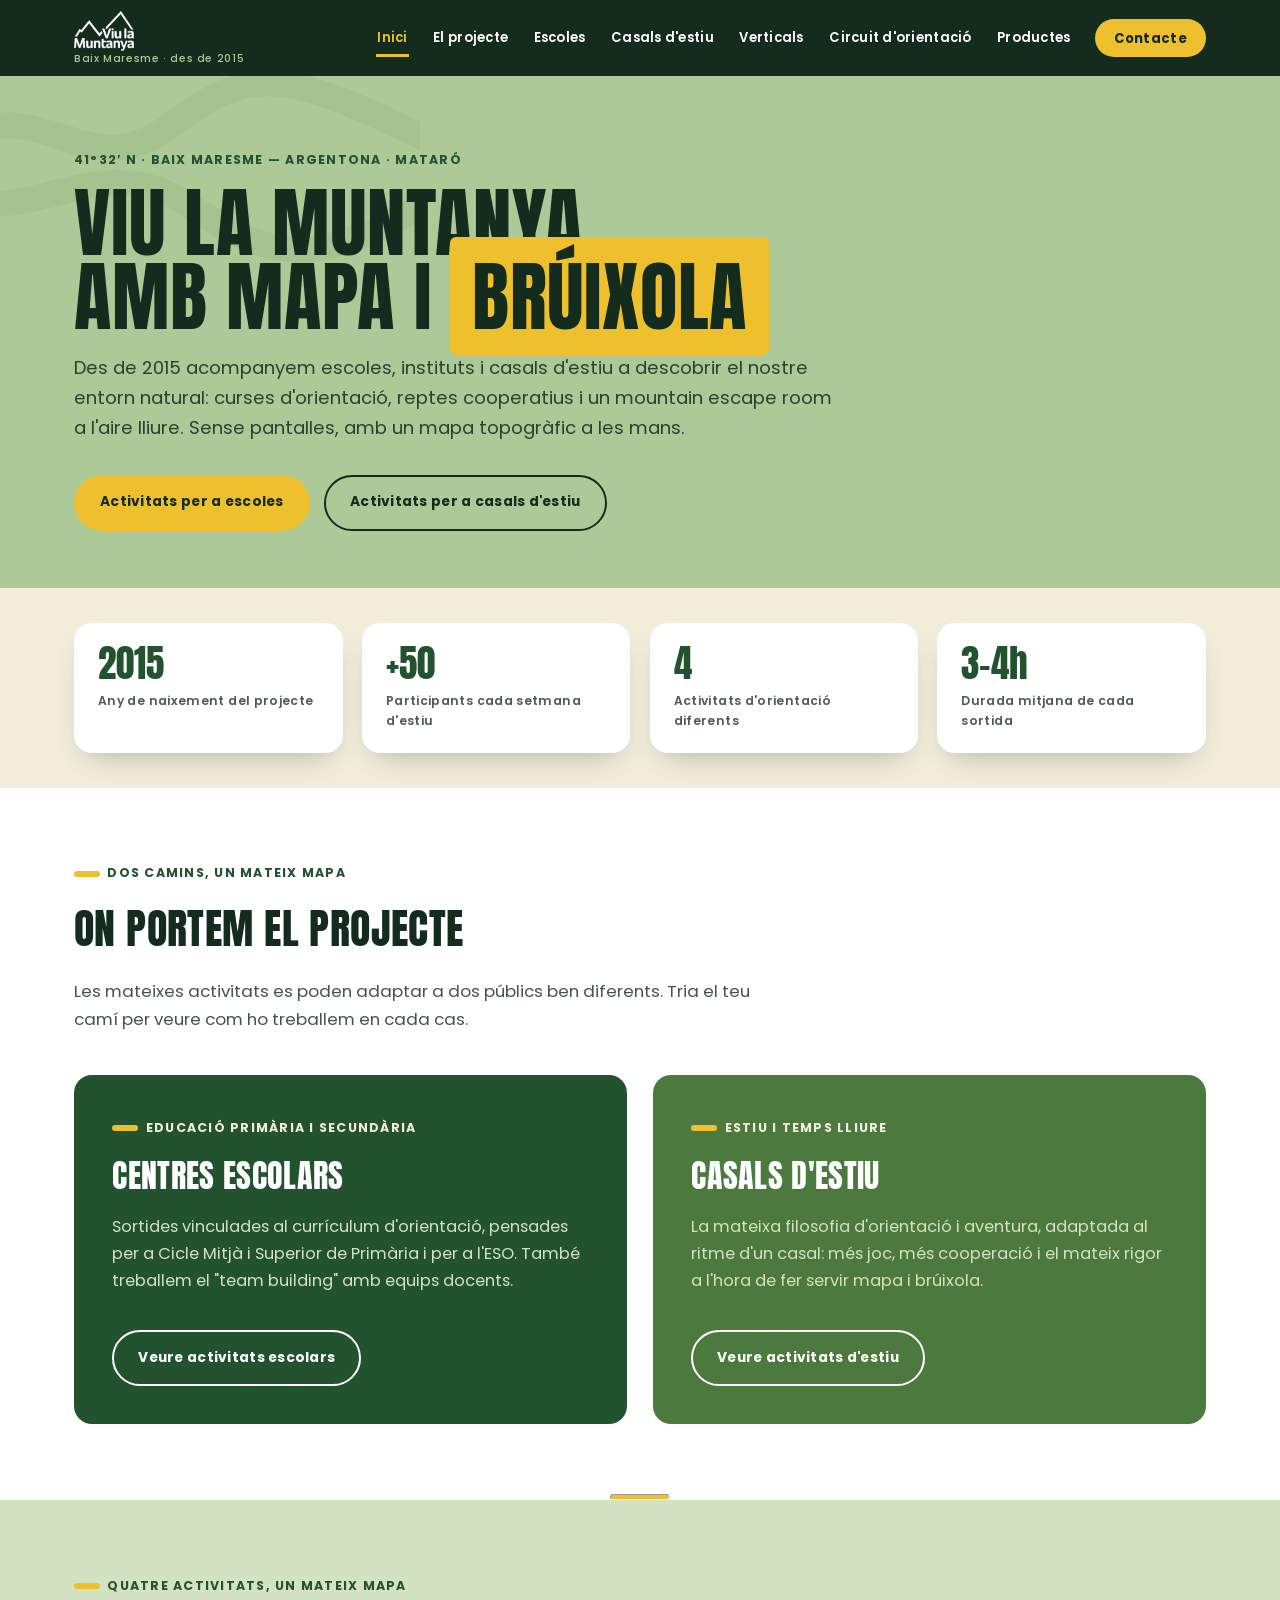
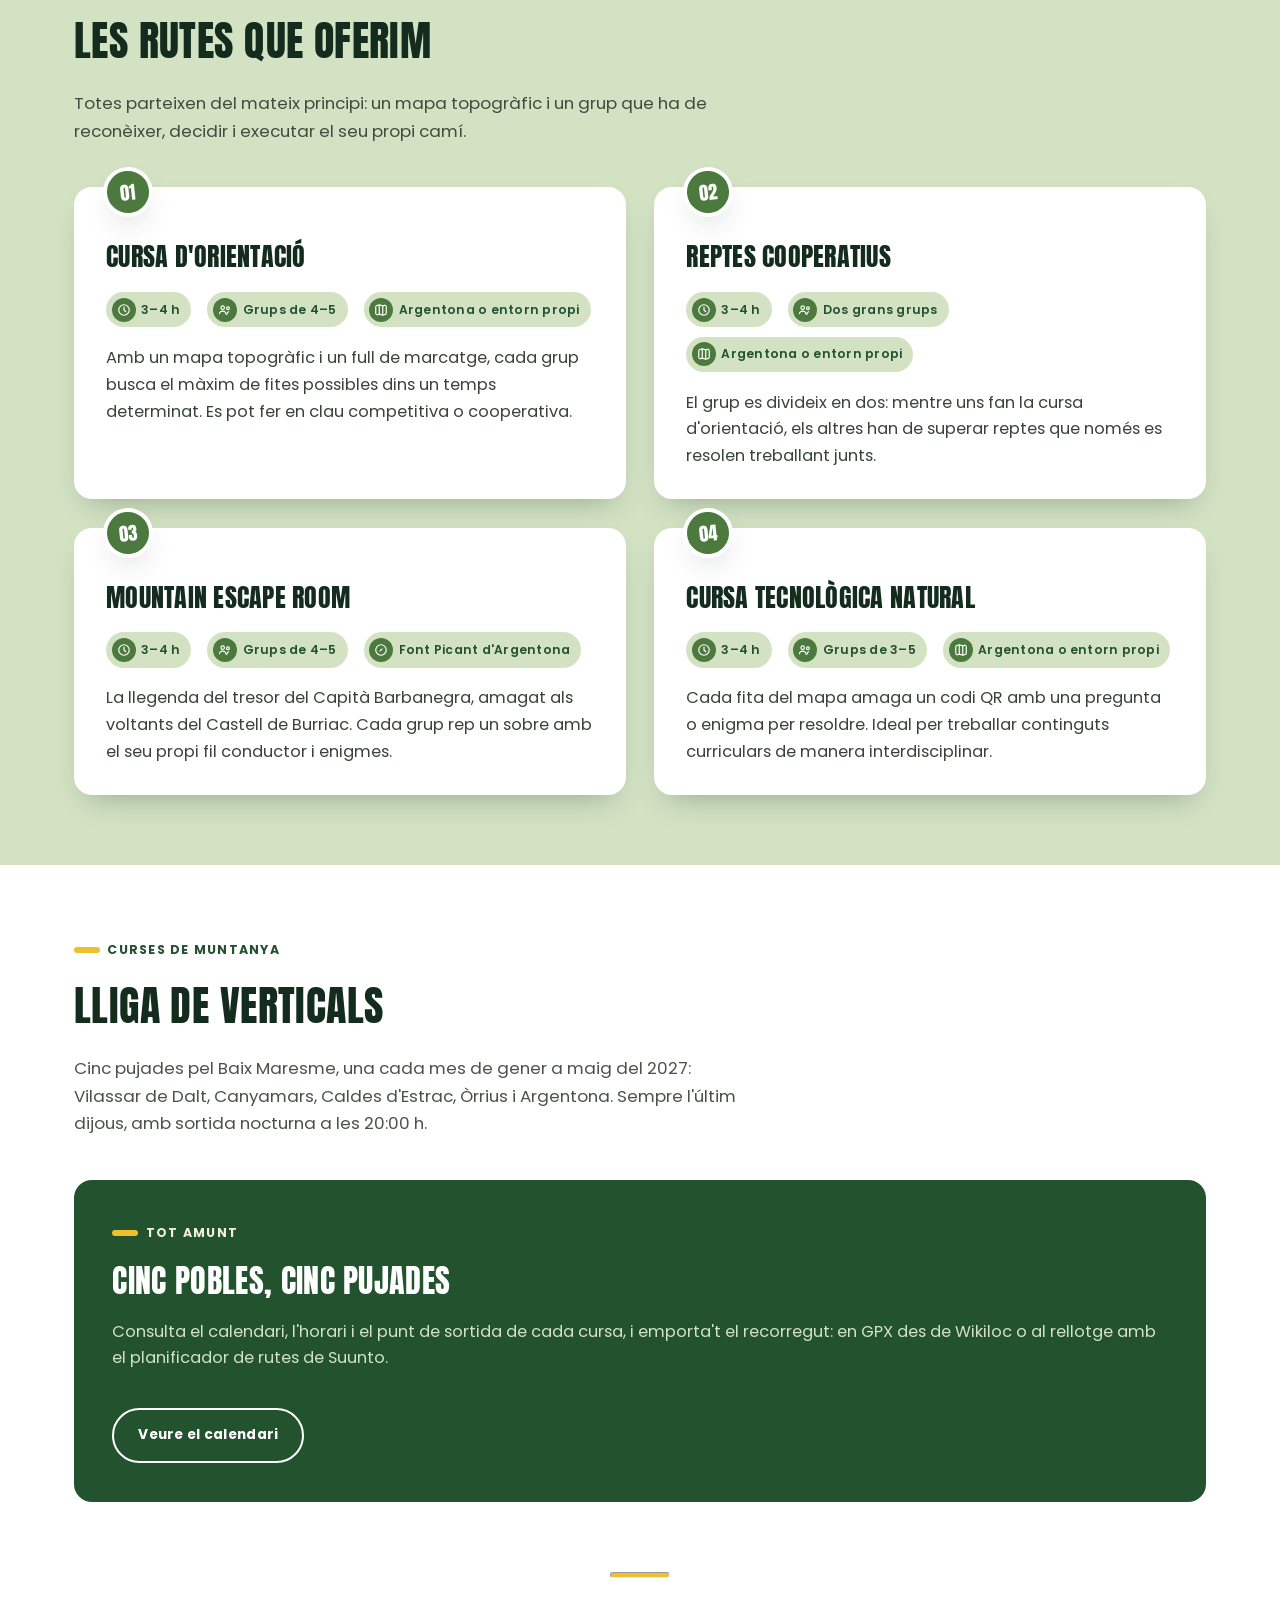
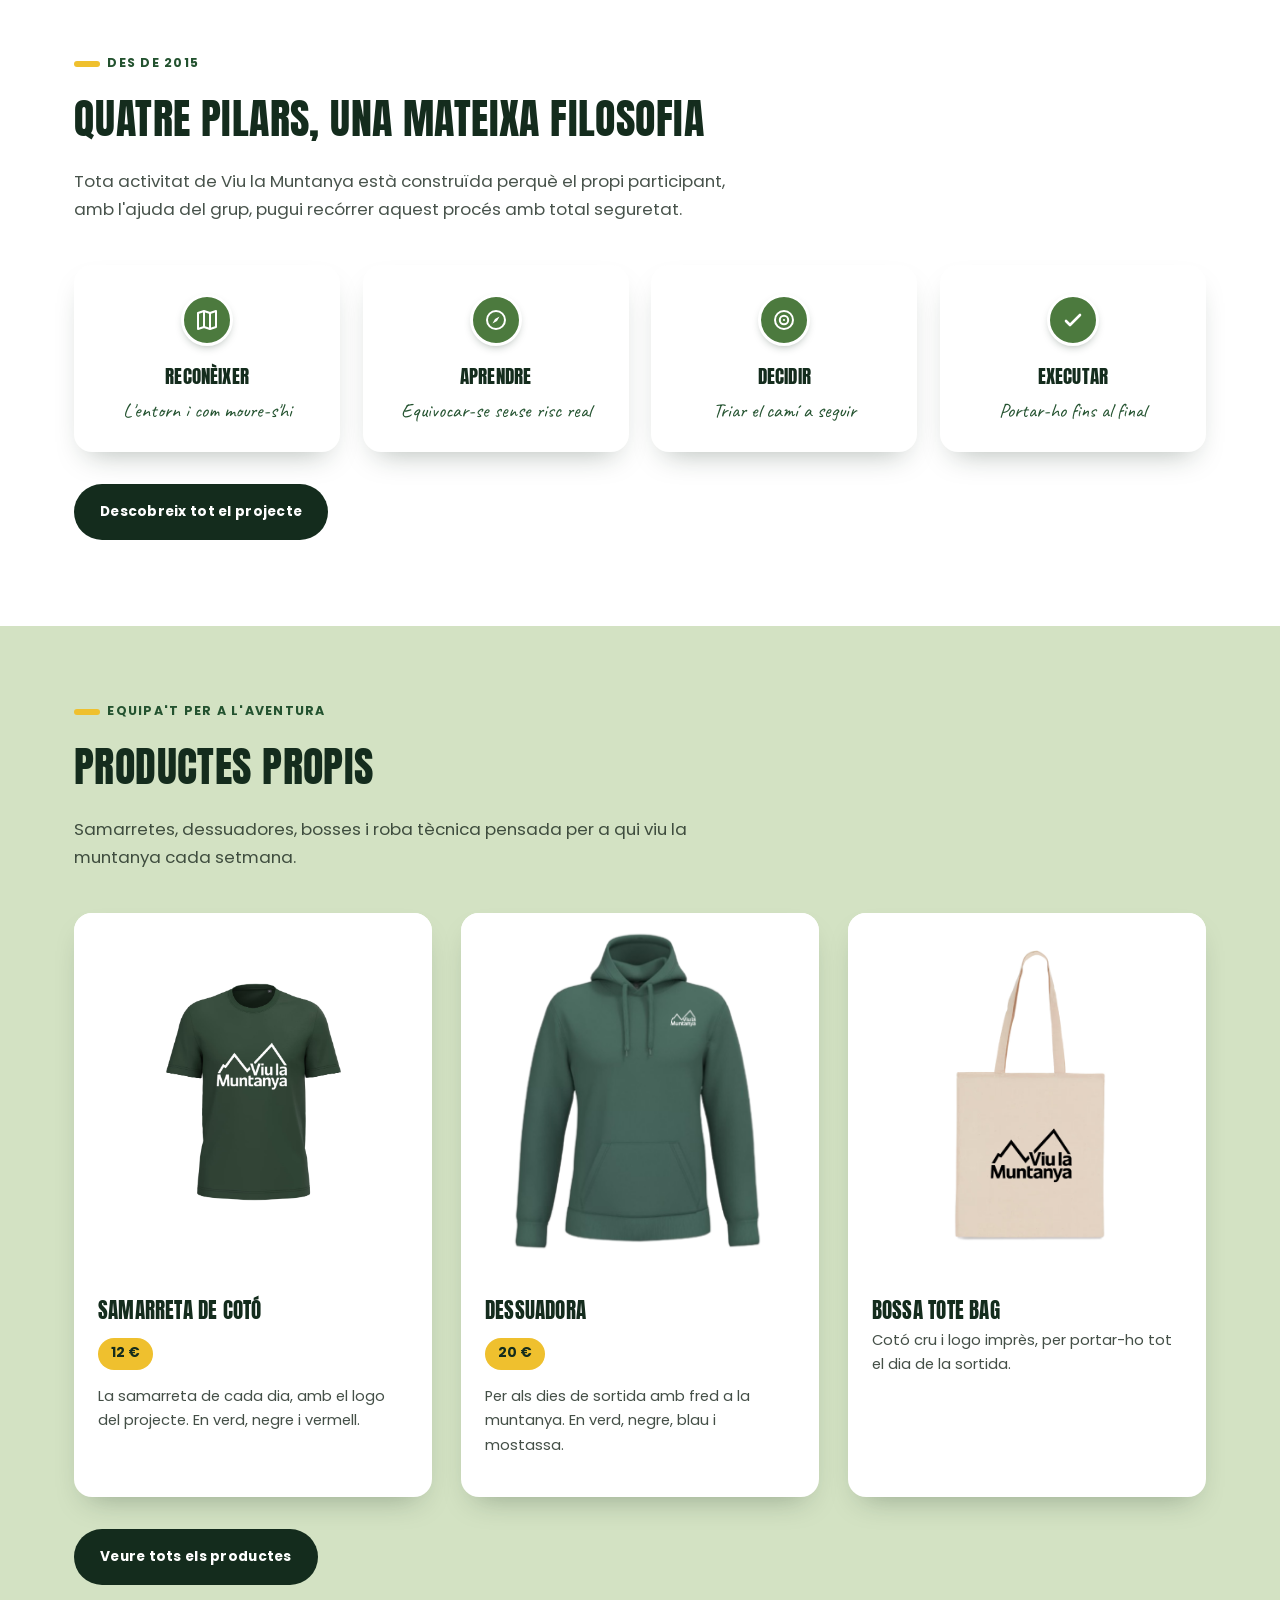
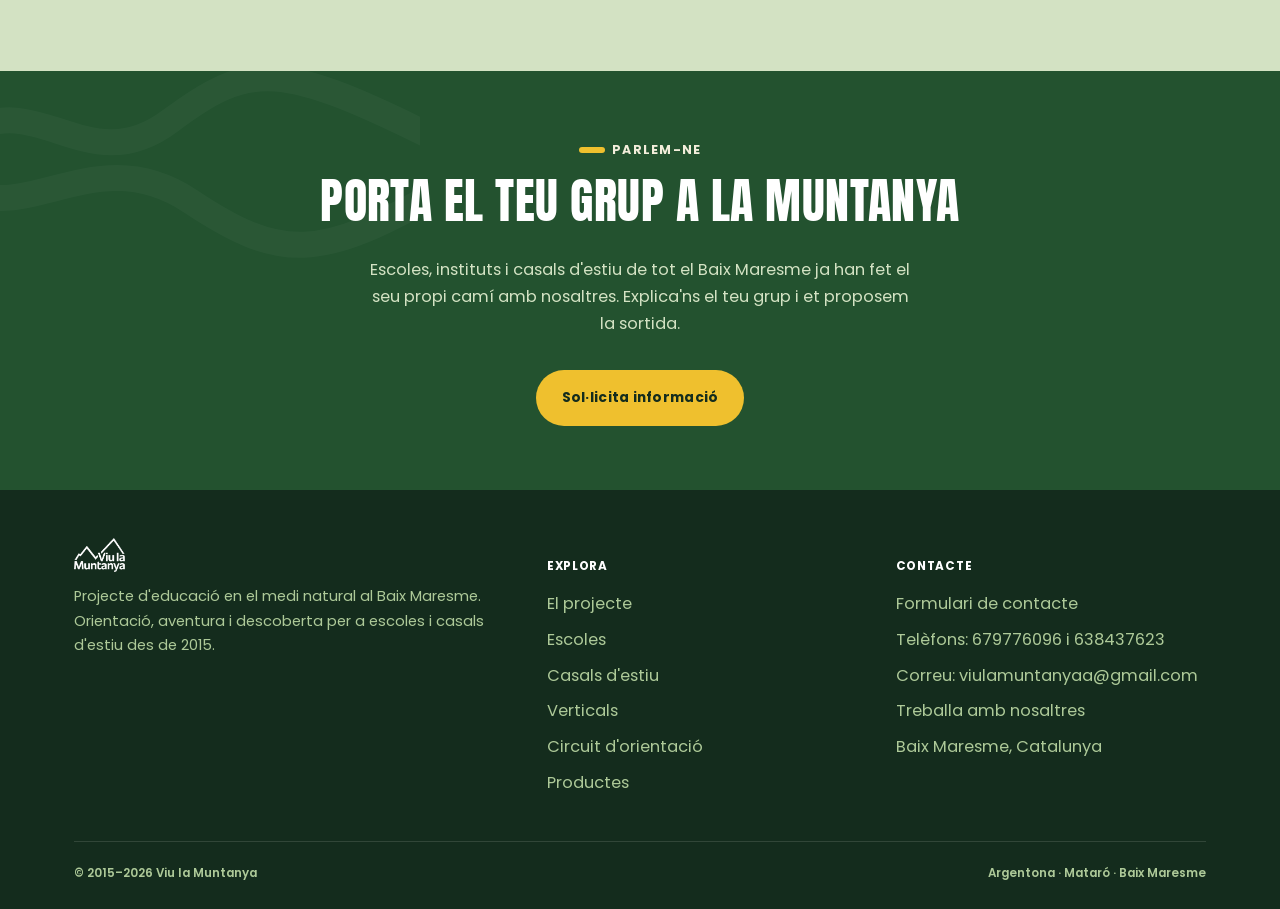
<file: index.html>
<!doctype html>
<html lang="ca">
<head>
<meta charset="UTF-8">
<meta name="viewport" content="width=device-width, initial-scale=1">
<title>Viu la Muntanya — Orientació i aventura al Baix Maresme</title>
<meta name="description" content="Des de 2015 portem escoles, instituts i casals d'estiu a descobrir el Baix Maresme amb mapa, brúixola i esperit d'aventura. Curses d'orientació, reptes cooperatius, mountain escape room i la Lliga de Verticals.">
<link rel="icon" href="assets/favicon.png?v=2" sizes="64x64" type="image/png">
<link rel="icon" type="image/svg+xml" href="assets/favicon.svg?v=2">
<link rel="apple-touch-icon" href="assets/img/logo/apple-touch-icon.png?v=2">
<link rel="preconnect" href="https://fonts.googleapis.com">
<link rel="preconnect" href="https://fonts.gstatic.com" crossorigin>
<link href="https://fonts.googleapis.com/css2?family=Anton&family=Poppins:wght@400;500;600;700;800&family=Caveat:wght@600;700&display=swap" rel="stylesheet">
<link rel="stylesheet" href="css/styles.css">
</head>
<body>

<svg style="display:none" aria-hidden="true">
  <symbol id="icon-clock" viewBox="0 0 24 24"><circle cx="12" cy="12" r="9" fill="none" stroke="currentColor" stroke-width="2"/><path d="M12 7v5l3 3" fill="none" stroke="currentColor" stroke-width="2" stroke-linecap="round"/></symbol>
  <symbol id="icon-users" viewBox="0 0 24 24"><circle cx="8" cy="8" r="3" fill="none" stroke="currentColor" stroke-width="2"/><path d="M2 20c0-3.3 2.7-6 6-6s6 2.7 6 6" fill="none" stroke="currentColor" stroke-width="2"/><circle cx="17" cy="9" r="2.4" fill="none" stroke="currentColor" stroke-width="2"/><path d="M15 20c0-2.6 1.8-4.7 4-5.4" fill="none" stroke="currentColor" stroke-width="2"/></symbol>
  <symbol id="icon-map" viewBox="0 0 24 24"><path d="M9 3 3 5v16l6-2 6 2 6-2V3l-6 2-6-2Z" fill="none" stroke="currentColor" stroke-width="2" stroke-linejoin="round"/><line x1="9" y1="3" x2="9" y2="19" stroke="currentColor" stroke-width="2"/><line x1="15" y1="5" x2="15" y2="21" stroke="currentColor" stroke-width="2"/></symbol>
  <symbol id="icon-compass" viewBox="0 0 24 24"><circle cx="12" cy="12" r="9" fill="none" stroke="currentColor" stroke-width="2"/><path d="M15.5 8.5 13 13l-4.5 2.5L11 11z" fill="currentColor"/></symbol>
  <symbol id="icon-menu" viewBox="0 0 24 24"><line x1="4" y1="7" x2="20" y2="7" stroke="currentColor" stroke-width="2"/><line x1="4" y1="12" x2="20" y2="12" stroke="currentColor" stroke-width="2"/><line x1="4" y1="17" x2="20" y2="17" stroke="currentColor" stroke-width="2"/></symbol>
  <symbol id="icon-close" viewBox="0 0 24 24"><line x1="5" y1="5" x2="19" y2="19" stroke="currentColor" stroke-width="2"/><line x1="19" y1="5" x2="5" y2="19" stroke="currentColor" stroke-width="2"/></symbol>
  <symbol id="icon-target" viewBox="0 0 24 24"><circle cx="12" cy="12" r="9" fill="none" stroke="currentColor" stroke-width="2"/><circle cx="12" cy="12" r="4.2" fill="none" stroke="currentColor" stroke-width="2"/><circle cx="12" cy="12" r="1.1" fill="currentColor"/></symbol>
  <symbol id="icon-check" viewBox="0 0 24 24"><path d="M5 13l4 4L19 7" fill="none" stroke="currentColor" stroke-width="2.6" stroke-linecap="round" stroke-linejoin="round"/></symbol>
</svg>

<header class="site-header">
  <div class="container">
    <a href="index.html" class="brand">
      <img class="brand__logo" src="assets/img/logo/logo-blanc.png" alt="Viu la Muntanya" width="363" height="241">
      <span class="brand__tag">Baix Maresme · des de 2015</span>
    </a>
    <button class="nav__toggle" aria-label="Obrir menú" aria-expanded="false">
      <svg width="22" height="22"><use href="#icon-menu"/></svg>
    </button>
    <nav class="nav" aria-label="Navegació principal">
      <ul class="nav__list">
        <li><a href="index.html" aria-current="page">Inici</a></li>
        <li><a href="projecte.html">El projecte</a></li>
        <li><a href="escoles.html">Escoles</a></li>
        <li><a href="casals.html">Casals d'estiu</a></li>
        <li><a href="verticals.html">Verticals</a></li>
        <li><a href="circuit-orientacio.html">Circuit d'orientació</a></li>
        <li><a href="productes.html">Productes</a></li>
        <li><a href="contacte.html" class="nav__cta">Contacte</a></li>
      </ul>
    </nav>
  </div>
</header>

<main>

  <section class="hero topo-bg">
    <div class="container">
      <p class="hero__coords">41°32′ N · Baix Maresme — Argentona · Mataró</p>
      <h1>Viu la muntanya <br class="hero__linebreak">amb mapa i <mark>brúixola</mark></h1>
      <p class="hero__lede">Des de 2015 acompanyem escoles, instituts i casals d'estiu a descobrir el nostre entorn natural: curses d'orientació, reptes cooperatius i un mountain escape room a l'aire lliure. Sense pantalles, amb un mapa topogràfic a les mans.</p>
      <div class="hero__actions">
        <a href="escoles.html" class="btn btn--primary">Activitats per a escoles</a>
        <a href="casals.html" class="btn btn--outline">Activitats per a casals d'estiu</a>
      </div>
    </div>
  </section>

  <section class="stats">
    <div class="container stats__grid">
      <div class="stat reveal">
        <div class="stat__num">2015</div>
        <div class="stat__label">Any de naixement del projecte</div>
      </div>
      <div class="stat reveal">
        <div class="stat__num">+50</div>
        <div class="stat__label">Participants cada setmana d'estiu</div>
      </div>
      <div class="stat reveal">
        <div class="stat__num">4</div>
        <div class="stat__label">Activitats d'orientació diferents</div>
      </div>
      <div class="stat reveal">
        <div class="stat__num">3–4h</div>
        <div class="stat__label">Durada mitjana de cada sortida</div>
      </div>
    </div>
  </section>

  <section class="section">
    <div class="container">
      <div class="section__head">
        <span class="eyebrow">Dos camins, un mateix mapa</span>
        <h2>On portem el projecte</h2>
        <p>Les mateixes activitats es poden adaptar a dos públics ben diferents. Tria el teu camí per veure com ho treballem en cada cas.</p>
      </div>
      <div class="fork">
        <article class="fork__card reveal">
          <span class="eyebrow eyebrow--onDark">Educació primària i secundària</span>
          <h3>Centres escolars</h3>
          <p>Sortides vinculades al currículum d'orientació, pensades per a Cicle Mitjà i Superior de Primària i per a l'ESO. També treballem el "team building" amb equips docents.</p>
          <a href="escoles.html" class="btn btn--ghost">Veure activitats escolars</a>
        </article>
        <article class="fork__card reveal">
          <span class="eyebrow eyebrow--onDark">Estiu i temps lliure</span>
          <h3>Casals d'estiu</h3>
          <p>La mateixa filosofia d'orientació i aventura, adaptada al ritme d'un casal: més joc, més cooperació i el mateix rigor a l'hora de fer servir mapa i brúixola.</p>
          <a href="casals.html" class="btn btn--ghost">Veure activitats d'estiu</a>
        </article>
      </div>
    </div>
  </section>

  <hr class="divider-trail">

  <section class="section section--alt">
    <div class="container">
      <div class="section__head">
        <span class="eyebrow">Quatre activitats, un mateix mapa</span>
        <h2>Les rutes que oferim</h2>
        <p>Totes parteixen del mateix principi: un mapa topogràfic i un grup que ha de reconèixer, decidir i executar el seu propi camí.</p>
      </div>
      <div class="routes">
        <article class="route-card reveal">
          <span class="route-card__badge">01</span>
          <h3>Cursa d'orientació</h3>
          <div class="route-card__meta">
            <span><svg><use href="#icon-clock"/></svg>3–4 h</span>
            <span><svg><use href="#icon-users"/></svg>Grups de 4–5</span>
            <span><svg><use href="#icon-map"/></svg>Argentona o entorn propi</span>
          </div>
          <p>Amb un mapa topogràfic i un full de marcatge, cada grup busca el màxim de fites possibles dins un temps determinat. Es pot fer en clau competitiva o cooperativa.</p>
        </article>
        <article class="route-card reveal">
          <span class="route-card__badge">02</span>
          <h3>Reptes cooperatius</h3>
          <div class="route-card__meta">
            <span><svg><use href="#icon-clock"/></svg>3–4 h</span>
            <span><svg><use href="#icon-users"/></svg>Dos grans grups</span>
            <span><svg><use href="#icon-map"/></svg>Argentona o entorn propi</span>
          </div>
          <p>El grup es divideix en dos: mentre uns fan la cursa d'orientació, els altres han de superar reptes que només es resolen treballant junts.</p>
        </article>
        <article class="route-card reveal">
          <span class="route-card__badge">03</span>
          <h3>Mountain Escape Room</h3>
          <div class="route-card__meta">
            <span><svg><use href="#icon-clock"/></svg>3–4 h</span>
            <span><svg><use href="#icon-users"/></svg>Grups de 4–5</span>
            <span><svg><use href="#icon-compass"/></svg>Font Picant d'Argentona</span>
          </div>
          <p>La llegenda del tresor del Capità Barbanegra, amagat als voltants del Castell de Burriac. Cada grup rep un sobre amb el seu propi fil conductor i enigmes.</p>
        </article>
        <article class="route-card reveal">
          <span class="route-card__badge">04</span>
          <h3>Cursa tecnològica natural</h3>
          <div class="route-card__meta">
            <span><svg><use href="#icon-clock"/></svg>3–4 h</span>
            <span><svg><use href="#icon-users"/></svg>Grups de 3–5</span>
            <span><svg><use href="#icon-map"/></svg>Argentona o entorn propi</span>
          </div>
          <p>Cada fita del mapa amaga un codi QR amb una pregunta o enigma per resoldre. Ideal per treballar continguts curriculars de manera interdisciplinar.</p>
        </article>
      </div>
    </div>
  </section>


  <section class="section">
    <div class="container">
      <div class="section__head">
        <span class="eyebrow">Curses de muntanya</span>
        <h2>Lliga de Verticals</h2>
        <p>Cinc pujades pel Baix Maresme, una cada mes de gener a maig del 2027: Vilassar de Dalt, Canyamars, Caldes d'Estrac, Òrrius i Argentona. Sempre l'últim dijous, amb sortida nocturna a les 20:00 h.</p>
      </div>
      <div class="fork fork--single">
        <article class="fork__card reveal">
          <span class="eyebrow eyebrow--onDark">Tot amunt</span>
          <h3>Cinc pobles, cinc pujades</h3>
          <p>Consulta el calendari, l'horari i el punt de sortida de cada cursa, i emporta't el recorregut: en GPX des de Wikiloc o al rellotge amb el planificador de rutes de Suunto.</p>
          <a href="verticals.html" class="btn btn--ghost">Veure el calendari</a>
        </article>
      </div>
    </div>
  </section>

  <hr class="divider-trail">

  <section class="section">
    <div class="container">
      <div class="section__head">
        <span class="eyebrow">Des de 2015</span>
        <h2>Quatre pilars, una mateixa filosofia</h2>
        <p>Tota activitat de Viu la Muntanya està construïda perquè el propi participant, amb l'ajuda del grup, pugui recórrer aquest procés amb total seguretat.</p>
      </div>
      <div class="pillars">
        <div class="pillar reveal"><span class="icon-badge"><svg><use href="#icon-map"/></svg></span><h4>Reconèixer</h4><p>L'entorn i com moure-s'hi</p></div>
        <div class="pillar reveal"><span class="icon-badge"><svg><use href="#icon-compass"/></svg></span><h4>Aprendre</h4><p>Equivocar-se sense risc real</p></div>
        <div class="pillar reveal"><span class="icon-badge"><svg><use href="#icon-target"/></svg></span><h4>Decidir</h4><p>Triar el camí a seguir</p></div>
        <div class="pillar reveal"><span class="icon-badge"><svg><use href="#icon-check"/></svg></span><h4>Executar</h4><p>Portar-ho fins al final</p></div>
      </div>
      <p style="margin-top:2rem"><a href="projecte.html" class="btn btn--dark">Descobreix tot el projecte</a></p>
    </div>
  </section>

  <section class="section section--alt">
    <div class="container">
      <div class="section__head">
        <span class="eyebrow">Equipa't per a l'aventura</span>
        <h2>Productes propis</h2>
        <p>Samarretes, dessuadores, bosses i roba tècnica pensada per a qui viu la muntanya cada setmana.</p>
      </div>
      <div class="products">
        <article class="product-card reveal">
          <div class="product-card__gallery product-card__gallery--mockup product-card__gallery--single">
            <img src="assets/img/productes/samarreta-verda.png" alt="Samarreta de cotó Viu la Muntanya" loading="lazy">
          </div>
          <div class="product-card__body">
            <h3>Samarreta de cotó</h3>
            <span class="price-tag">12 €</span>
            <p>La samarreta de cada dia, amb el logo del projecte. En verd, negre i vermell.</p>
          </div>
        </article>
        <article class="product-card reveal">
          <div class="product-card__gallery product-card__gallery--mockup product-card__gallery--single">
            <img src="assets/img/productes/dessuadora-verda.png" alt="Dessuadora Viu la Muntanya" loading="lazy">
          </div>
          <div class="product-card__body">
            <h3>Dessuadora</h3>
            <span class="price-tag">20 €</span>
            <p>Per als dies de sortida amb fred a la muntanya. En verd, negre, blau i mostassa.</p>
          </div>
        </article>
        <article class="product-card reveal">
          <div class="product-card__gallery product-card__gallery--mockup product-card__gallery--single">
            <img src="assets/img/productes/bossa-tote-bag.png" alt="Bossa tote bag Viu la Muntanya" loading="lazy">
          </div>
          <div class="product-card__body">
            <h3>Bossa tote bag</h3>
            <p>Cotó cru i logo imprès, per portar-ho tot el dia de la sortida.</p>
          </div>
        </article>
      </div>
      <p style="margin-top:2rem"><a href="productes.html" class="btn btn--dark">Veure tots els productes</a></p>
    </div>
  </section>

  <section class="cta-final topo-bg topo-bg--dark">
    <div class="container">
      <span class="eyebrow eyebrow--onDark">Parlem-ne</span>
      <h2>Porta el teu grup a la muntanya</h2>
      <p>Escoles, instituts i casals d'estiu de tot el Baix Maresme ja han fet el seu propi camí amb nosaltres. Explica'ns el teu grup i et proposem la sortida.</p>
      <div class="hero__actions">
        <a href="contacte.html" class="btn btn--primary">Sol·licita informació</a>
      </div>
    </div>
  </section>

</main>

<footer class="site-footer">
  <div class="container">
    <div class="footer__grid">
      <div>
        <div class="footer__brand">
          <img src="assets/img/logo/logo-blanc.png" alt="Viu la Muntanya" width="363" height="241" loading="lazy">
        </div>
        <p>Projecte d'educació en el medi natural al Baix Maresme. Orientació, aventura i descoberta per a escoles i casals d'estiu des de 2015.</p>
      </div>
      <div class="footer">
        <h5>Explora</h5>
        <ul class="footer__links">
          <li><a href="projecte.html">El projecte</a></li>
          <li><a href="escoles.html">Escoles</a></li>
          <li><a href="casals.html">Casals d'estiu</a></li>
          <li><a href="verticals.html">Verticals</a></li>
          <li><a href="circuit-orientacio.html">Circuit d'orientació</a></li>
          <li><a href="productes.html">Productes</a></li>
        </ul>
      </div>
      <div class="footer">
        <h5>Contacte</h5>
        <ul class="footer__links">
          <li><a href="contacte.html">Formulari de contacte</a></li>
          <li>Telèfons: 679776096 i 638437623</li>
          <li>Correu: viulamuntanyaa@gmail.com</li>          
          <li><a href="treballa.html">Treballa amb nosaltres</a></li>
          <li>Baix Maresme, Catalunya</li>
        </ul>
      </div>
    </div>
    <div class="footer__bottom">
      <span>© 2015–2026 Viu la Muntanya</span>
      <span>Argentona · Mataró · Baix Maresme</span>
    </div>
  </div>
</footer>

<script src="js/main.js"></script>
</body>
</html>
</file>
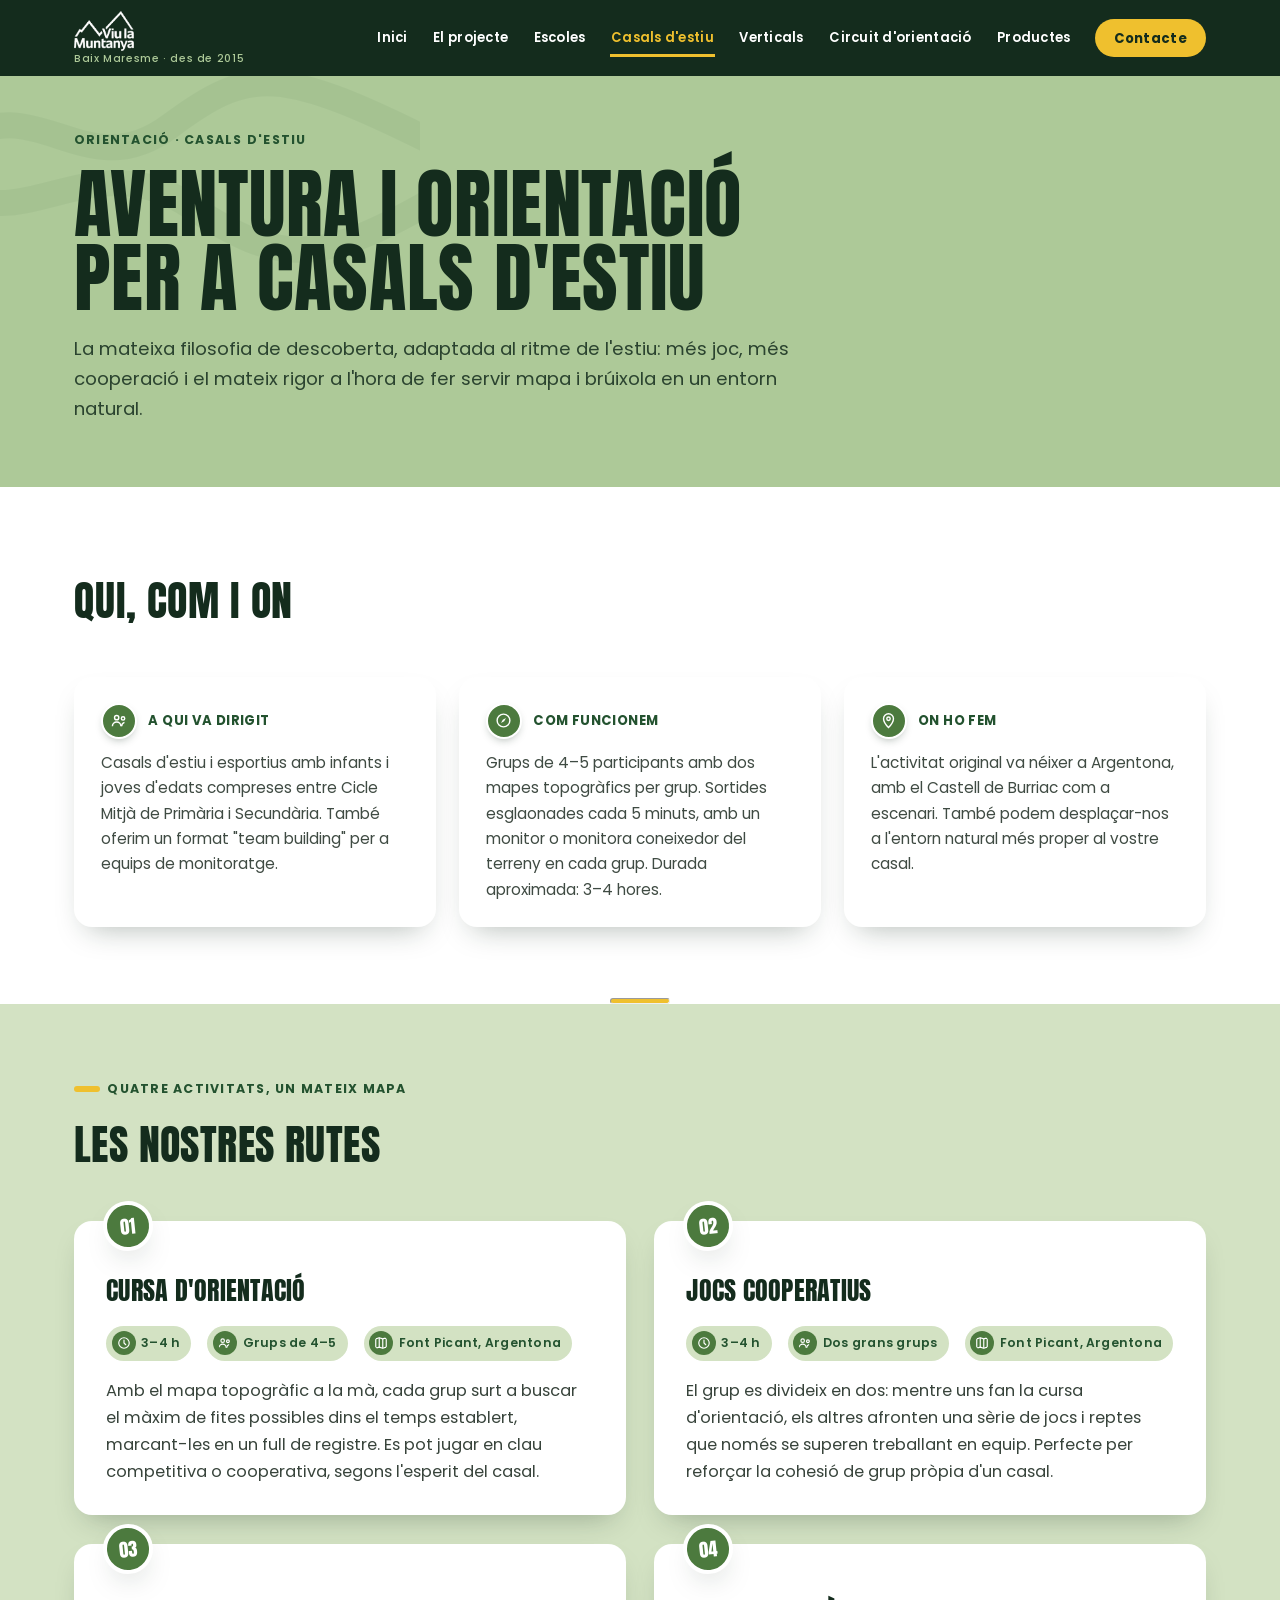
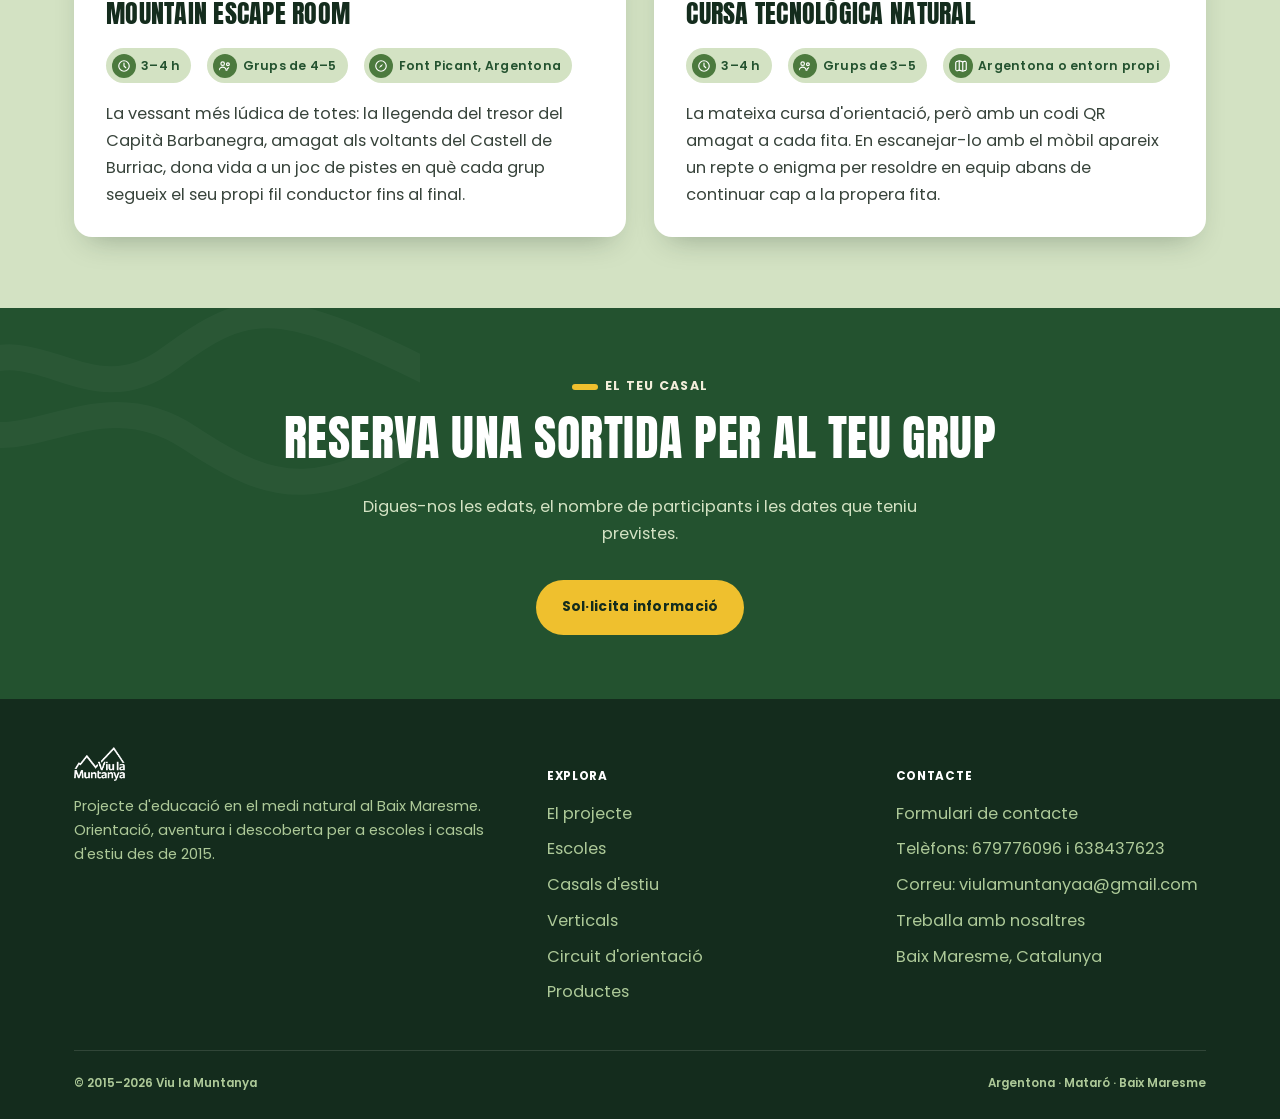
<file: casals.html>
<!doctype html>
<html lang="ca">
<head>
<meta charset="UTF-8">
<meta name="viewport" content="width=device-width, initial-scale=1">
<title>Orientació en casals d'estiu — Viu la Muntanya</title>
<meta name="description" content="Activitats d'orientació i aventura per a casals d'estiu i esportius del Baix Maresme: cursa d'orientació, jocs cooperatius, mountain escape room i cursa tecnològica natural.">
<link rel="icon" href="assets/favicon.png?v=2" sizes="64x64" type="image/png">
<link rel="icon" type="image/svg+xml" href="assets/favicon.svg?v=2">
<link rel="apple-touch-icon" href="assets/img/logo/apple-touch-icon.png?v=2">
<link rel="preconnect" href="https://fonts.googleapis.com">
<link rel="preconnect" href="https://fonts.gstatic.com" crossorigin>
<link href="https://fonts.googleapis.com/css2?family=Anton&family=Poppins:wght@400;500;600;700;800&family=Caveat:wght@600;700&display=swap" rel="stylesheet">
<link rel="stylesheet" href="css/styles.css">
</head>
<body>

<svg style="display:none" aria-hidden="true">
  <symbol id="icon-clock" viewBox="0 0 24 24"><circle cx="12" cy="12" r="9" fill="none" stroke="currentColor" stroke-width="2"/><path d="M12 7v5l3 3" fill="none" stroke="currentColor" stroke-width="2" stroke-linecap="round"/></symbol>
  <symbol id="icon-users" viewBox="0 0 24 24"><circle cx="8" cy="8" r="3" fill="none" stroke="currentColor" stroke-width="2"/><path d="M2 20c0-3.3 2.7-6 6-6s6 2.7 6 6" fill="none" stroke="currentColor" stroke-width="2"/><circle cx="17" cy="9" r="2.4" fill="none" stroke="currentColor" stroke-width="2"/><path d="M15 20c0-2.6 1.8-4.7 4-5.4" fill="none" stroke="currentColor" stroke-width="2"/></symbol>
  <symbol id="icon-map" viewBox="0 0 24 24"><path d="M9 3 3 5v16l6-2 6 2 6-2V3l-6 2-6-2Z" fill="none" stroke="currentColor" stroke-width="2" stroke-linejoin="round"/><line x1="9" y1="3" x2="9" y2="19" stroke="currentColor" stroke-width="2"/><line x1="15" y1="5" x2="15" y2="21" stroke="currentColor" stroke-width="2"/></symbol>
  <symbol id="icon-compass" viewBox="0 0 24 24"><circle cx="12" cy="12" r="9" fill="none" stroke="currentColor" stroke-width="2"/><path d="M15.5 8.5 13 13l-4.5 2.5L11 11z" fill="currentColor"/></symbol>
  <symbol id="icon-menu" viewBox="0 0 24 24"><line x1="4" y1="7" x2="20" y2="7" stroke="currentColor" stroke-width="2"/><line x1="4" y1="12" x2="20" y2="12" stroke="currentColor" stroke-width="2"/><line x1="4" y1="17" x2="20" y2="17" stroke="currentColor" stroke-width="2"/></symbol>
  <symbol id="icon-pin" viewBox="0 0 24 24"><path d="M12 22s7-7.4 7-12.6A7 7 0 0 0 5 9.4C5 14.6 12 22 12 22Z" fill="none" stroke="currentColor" stroke-width="2"/><circle cx="12" cy="9.5" r="2.4" fill="none" stroke="currentColor" stroke-width="2"/></symbol>
</svg>

<header class="site-header">
  <div class="container">
    <a href="index.html" class="brand">
      <img class="brand__logo" src="assets/img/logo/logo-blanc.png" alt="Viu la Muntanya" width="363" height="241">
      <span class="brand__tag">Baix Maresme · des de 2015</span>
    </a>
    <button class="nav__toggle" aria-label="Obrir menú" aria-expanded="false">
      <svg width="22" height="22"><use href="#icon-menu"/></svg>
    </button>
    <nav class="nav" aria-label="Navegació principal">
      <ul class="nav__list">
        <li><a href="index.html">Inici</a></li>
        <li><a href="projecte.html">El projecte</a></li>
        <li><a href="escoles.html">Escoles</a></li>
        <li><a href="casals.html" aria-current="page">Casals d'estiu</a></li>
        <li><a href="verticals.html">Verticals</a></li>
        <li><a href="circuit-orientacio.html">Circuit d'orientació</a></li>
        <li><a href="productes.html">Productes</a></li>
        <li><a href="contacte.html" class="nav__cta">Contacte</a></li>
      </ul>
    </nav>
  </div>
</header>

<main>

  <section class="hero hero--page topo-bg">
    <div class="container">
      <p class="hero__coords">Orientació · Casals d'estiu</p>
      <h1>Aventura i orientació <br class="hero__linebreak">per a casals d'estiu</h1>
      <p class="hero__lede">La mateixa filosofia de descoberta, adaptada al ritme de l'estiu: més joc, més cooperació i el mateix rigor a l'hora de fer servir mapa i brúixola en un entorn natural.</p>
    </div>
  </section>

  <section class="section">
    <div class="container">
      <div class="section__head">
        <h2>Qui, com i on</h2>
      </div>
      <div class="infobar">
        <div class="infobox reveal">
          <h4><span class="icon-badge icon-badge--sm"><svg><use href="#icon-users"/></svg></span>A qui va dirigit</h4>
          <p>Casals d'estiu i esportius amb infants i joves d'edats compreses entre Cicle Mitjà de Primària i Secundària. També oferim un format "team building" per a equips de monitoratge.</p>
        </div>
        <div class="infobox reveal">
          <h4><span class="icon-badge icon-badge--sm"><svg><use href="#icon-compass"/></svg></span>Com funcionem</h4>
          <p>Grups de 4–5 participants amb dos mapes topogràfics per grup. Sortides esglaonades cada 5 minuts, amb un monitor o monitora coneixedor del terreny en cada grup. Durada aproximada: 3–4 hores.</p>
        </div>
        <div class="infobox reveal">
          <h4><span class="icon-badge icon-badge--sm"><svg><use href="#icon-pin"/></svg></span>On ho fem</h4>
          <p>L'activitat original va néixer a Argentona, amb el Castell de Burriac com a escenari. També podem desplaçar-nos a l'entorn natural més proper al vostre casal.</p>
        </div>
      </div>
    </div>
  </section>

  <hr class="divider-trail">

  <section class="section section--alt">
    <div class="container">
      <div class="section__head">
        <span class="eyebrow">Quatre activitats, un mateix mapa</span>
        <h2>Les nostres rutes</h2>
      </div>
      <div class="routes">

        <article class="route-card reveal" id="cursa-orientacio">
          <span class="route-card__badge">01</span>
          <h3>Cursa d'orientació</h3>
          <div class="route-card__meta">
            <span><svg><use href="#icon-clock"/></svg>3–4 h</span>
            <span><svg><use href="#icon-users"/></svg>Grups de 4–5</span>
            <span><svg><use href="#icon-map"/></svg>Font Picant, Argentona</span>
          </div>
          <p>Amb el mapa topogràfic a la mà, cada grup surt a buscar el màxim de fites possibles dins el temps establert, marcant-les en un full de registre. Es pot jugar en clau competitiva o cooperativa, segons l'esperit del casal.</p>
        </article>

        <article class="route-card reveal" id="jocs-cooperatius">
          <span class="route-card__badge">02</span>
          <h3>Jocs cooperatius</h3>
          <div class="route-card__meta">
            <span><svg><use href="#icon-clock"/></svg>3–4 h</span>
            <span><svg><use href="#icon-users"/></svg>Dos grans grups</span>
            <span><svg><use href="#icon-map"/></svg>Font Picant, Argentona</span>
          </div>
          <p>El grup es divideix en dos: mentre uns fan la cursa d'orientació, els altres afronten una sèrie de jocs i reptes que només se superen treballant en equip. Perfecte per reforçar la cohesió de grup pròpia d'un casal.</p>
        </article>

        <article class="route-card reveal" id="mountain-escape-room">
          <span class="route-card__badge">03</span>
          <h3>Mountain Escape Room</h3>
          <div class="route-card__meta">
            <span><svg><use href="#icon-clock"/></svg>3–4 h</span>
            <span><svg><use href="#icon-users"/></svg>Grups de 4–5</span>
            <span><svg><use href="#icon-compass"/></svg>Font Picant, Argentona</span>
          </div>
          <p>La vessant més lúdica de totes: la llegenda del tresor del Capità Barbanegra, amagat als voltants del Castell de Burriac, dona vida a un joc de pistes en què cada grup segueix el seu propi fil conductor fins al final.</p>
        </article>

        <article class="route-card reveal" id="cursa-tecnologica">
          <span class="route-card__badge">04</span>
          <h3>Cursa tecnològica natural</h3>
          <div class="route-card__meta">
            <span><svg><use href="#icon-clock"/></svg>3–4 h</span>
            <span><svg><use href="#icon-users"/></svg>Grups de 3–5</span>
            <span><svg><use href="#icon-map"/></svg>Argentona o entorn propi</span>
          </div>
          <p>La mateixa cursa d'orientació, però amb un codi QR amagat a cada fita. En escanejar-lo amb el mòbil apareix un repte o enigma per resoldre en equip abans de continuar cap a la propera fita.</p>
        </article>

      </div>
    </div>
  </section>

  <section class="cta-final topo-bg topo-bg--dark">
    <div class="container">
      <span class="eyebrow eyebrow--onDark">El teu casal</span>
      <h2>Reserva una sortida per al teu grup</h2>
      <p>Digues-nos les edats, el nombre de participants i les dates que teniu previstes.</p>
      <div class="hero__actions">
        <a href="contacte.html" class="btn btn--primary">Sol·licita informació</a>
      </div>
    </div>
  </section>

</main>

<footer class="site-footer">
  <div class="container">
    <div class="footer__grid">
      <div>
        <div class="footer__brand">
          <img src="assets/img/logo/logo-blanc.png" alt="Viu la Muntanya" width="363" height="241" loading="lazy">
        </div>
        <p>Projecte d'educació en el medi natural al Baix Maresme. Orientació, aventura i descoberta per a escoles i casals d'estiu des de 2015.</p>
      </div>
      <div class="footer">
        <h5>Explora</h5>
        <ul class="footer__links">
          <li><a href="projecte.html">El projecte</a></li>
          <li><a href="escoles.html">Escoles</a></li>
          <li><a href="casals.html">Casals d'estiu</a></li>
          <li><a href="verticals.html">Verticals</a></li>
          <li><a href="circuit-orientacio.html">Circuit d'orientació</a></li>
          <li><a href="productes.html">Productes</a></li>
        </ul>
      </div>
      <div class="footer">
        <h5>Contacte</h5>
        <ul class="footer__links">
          <li><a href="contacte.html">Formulari de contacte</a></li>
          <li>Telèfons: 679776096 i 638437623</li>
          <li>Correu: viulamuntanyaa@gmail.com</li>          
          <li><a href="treballa.html">Treballa amb nosaltres</a></li>
          <li>Baix Maresme, Catalunya</li>
        </ul>
      </div>
    </div>
    <div class="footer__bottom">
      <span>© 2015–2026 Viu la Muntanya</span>
      <span>Argentona · Mataró · Baix Maresme</span>
    </div>
  </div>
</footer>

<script src="js/main.js"></script>
</body>
</html>
</file>
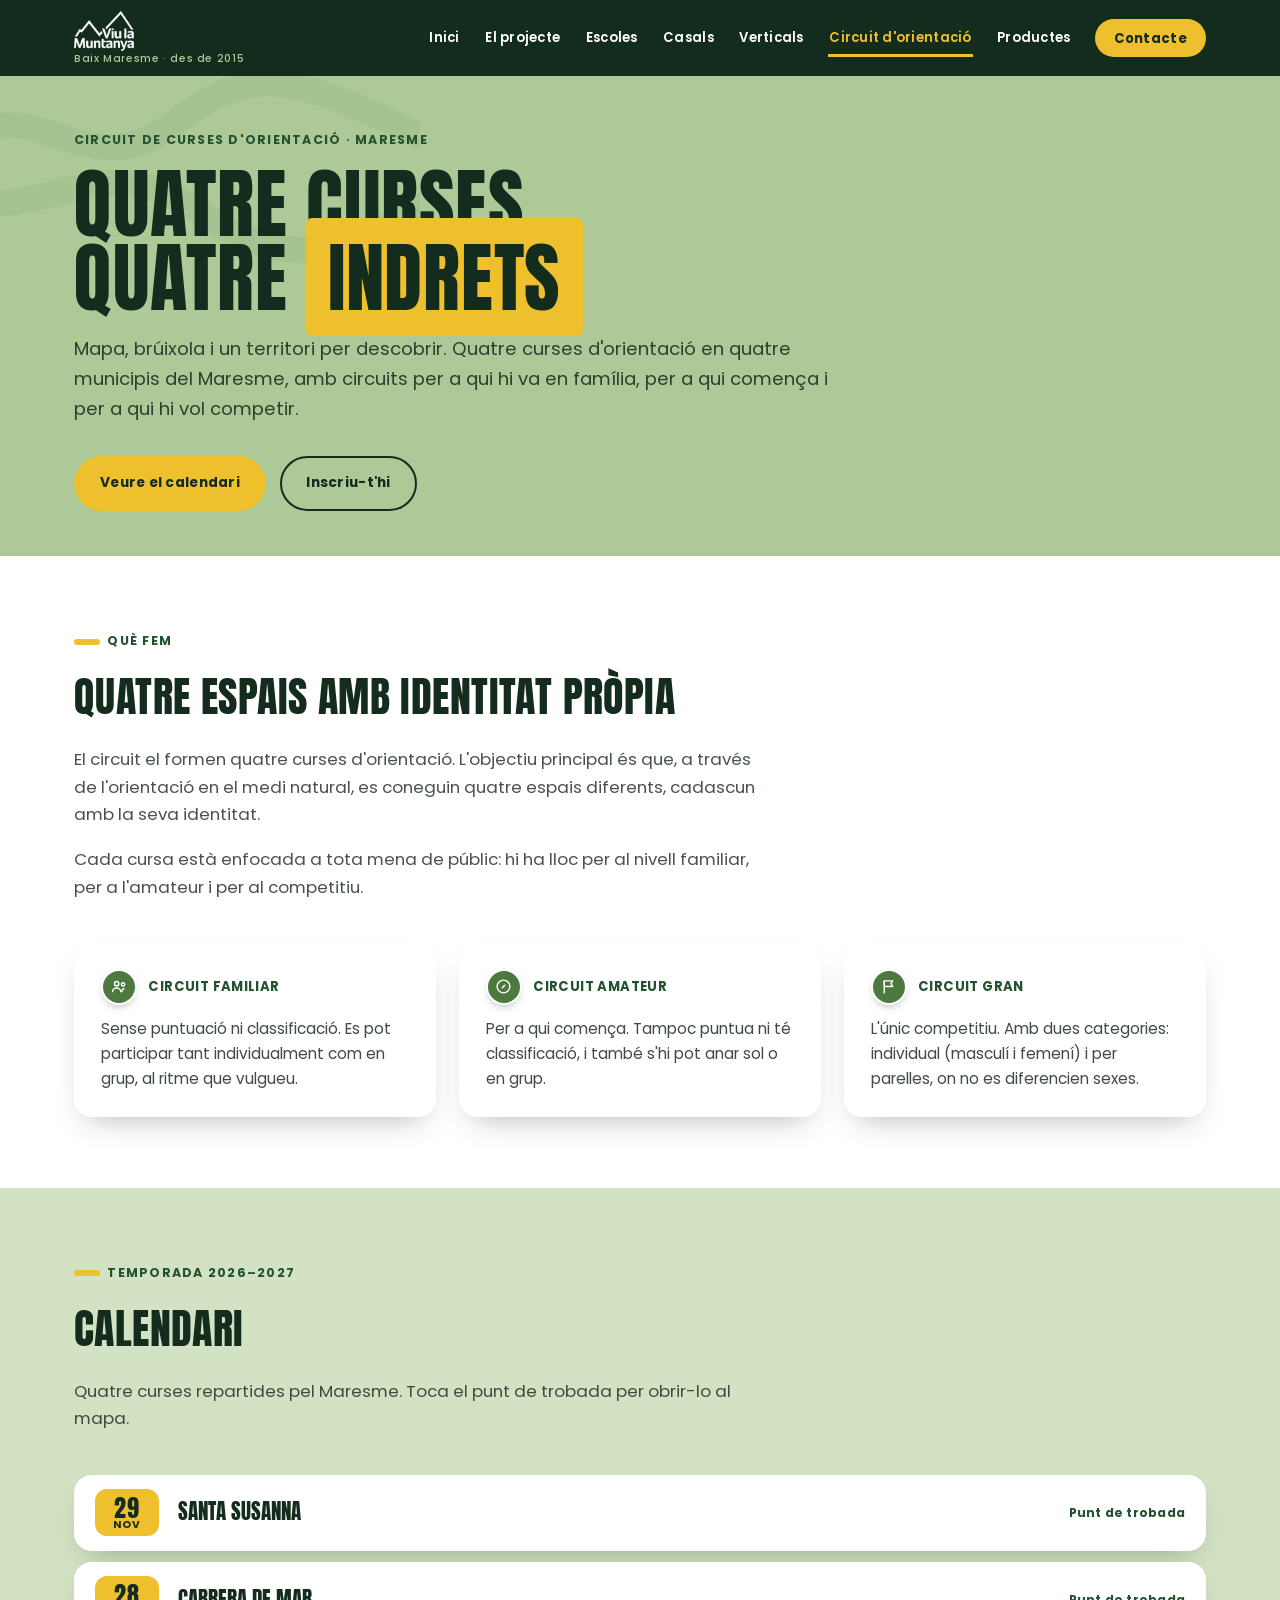
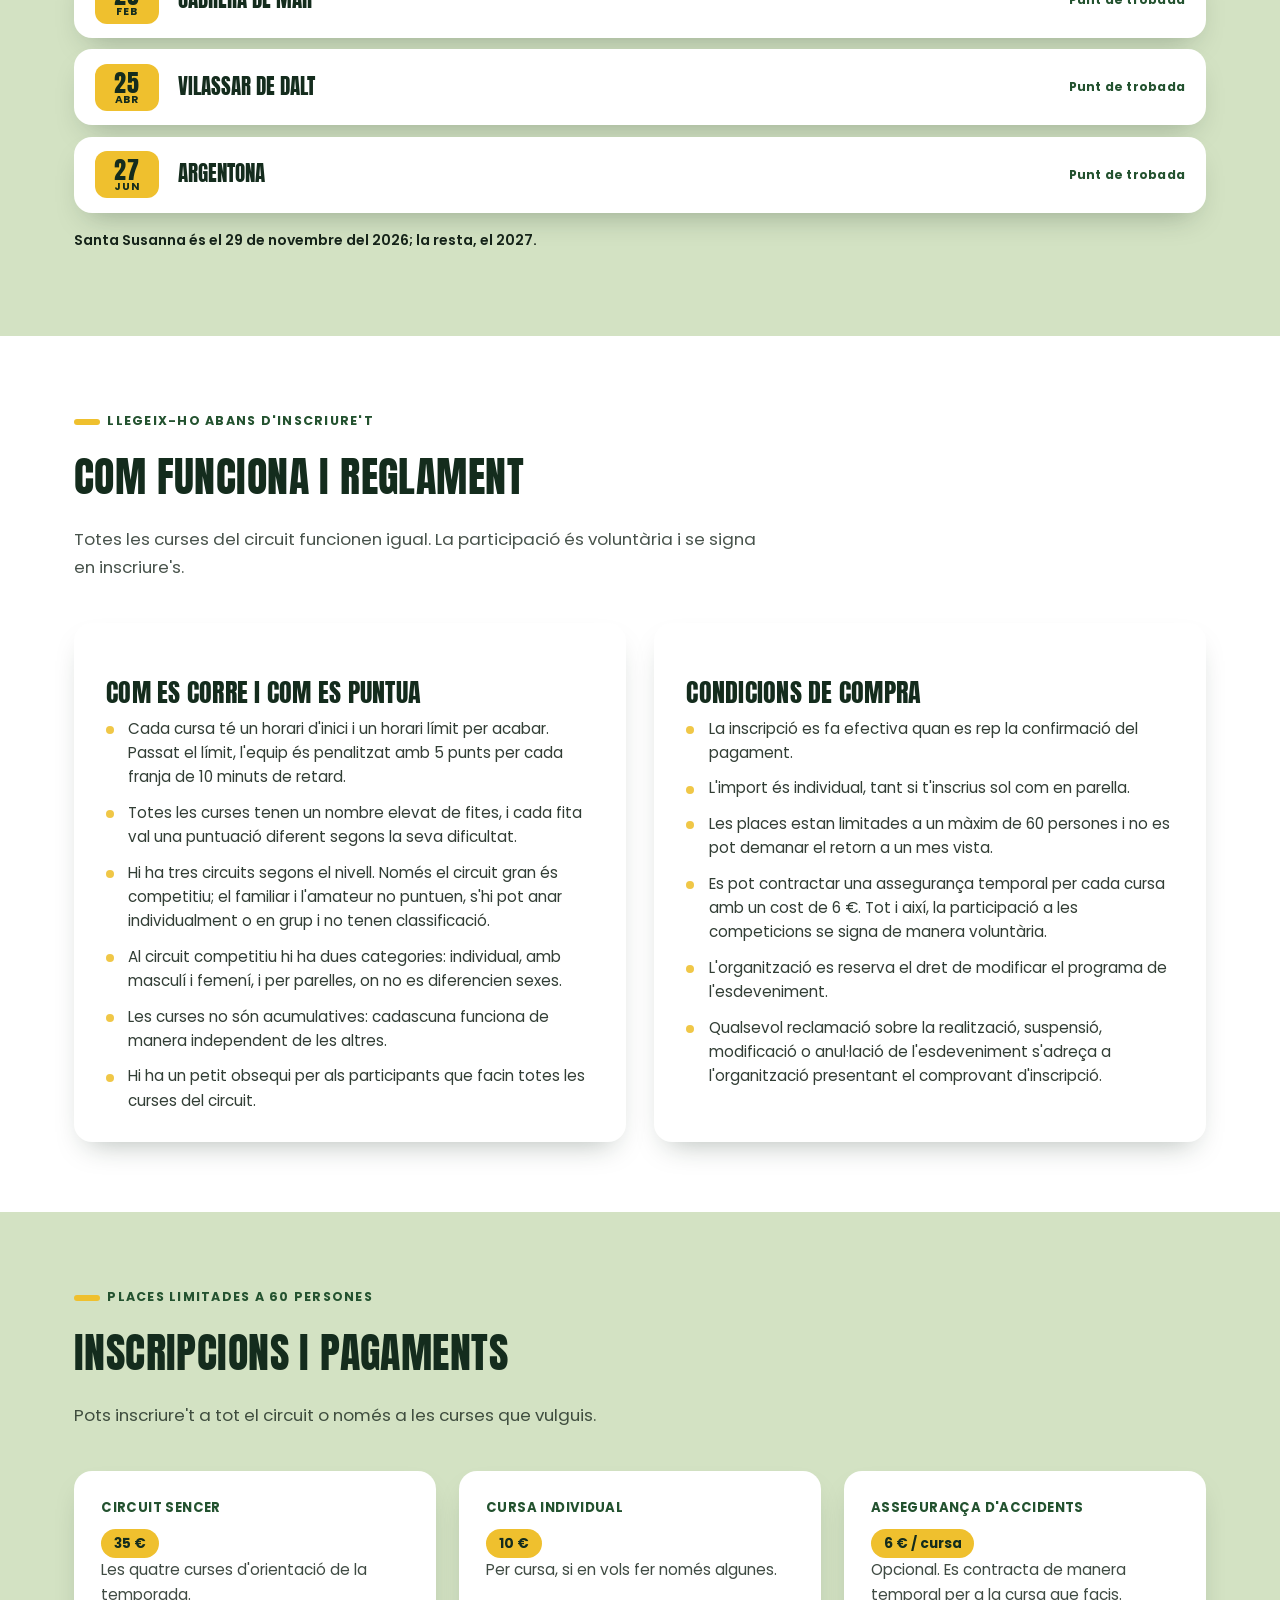
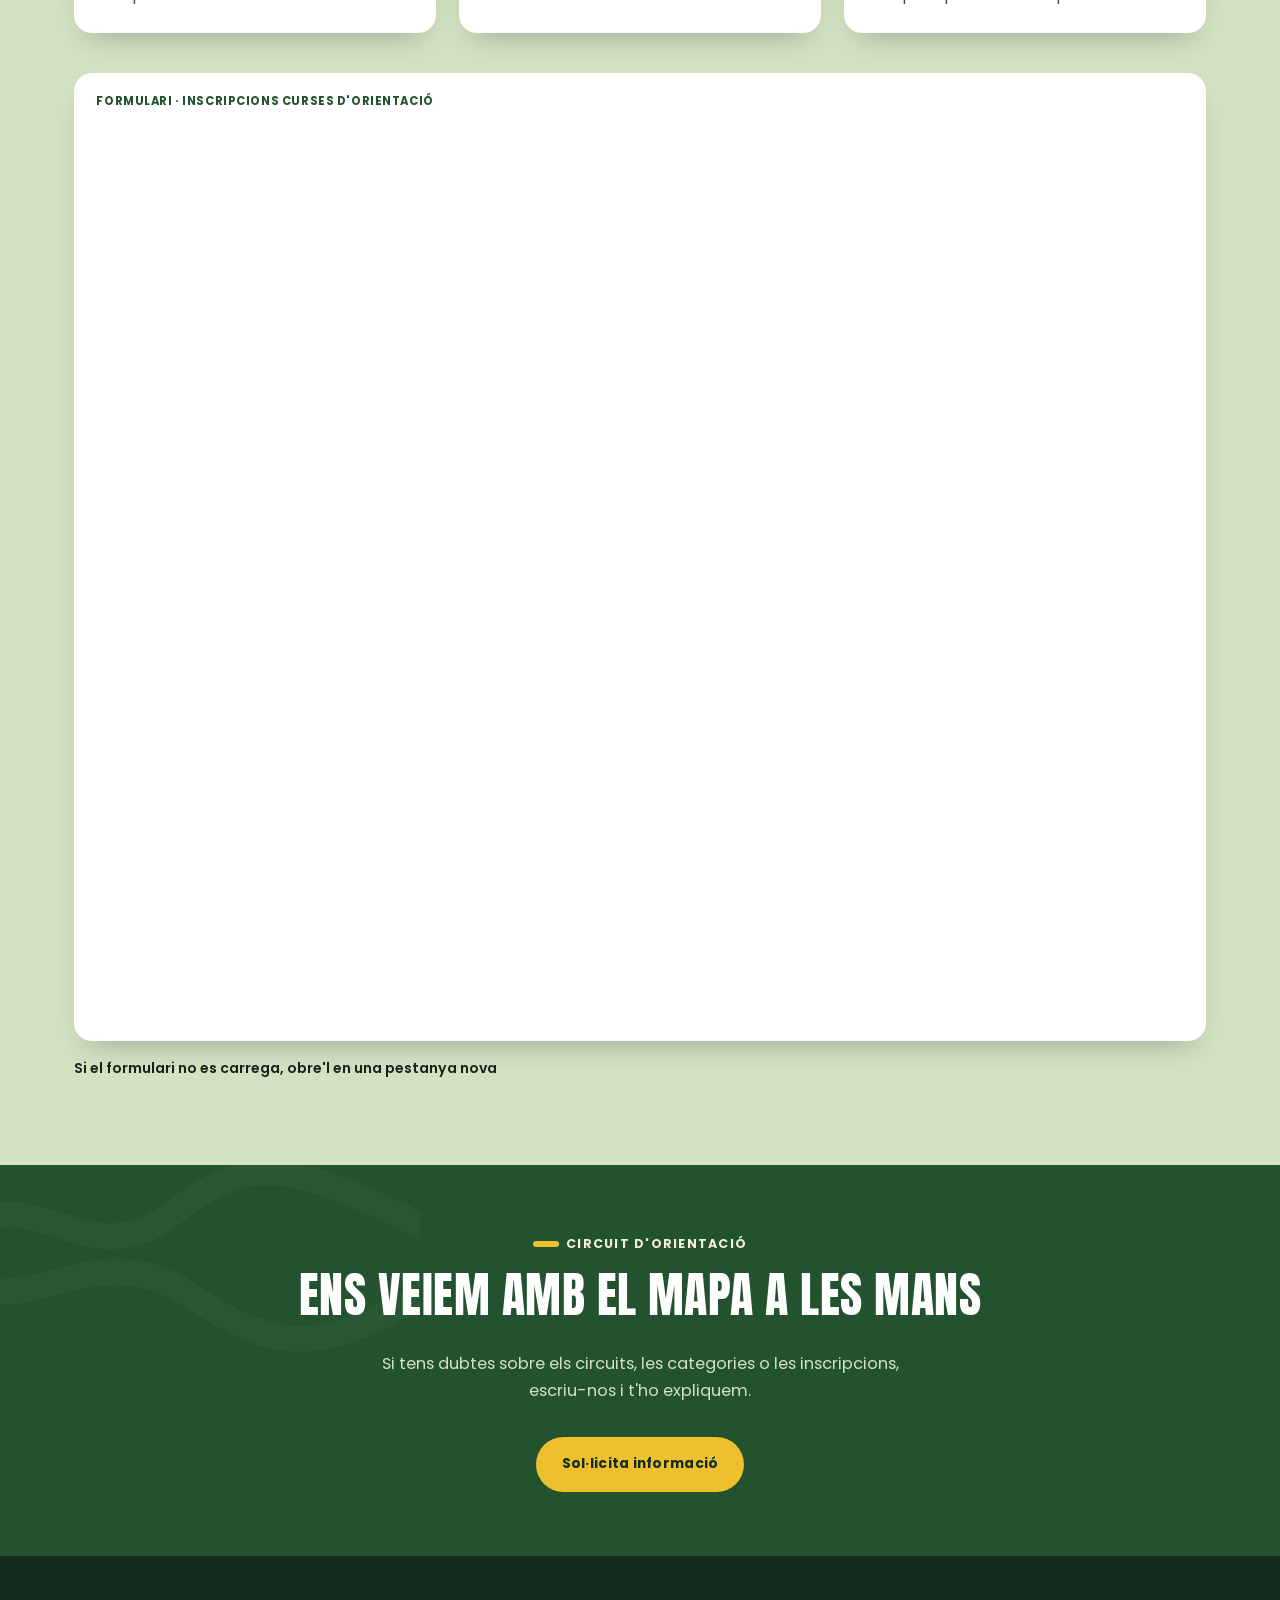
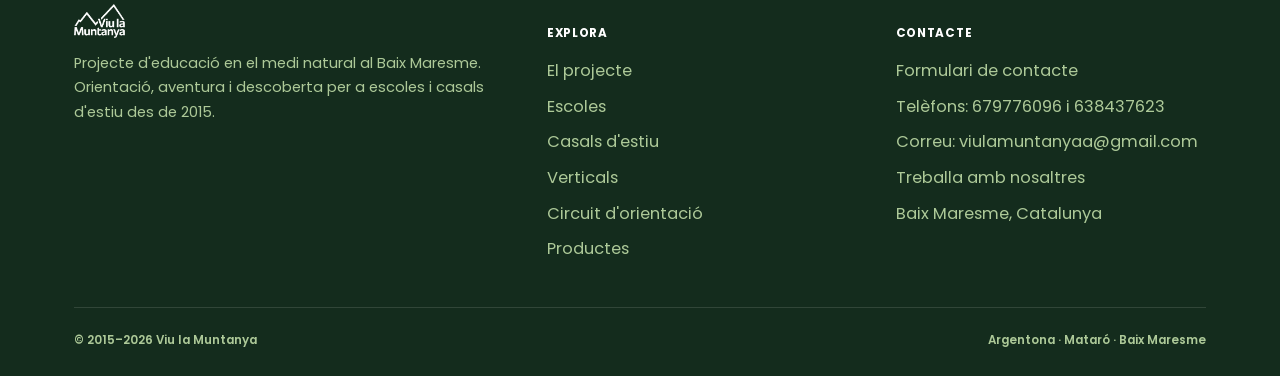
<file: circuit-orientacio.html>
<!doctype html>
<html lang="ca">
<head>
<meta charset="UTF-8">
<meta name="viewport" content="width=device-width, initial-scale=1">
<title>Circuit de curses d'orientació — Viu la Muntanya</title>
<meta name="description" content="Quatre curses d'orientació pel Maresme: Santa Susanna, Cabrera de Mar, Vilassar de Dalt i Argentona. Circuits familiar, amateur i competitiu, amb calendari, reglament i inscripcions.">
<link rel="icon" href="assets/favicon.png?v=2" sizes="64x64" type="image/png">
<link rel="icon" type="image/svg+xml" href="assets/favicon.svg?v=2">
<link rel="apple-touch-icon" href="assets/img/logo/apple-touch-icon.png?v=2">
<link rel="preconnect" href="https://fonts.googleapis.com">
<link rel="preconnect" href="https://fonts.gstatic.com" crossorigin>
<link href="https://fonts.googleapis.com/css2?family=Anton&family=Poppins:wght@400;500;600;700;800&family=Caveat:wght@600;700&display=swap" rel="stylesheet">
<link rel="stylesheet" href="css/styles.css">
</head>
<body>

<svg style="display:none" aria-hidden="true">
  <symbol id="icon-menu" viewBox="0 0 24 24"><line x1="4" y1="7" x2="20" y2="7" stroke="currentColor" stroke-width="2"/><line x1="4" y1="12" x2="20" y2="12" stroke="currentColor" stroke-width="2"/><line x1="4" y1="17" x2="20" y2="17" stroke="currentColor" stroke-width="2"/></symbol>
  <symbol id="icon-map" viewBox="0 0 24 24"><path d="M9 3 3 5v16l6-2 6 2 6-2V3l-6 2-6-2Z" fill="none" stroke="currentColor" stroke-width="2" stroke-linejoin="round"/><line x1="9" y1="3" x2="9" y2="19" stroke="currentColor" stroke-width="2"/><line x1="15" y1="5" x2="15" y2="21" stroke="currentColor" stroke-width="2"/></symbol>
  <symbol id="icon-compass" viewBox="0 0 24 24"><circle cx="12" cy="12" r="9" fill="none" stroke="currentColor" stroke-width="2"/><path d="M15.5 8.5 13 13l-4.5 2.5L11 11z" fill="currentColor"/></symbol>
  <symbol id="icon-clock" viewBox="0 0 24 24"><circle cx="12" cy="12" r="9" fill="none" stroke="currentColor" stroke-width="2"/><path d="M12 7v5l3 3" fill="none" stroke="currentColor" stroke-width="2" stroke-linecap="round"/></symbol>
  <symbol id="icon-users" viewBox="0 0 24 24"><circle cx="8" cy="8" r="3" fill="none" stroke="currentColor" stroke-width="2"/><path d="M2 20c0-3.3 2.7-6 6-6s6 2.7 6 6" fill="none" stroke="currentColor" stroke-width="2"/><circle cx="17" cy="9" r="2.4" fill="none" stroke="currentColor" stroke-width="2"/><path d="M15 20c0-2.6 1.8-4.7 4-5.4" fill="none" stroke="currentColor" stroke-width="2"/></symbol>
  <symbol id="icon-pin" viewBox="0 0 24 24"><path d="M12 22s7-7.4 7-12.6A7 7 0 0 0 5 9.4C5 14.6 12 22 12 22Z" fill="none" stroke="currentColor" stroke-width="2"/><circle cx="12" cy="9.5" r="2.4" fill="none" stroke="currentColor" stroke-width="2"/></symbol>
  <symbol id="icon-flag" viewBox="0 0 24 24"><path d="M6 21V4" fill="none" stroke="currentColor" stroke-width="2" stroke-linecap="round"/><path d="M6 4h12l-2.5 4L18 12H6Z" fill="none" stroke="currentColor" stroke-width="2" stroke-linejoin="round"/></symbol>
  <symbol id="icon-link" viewBox="0 0 24 24"><path d="M14 4h6v6" fill="none" stroke="currentColor" stroke-width="2" stroke-linecap="round" stroke-linejoin="round"/><path d="M20 4 11 13" fill="none" stroke="currentColor" stroke-width="2" stroke-linecap="round"/><path d="M18 14v5a1 1 0 0 1-1 1H5a1 1 0 0 1-1-1V7a1 1 0 0 1 1-1h5" fill="none" stroke="currentColor" stroke-width="2" stroke-linecap="round" stroke-linejoin="round"/></symbol>
</svg>

<header class="site-header">
  <div class="container">
    <a href="index.html" class="brand">
      <img class="brand__logo" src="assets/img/logo/logo-blanc.png" alt="Viu la Muntanya" width="363" height="241">
      <span class="brand__tag">Baix Maresme · des de 2015</span>
    </a>
    <button class="nav__toggle" aria-label="Obrir menú" aria-expanded="false">
      <svg width="22" height="22"><use href="#icon-menu"/></svg>
    </button>
    <nav class="nav" aria-label="Navegació principal">
      <ul class="nav__list">
        <li><a href="index.html">Inici</a></li>
        <li><a href="projecte.html">El projecte</a></li>
        <li><a href="escoles.html">Escoles</a></li>
        <li><a href="casals.html">Casals</a></li>
        <li><a href="verticals.html">Verticals</a></li>
        <li><a href="circuit-orientacio.html" aria-current="page">Circuit d'orientació</a></li>
        <li><a href="productes.html">Productes</a></li>
        <li><a href="contacte.html" class="nav__cta">Contacte</a></li>
      </ul>
    </nav>
  </div>
</header>

<main>

  <section class="hero hero--page topo-bg">
    <div class="container">
      <p class="hero__coords">Circuit de curses d'orientació · Maresme</p>
      <h1>Quatre curses, <br class="hero__linebreak">quatre <mark>indrets</mark></h1>
      <p class="hero__lede">Mapa, brúixola i un territori per descobrir. Quatre curses d'orientació en quatre municipis del Maresme, amb circuits per a qui hi va en família, per a qui comença i per a qui hi vol competir.</p>
      <div class="hero__actions">
        <a href="#calendari" class="btn btn--primary">Veure el calendari</a>
        <a href="#inscripcions" class="btn btn--outline">Inscriu-t'hi</a>
      </div>
    </div>
  </section>

  <section class="section" id="que-fem">
    <div class="container">
      <div class="section__head">
        <span class="eyebrow">Què fem</span>
        <h2>Quatre espais amb identitat pròpia</h2>
        <p>El circuit el formen quatre curses d'orientació. L'objectiu principal és que, a través de l'orientació en el medi natural, es coneguin quatre espais diferents, cadascun amb la seva identitat.</p>
        <p>Cada cursa està enfocada a tota mena de públic: hi ha lloc per al nivell familiar, per a l'amateur i per al competitiu.</p>
      </div>
      <div class="infobar">
        <div class="infobox reveal">
          <h4><span class="icon-badge icon-badge--sm"><svg><use href="#icon-users"/></svg></span>Circuit familiar</h4>
          <p>Sense puntuació ni classificació. Es pot participar tant individualment com en grup, al ritme que vulgueu.</p>
        </div>
        <div class="infobox reveal">
          <h4><span class="icon-badge icon-badge--sm"><svg><use href="#icon-compass"/></svg></span>Circuit amateur</h4>
          <p>Per a qui comença. Tampoc puntua ni té classificació, i també s'hi pot anar sol o en grup.</p>
        </div>
        <div class="infobox reveal">
          <h4><span class="icon-badge icon-badge--sm"><svg><use href="#icon-flag"/></svg></span>Circuit gran</h4>
          <p>L'únic competitiu. Amb dues categories: individual (masculí i femení) i per parelles, on no es diferencien sexes.</p>
        </div>
      </div>
    </div>
  </section>

  <section class="section section--alt" id="calendari">
    <div class="container">
      <div class="section__head">
        <span class="eyebrow">Temporada 2026–2027</span>
        <h2>Calendari</h2>
        <p>Quatre curses repartides pel Maresme. Toca el punt de trobada per obrir-lo al mapa.</p>
      </div>
      <ol class="calendar">
        <li class="calendar__row reveal">
          <span class="calendar__date"><b>29</b>nov</span>
          <span class="calendar__name">Santa Susanna</span>
          <span class="calendar__note"><a href="https://maps.app.goo.gl/tmTfcSikpEejGDFv7" target="_blank" rel="noopener">Punt de trobada</a></span>
        </li>
        <li class="calendar__row reveal">
          <span class="calendar__date"><b>28</b>feb</span>
          <span class="calendar__name">Cabrera de Mar</span>
          <span class="calendar__note"><a href="https://maps.app.goo.gl/RXVUFzLRRyV9gLFJ8" target="_blank" rel="noopener">Punt de trobada</a></span>
        </li>
        <li class="calendar__row reveal">
          <span class="calendar__date"><b>25</b>abr</span>
          <span class="calendar__name">Vilassar de Dalt</span>
          <span class="calendar__note"><a href="https://maps.app.goo.gl/u8abxooA249LZqst6" target="_blank" rel="noopener">Punt de trobada</a></span>
        </li>
        <li class="calendar__row reveal">
          <span class="calendar__date"><b>27</b>jun</span>
          <span class="calendar__name">Argentona</span>
          <span class="calendar__note"><a href="https://maps.app.goo.gl/izAdo7Js4RgCNqd89" target="_blank" rel="noopener">Punt de trobada</a></span>
        </li>
      </ol>
      <p class="form-fallback">Santa Susanna és el 29 de novembre del 2026; la resta, el 2027.</p>
    </div>
  </section>

  <section class="section" id="com-funciona">
    <div class="container">
      <div class="section__head">
        <span class="eyebrow">Llegeix-ho abans d'inscriure't</span>
        <h2>Com funciona i reglament</h2>
        <p>Totes les curses del circuit funcionen igual. La participació és voluntària i se signa en inscriure's.</p>
      </div>
      <div class="routes">

        <article class="route-card reveal">
          <h3>Com es corre i com es puntua</h3>
          <ul class="rule-list">
            <li>Cada cursa té un horari d'inici i un horari límit per acabar. Passat el límit, l'equip és penalitzat amb 5 punts per cada franja de 10 minuts de retard.</li>
            <li>Totes les curses tenen un nombre elevat de fites, i cada fita val una puntuació diferent segons la seva dificultat.</li>
            <li>Hi ha tres circuits segons el nivell. Només el circuit gran és competitiu; el familiar i l'amateur no puntuen, s'hi pot anar individualment o en grup i no tenen classificació.</li>
            <li>Al circuit competitiu hi ha dues categories: individual, amb masculí i femení, i per parelles, on no es diferencien sexes.</li>
            <li>Les curses no són acumulatives: cadascuna funciona de manera independent de les altres.</li>
            <li>Hi ha un petit obsequi per als participants que facin totes les curses del circuit.</li>
          </ul>
        </article>

        <article class="route-card reveal">
          <h3>Condicions de compra</h3>
          <ul class="rule-list">
            <li>La inscripció es fa efectiva quan es rep la confirmació del pagament.</li>
            <li>L'import és individual, tant si t'inscrius sol com en parella.</li>
            <li>Les places estan limitades a un màxim de 60 persones i no es pot demanar el retorn a un mes vista.</li>
            <li>Es pot contractar una assegurança temporal per cada cursa amb un cost de 6 €. Tot i així, la participació a les competicions se signa de manera voluntària.</li>
            <li>L'organització es reserva el dret de modificar el programa de l'esdeveniment.</li>
            <li>Qualsevol reclamació sobre la realització, suspensió, modificació o anul·lació de l'esdeveniment s'adreça a l'organització presentant el comprovant d'inscripció.</li>
          </ul>
        </article>

      </div>
    </div>
  </section>

  <section class="section section--alt" id="inscripcions">
    <div class="container">
      <div class="section__head">
        <span class="eyebrow">Places limitades a 60 persones</span>
        <h2>Inscripcions i pagaments</h2>
        <p>Pots inscriure't a tot el circuit o només a les curses que vulguis.</p>
      </div>
      <div class="infobar">
        <div class="infobox reveal">
          <h4>Circuit sencer</h4>
          <span class="price-tag">35 €</span>
          <p>Les quatre curses d'orientació de la temporada.</p>
        </div>
        <div class="infobox reveal">
          <h4>Cursa individual</h4>
          <span class="price-tag">10 €</span>
          <p>Per cursa, si en vols fer només algunes.</p>
        </div>
        <div class="infobox reveal">
          <h4>Assegurança d'accidents</h4>
          <span class="price-tag">6 € / cursa</span>
          <p>Opcional. Es contracta de manera temporal per a la cursa que facis.</p>
        </div>
      </div>

      <div class="form-frame reveal" style="margin-top:2.5rem">
        <p class="form-frame__label">Formulari · Inscripcions curses d'orientació</p>
        <iframe src="https://docs.google.com/forms/d/e/1FAIpQLSfIKkrU1SFdRt5R4Hc6Fmbmnn0nFFULHrPHFDXoaAZ59i07kQ/viewform?embedded=true" title="Formulari d'inscripció al circuit de curses d'orientació">Carregant…</iframe>
      </div>
      <p class="form-fallback">Si el formulari no es carrega, <a href="https://docs.google.com/forms/d/e/1FAIpQLSfIKkrU1SFdRt5R4Hc6Fmbmnn0nFFULHrPHFDXoaAZ59i07kQ/viewform" target="_blank" rel="noopener">obre'l en una pestanya nova</a></p>
    </div>
  </section>

  <section class="cta-final topo-bg topo-bg--dark">
    <div class="container">
      <span class="eyebrow eyebrow--onDark">Circuit d'orientació</span>
      <h2>Ens veiem amb el mapa a les mans</h2>
      <p>Si tens dubtes sobre els circuits, les categories o les inscripcions, escriu-nos i t'ho expliquem.</p>
      <div class="hero__actions">
        <a href="contacte.html" class="btn btn--primary">Sol·licita informació</a>
      </div>
    </div>
  </section>

</main>

<footer class="site-footer">
  <div class="container">
    <div class="footer__grid">
      <div>
        <div class="footer__brand">
          <img src="assets/img/logo/logo-blanc.png" alt="Viu la Muntanya" width="363" height="241" loading="lazy">
        </div>
        <p>Projecte d'educació en el medi natural al Baix Maresme. Orientació, aventura i descoberta per a escoles i casals d'estiu des de 2015.</p>
      </div>
      <div class="footer">
        <h5>Explora</h5>
        <ul class="footer__links">
          <li><a href="projecte.html">El projecte</a></li>
          <li><a href="escoles.html">Escoles</a></li>
          <li><a href="casals.html">Casals d'estiu</a></li>
          <li><a href="verticals.html">Verticals</a></li>
          <li><a href="circuit-orientacio.html">Circuit d'orientació</a></li>
          <li><a href="productes.html">Productes</a></li>
        </ul>
      </div>
      <div class="footer">
        <h5>Contacte</h5>
        <ul class="footer__links">
          <li><a href="contacte.html">Formulari de contacte</a></li>
          <li>Telèfons: 679776096 i 638437623</li>
          <li>Correu: viulamuntanyaa@gmail.com</li>          
          <li><a href="treballa.html">Treballa amb nosaltres</a></li>
          <li>Baix Maresme, Catalunya</li>
        </ul>
      </div>
    </div>
    <div class="footer__bottom">
      <span>© 2015–2026 Viu la Muntanya</span>
      <span>Argentona · Mataró · Baix Maresme</span>
    </div>
  </div>
</footer>

<script src="js/main.js"></script>
</body>
</html>
</file>
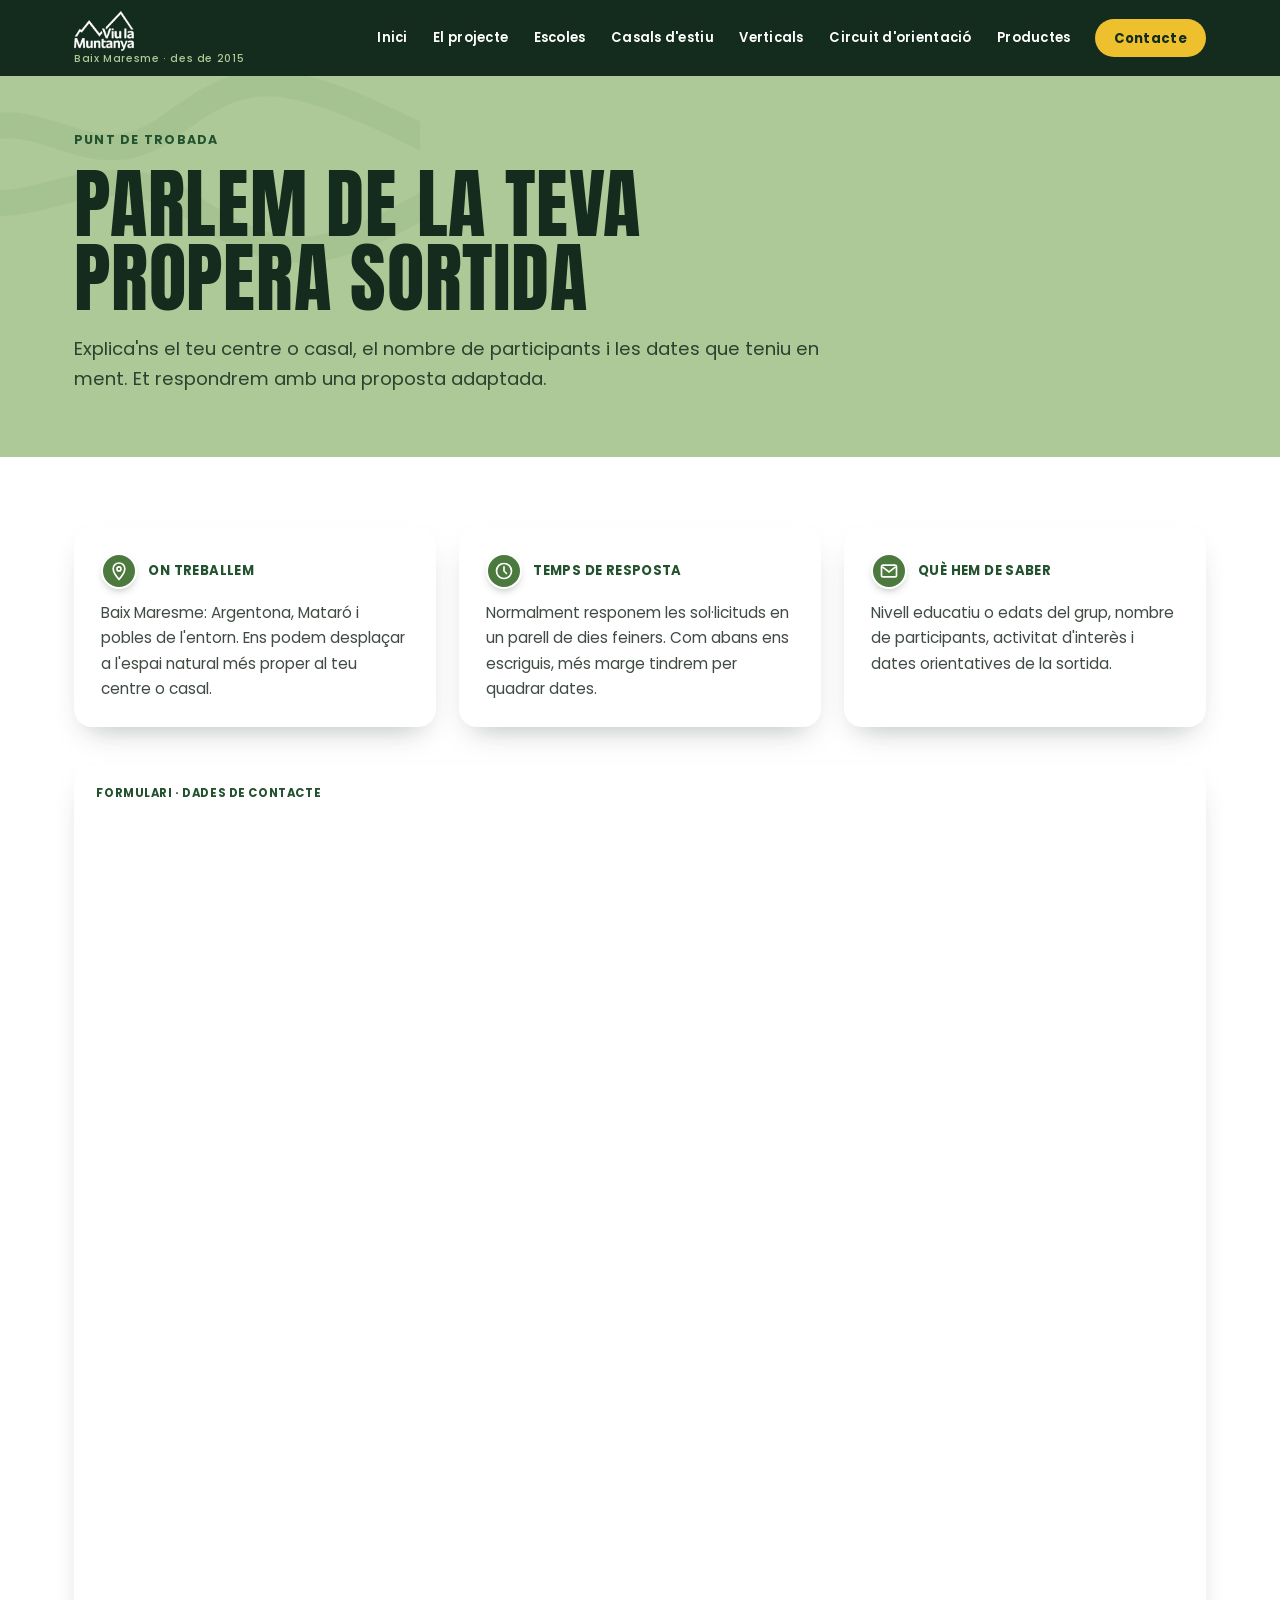
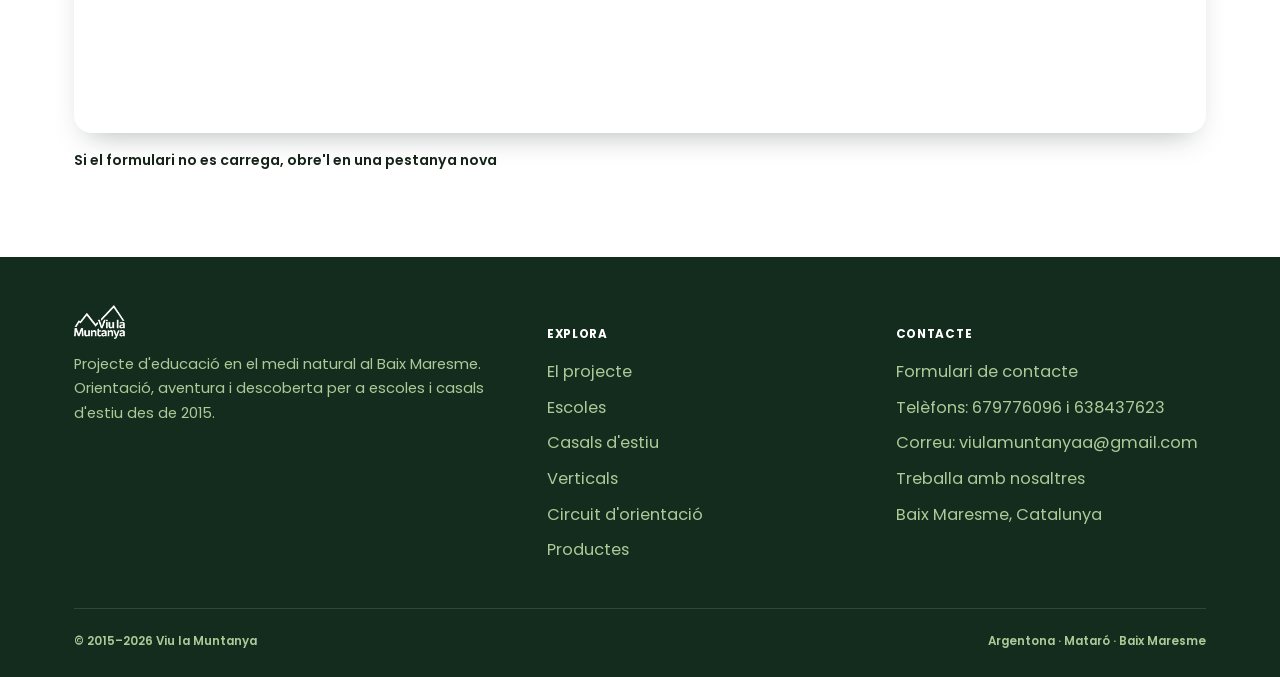
<file: contacte.html>
<!doctype html>
<html lang="ca">
<head>
<meta charset="UTF-8">
<meta name="viewport" content="width=device-width, initial-scale=1">
<title>Contacte — Viu la Muntanya</title>
<meta name="description" content="Contacta amb Viu la Muntanya per reservar una sortida d'orientació per al teu centre escolar o casal d'estiu al Baix Maresme.">
<link rel="icon" href="assets/favicon.png?v=2" sizes="64x64" type="image/png">
<link rel="icon" type="image/svg+xml" href="assets/favicon.svg?v=2">
<link rel="apple-touch-icon" href="assets/img/logo/apple-touch-icon.png?v=2">
<link rel="preconnect" href="https://fonts.googleapis.com">
<link rel="preconnect" href="https://fonts.gstatic.com" crossorigin>
<link href="https://fonts.googleapis.com/css2?family=Anton&family=Poppins:wght@400;500;600;700;800&family=Caveat:wght@600;700&display=swap" rel="stylesheet">
<link rel="stylesheet" href="css/styles.css">
</head>
<body>

<svg style="display:none" aria-hidden="true">
  <symbol id="icon-mail" viewBox="0 0 24 24"><rect x="3" y="5" width="18" height="14" rx="2" fill="none" stroke="currentColor" stroke-width="2"/><path d="m4 7 8 6 8-6" fill="none" stroke="currentColor" stroke-width="2"/></symbol>
  <symbol id="icon-pin" viewBox="0 0 24 24"><path d="M12 22s7-7.4 7-12.6A7 7 0 0 0 5 9.4C5 14.6 12 22 12 22Z" fill="none" stroke="currentColor" stroke-width="2"/><circle cx="12" cy="9.5" r="2.4" fill="none" stroke="currentColor" stroke-width="2"/></symbol>
  <symbol id="icon-clock" viewBox="0 0 24 24"><circle cx="12" cy="12" r="9" fill="none" stroke="currentColor" stroke-width="2"/><path d="M12 7v5l3 3" fill="none" stroke="currentColor" stroke-width="2" stroke-linecap="round"/></symbol>
  <symbol id="icon-menu" viewBox="0 0 24 24"><line x1="4" y1="7" x2="20" y2="7" stroke="currentColor" stroke-width="2"/><line x1="4" y1="12" x2="20" y2="12" stroke="currentColor" stroke-width="2"/><line x1="4" y1="17" x2="20" y2="17" stroke="currentColor" stroke-width="2"/></symbol>
</svg>

<header class="site-header">
  <div class="container">
    <a href="index.html" class="brand">
      <img class="brand__logo" src="assets/img/logo/logo-blanc.png" alt="Viu la Muntanya" width="363" height="241">
      <span class="brand__tag">Baix Maresme · des de 2015</span>
    </a>
    <button class="nav__toggle" aria-label="Obrir menú" aria-expanded="false">
      <svg width="22" height="22"><use href="#icon-menu"/></svg>
    </button>
    <nav class="nav" aria-label="Navegació principal">
      <ul class="nav__list">
        <li><a href="index.html">Inici</a></li>
        <li><a href="projecte.html">El projecte</a></li>
        <li><a href="escoles.html">Escoles</a></li>
        <li><a href="casals.html">Casals d'estiu</a></li>
        <li><a href="verticals.html">Verticals</a></li>
        <li><a href="circuit-orientacio.html">Circuit d'orientació</a></li>
        <li><a href="productes.html">Productes</a></li>
        <li><a href="contacte.html" class="nav__cta" aria-current="page">Contacte</a></li>
      </ul>
    </nav>
  </div>
</header>

<main>

  <section class="hero hero--page topo-bg">
    <div class="container">
      <p class="hero__coords">Punt de trobada</p>
      <h1>Parlem de la teva <br class="hero__linebreak">propera sortida</h1>
      <p class="hero__lede">Explica'ns el teu centre o casal, el nombre de participants i les dates que teniu en ment. Et respondrem amb una proposta adaptada.</p>
    </div>
  </section>

  <section class="section">
    <div class="container">
      <div class="contact-info">
        <div class="infobox reveal">
          <h4><span class="icon-badge icon-badge--sm"><svg><use href="#icon-pin"/></svg></span>On treballem</h4>
          <p>Baix Maresme: Argentona, Mataró i pobles de l'entorn. Ens podem desplaçar a l'espai natural més proper al teu centre o casal.</p>
        </div>
        <div class="infobox reveal">
          <h4><span class="icon-badge icon-badge--sm"><svg><use href="#icon-clock"/></svg></span>Temps de resposta</h4>
          <p>Normalment responem les sol·licituds en un parell de dies feiners. Com abans ens escriguis, més marge tindrem per quadrar dates.</p>
        </div>
        <div class="infobox reveal">
          <h4><span class="icon-badge icon-badge--sm"><svg><use href="#icon-mail"/></svg></span>Què hem de saber</h4>
          <p>Nivell educatiu o edats del grup, nombre de participants, activitat d'interès i dates orientatives de la sortida.</p>
        </div>
      </div>

      <div class="form-frame reveal">
        <p class="form-frame__label">Formulari · Dades de contacte</p>
        <iframe src="https://docs.google.com/forms/d/e/1FAIpQLSfImi26wczpmJiQHpRRemUK5omwmBOWPNZlV5hrG4PGODoVwg/viewform?embedded=true" title="Formulari de contacte Viu la Muntanya">Carregant…</iframe>
      </div>
      <p class="form-fallback">Si el formulari no es carrega, <a href="https://docs.google.com/forms/d/e/1FAIpQLSfImi26wczpmJiQHpRRemUK5omwmBOWPNZlV5hrG4PGODoVwg/viewform" target="_blank" rel="noopener">obre'l en una pestanya nova</a></p>
    </div>
  </section>

</main>

<footer class="site-footer">
  <div class="container">
    <div class="footer__grid">
      <div>
        <div class="footer__brand">
          <img src="assets/img/logo/logo-blanc.png" alt="Viu la Muntanya" width="363" height="241" loading="lazy">
        </div>
        <p>Projecte d'educació en el medi natural al Baix Maresme. Orientació, aventura i descoberta per a escoles i casals d'estiu des de 2015.</p>
      </div>
      <div class="footer">
        <h5>Explora</h5>
        <ul class="footer__links">
          <li><a href="projecte.html">El projecte</a></li>
          <li><a href="escoles.html">Escoles</a></li>
          <li><a href="casals.html">Casals d'estiu</a></li>
          <li><a href="verticals.html">Verticals</a></li>
          <li><a href="circuit-orientacio.html">Circuit d'orientació</a></li>
          <li><a href="productes.html">Productes</a></li>
        </ul>
      </div>
      <div class="footer">
        <h5>Contacte</h5>
        <ul class="footer__links">
          <li><a href="contacte.html">Formulari de contacte</a></li>
          <li>Telèfons: 679776096 i 638437623</li>
          <li>Correu: viulamuntanyaa@gmail.com</li>          
          <li><a href="treballa.html">Treballa amb nosaltres</a></li>
          <li>Baix Maresme, Catalunya</li>
        </ul>
      </div>
    </div>
    <div class="footer__bottom">
      <span>© 2015–2026 Viu la Muntanya</span>
      <span>Argentona · Mataró · Baix Maresme</span>
    </div>
  </div>
</footer>

<script src="js/main.js"></script>
</body>
</html>
</file>
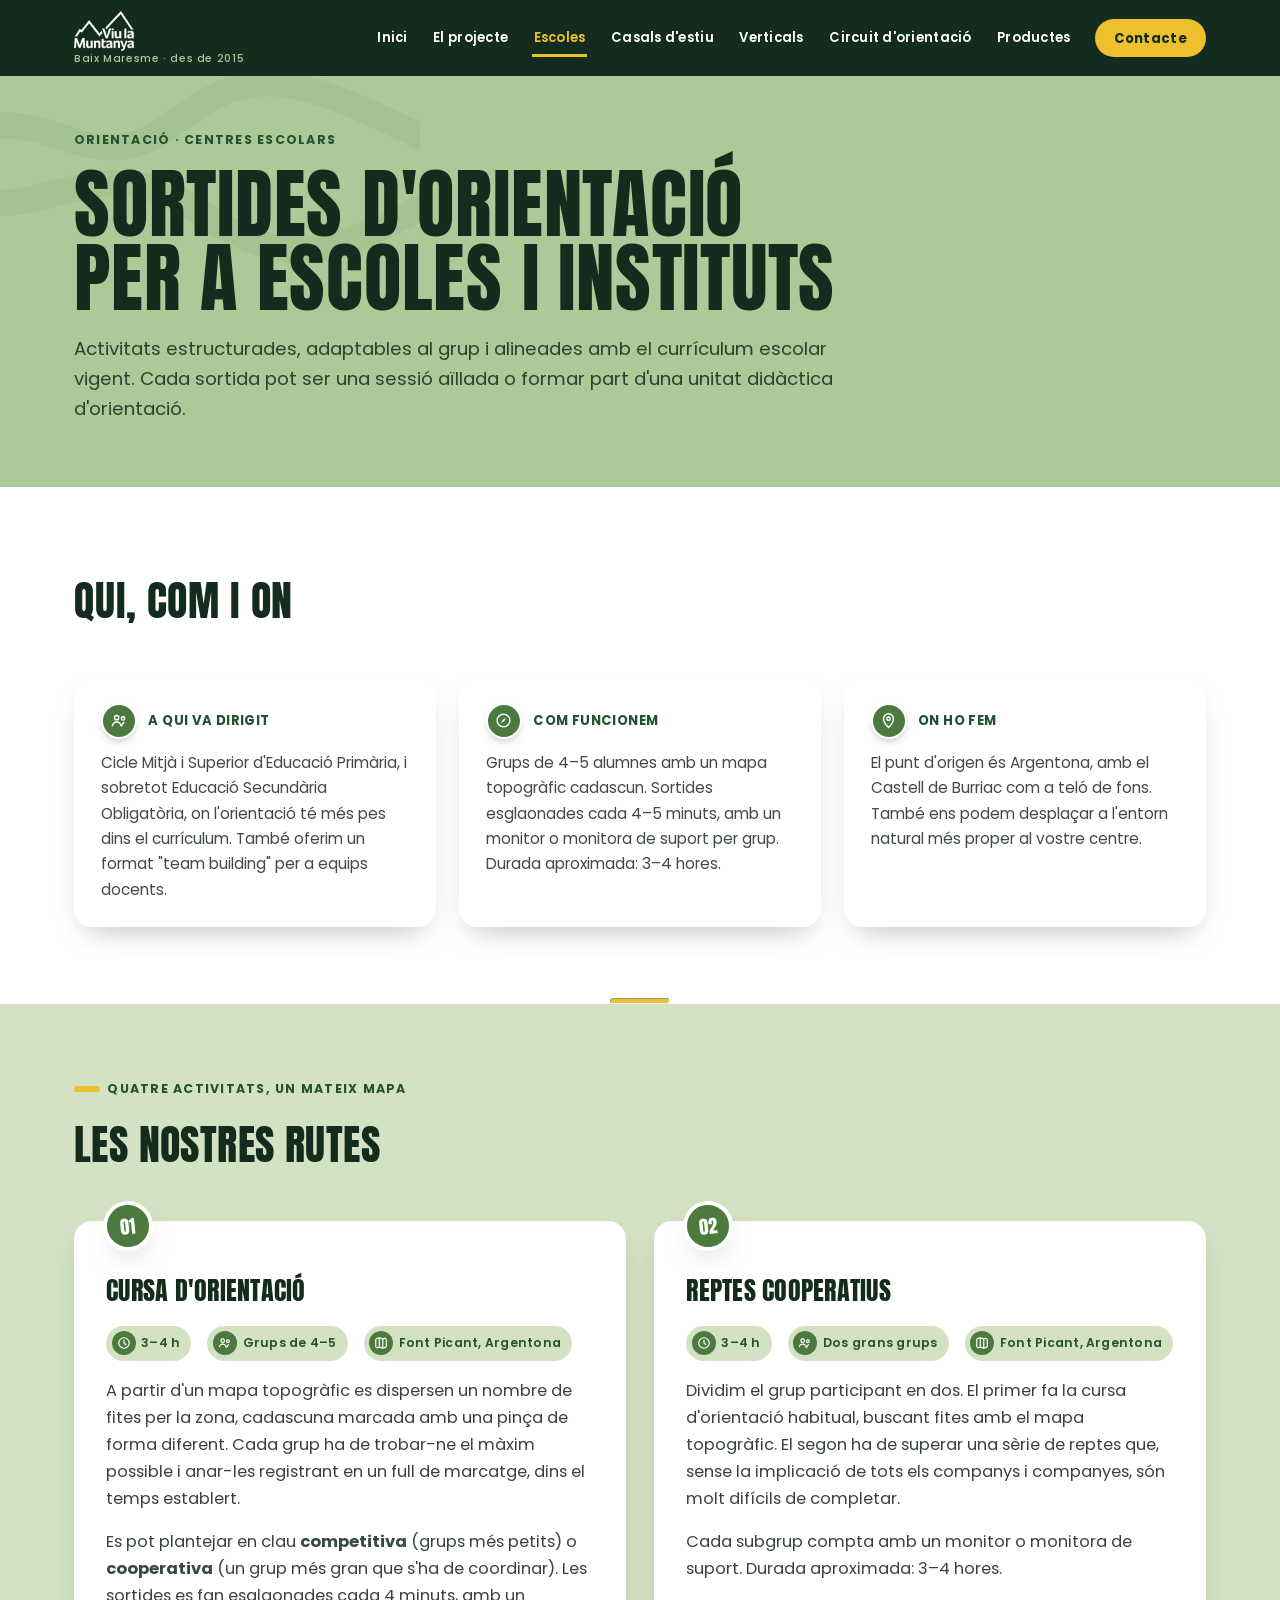
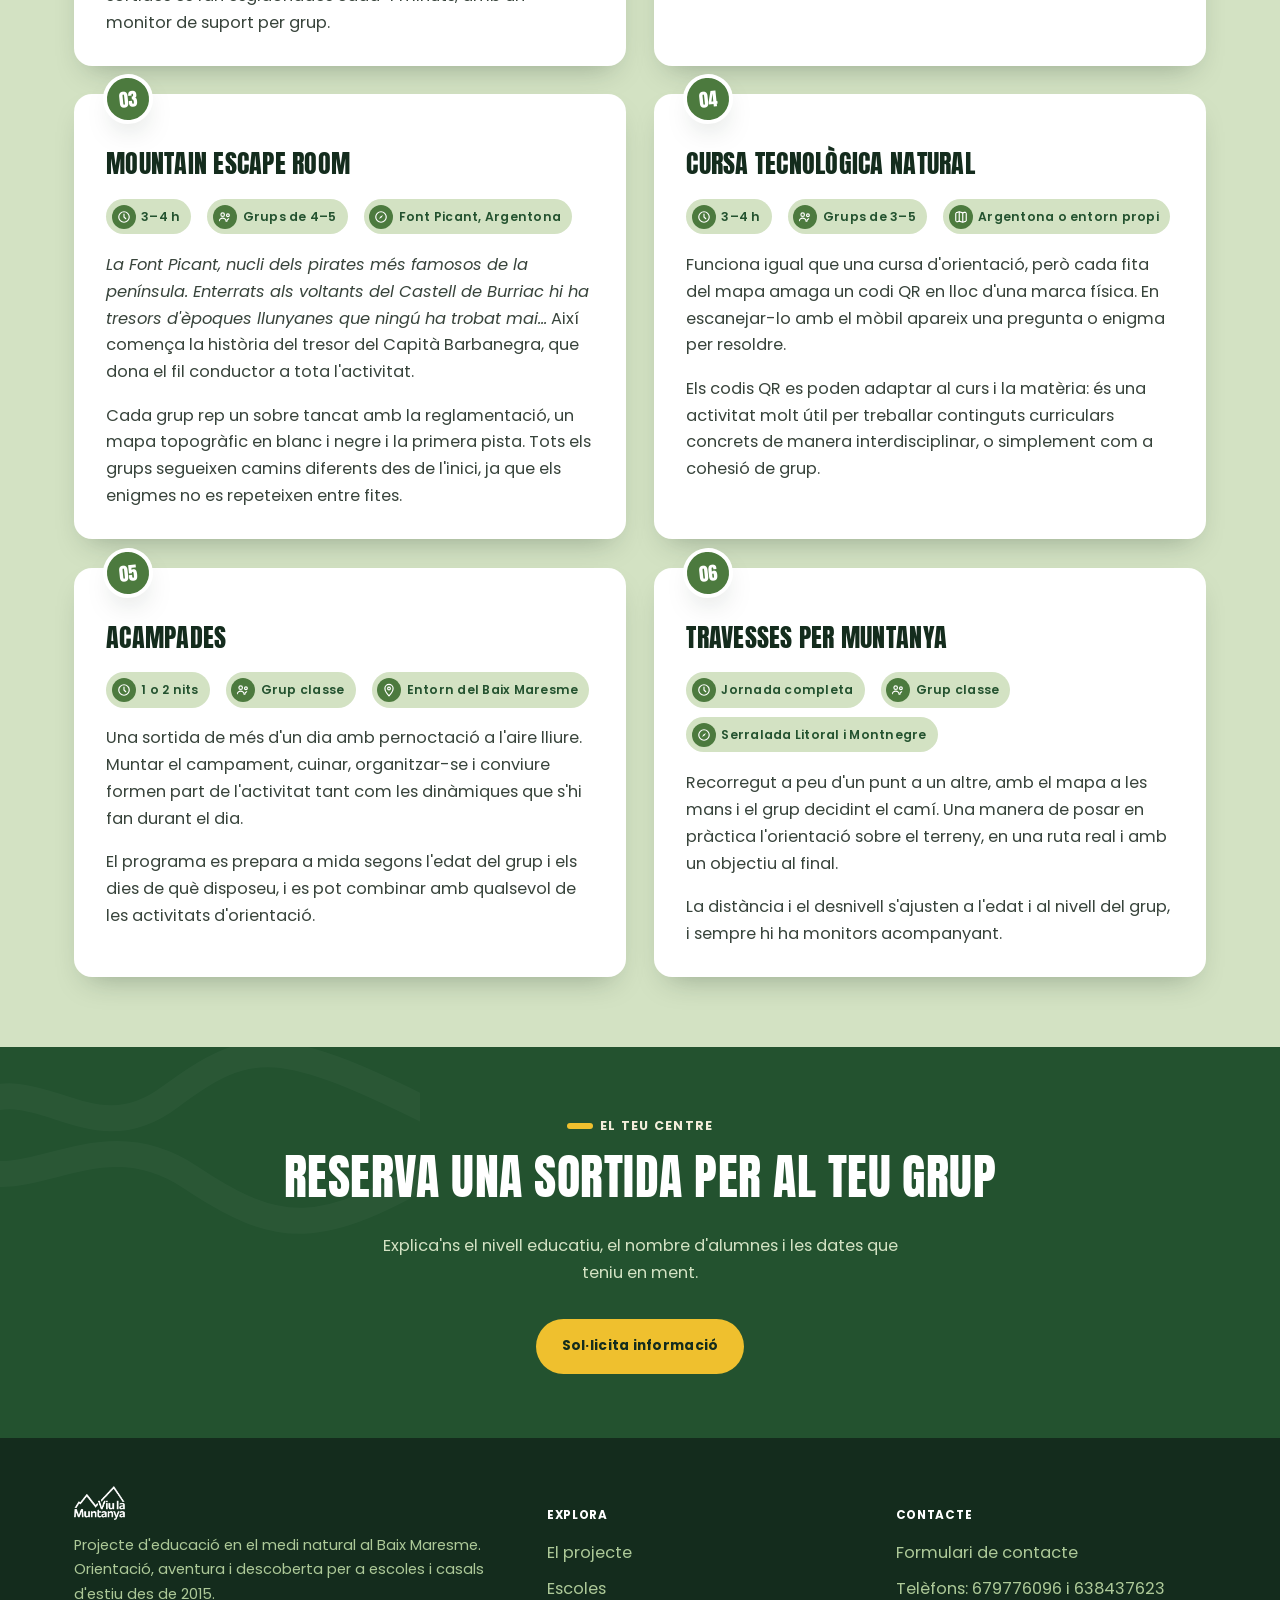
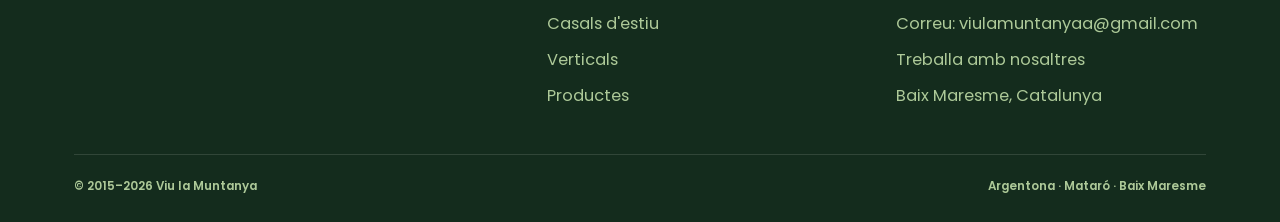
<file: escoles.html>
<!doctype html>
<html lang="ca">
<head>
<meta charset="UTF-8">
<meta name="viewport" content="width=device-width, initial-scale=1">
<title>Orientació en centres escolars — Viu la Muntanya</title>
<meta name="description" content="Sortides d'orientació per a escoles i instituts del Baix Maresme: cursa d'orientació, reptes cooperatius, mountain escape room i cursa tecnològica natural.">
<link rel="icon" href="assets/favicon.png?v=2" sizes="64x64" type="image/png">
<link rel="icon" type="image/svg+xml" href="assets/favicon.svg?v=2">
<link rel="apple-touch-icon" href="assets/img/logo/apple-touch-icon.png?v=2">
<link rel="preconnect" href="https://fonts.googleapis.com">
<link rel="preconnect" href="https://fonts.gstatic.com" crossorigin>
<link href="https://fonts.googleapis.com/css2?family=Anton&family=Poppins:wght@400;500;600;700;800&family=Caveat:wght@600;700&display=swap" rel="stylesheet">
<link rel="stylesheet" href="css/styles.css">
</head>
<body>

<svg style="display:none" aria-hidden="true">
  <symbol id="icon-clock" viewBox="0 0 24 24"><circle cx="12" cy="12" r="9" fill="none" stroke="currentColor" stroke-width="2"/><path d="M12 7v5l3 3" fill="none" stroke="currentColor" stroke-width="2" stroke-linecap="round"/></symbol>
  <symbol id="icon-users" viewBox="0 0 24 24"><circle cx="8" cy="8" r="3" fill="none" stroke="currentColor" stroke-width="2"/><path d="M2 20c0-3.3 2.7-6 6-6s6 2.7 6 6" fill="none" stroke="currentColor" stroke-width="2"/><circle cx="17" cy="9" r="2.4" fill="none" stroke="currentColor" stroke-width="2"/><path d="M15 20c0-2.6 1.8-4.7 4-5.4" fill="none" stroke="currentColor" stroke-width="2"/></symbol>
  <symbol id="icon-map" viewBox="0 0 24 24"><path d="M9 3 3 5v16l6-2 6 2 6-2V3l-6 2-6-2Z" fill="none" stroke="currentColor" stroke-width="2" stroke-linejoin="round"/><line x1="9" y1="3" x2="9" y2="19" stroke="currentColor" stroke-width="2"/><line x1="15" y1="5" x2="15" y2="21" stroke="currentColor" stroke-width="2"/></symbol>
  <symbol id="icon-compass" viewBox="0 0 24 24"><circle cx="12" cy="12" r="9" fill="none" stroke="currentColor" stroke-width="2"/><path d="M15.5 8.5 13 13l-4.5 2.5L11 11z" fill="currentColor"/></symbol>
  <symbol id="icon-menu" viewBox="0 0 24 24"><line x1="4" y1="7" x2="20" y2="7" stroke="currentColor" stroke-width="2"/><line x1="4" y1="12" x2="20" y2="12" stroke="currentColor" stroke-width="2"/><line x1="4" y1="17" x2="20" y2="17" stroke="currentColor" stroke-width="2"/></symbol>
  <symbol id="icon-pin" viewBox="0 0 24 24"><path d="M12 22s7-7.4 7-12.6A7 7 0 0 0 5 9.4C5 14.6 12 22 12 22Z" fill="none" stroke="currentColor" stroke-width="2"/><circle cx="12" cy="9.5" r="2.4" fill="none" stroke="currentColor" stroke-width="2"/></symbol>
</svg>

<header class="site-header">
  <div class="container">
    <a href="index.html" class="brand">
      <img class="brand__logo" src="assets/img/logo/logo-blanc.png" alt="Viu la Muntanya" width="363" height="241">
      <span class="brand__tag">Baix Maresme · des de 2015</span>
    </a>
    <button class="nav__toggle" aria-label="Obrir menú" aria-expanded="false">
      <svg width="22" height="22"><use href="#icon-menu"/></svg>
    </button>
    <nav class="nav" aria-label="Navegació principal">
      <ul class="nav__list">
        <li><a href="index.html">Inici</a></li>
        <li><a href="projecte.html">El projecte</a></li>
        <li><a href="escoles.html" aria-current="page">Escoles</a></li>
        <li><a href="casals.html">Casals d'estiu</a></li>
        <li><a href="verticals.html">Verticals</a></li>
        <li><a href="circuit-orientacio.html">Circuit d'orientació</a></li>
        <li><a href="productes.html">Productes</a></li>
        <li><a href="contacte.html" class="nav__cta">Contacte</a></li>
      </ul>
    </nav>
  </div>
</header>

<main>

  <section class="hero hero--page topo-bg">
    <div class="container">
      <p class="hero__coords">Orientació · Centres escolars</p>
      <h1>Sortides d'orientació <br class="hero__linebreak">per a escoles i instituts</h1>
      <p class="hero__lede">Activitats estructurades, adaptables al grup i alineades amb el currículum escolar vigent. Cada sortida pot ser una sessió aïllada o formar part d'una unitat didàctica d'orientació.</p>
    </div>
  </section>

  <section class="section">
    <div class="container">
      <div class="section__head">
        <h2>Qui, com i on</h2>
      </div>
      <div class="infobar">
        <div class="infobox reveal">
          <h4><span class="icon-badge icon-badge--sm"><svg><use href="#icon-users"/></svg></span>A qui va dirigit</h4>
          <p>Cicle Mitjà i Superior d'Educació Primària, i sobretot Educació Secundària Obligatòria, on l'orientació té més pes dins el currículum. També oferim un format "team building" per a equips docents.</p>
        </div>
        <div class="infobox reveal">
          <h4><span class="icon-badge icon-badge--sm"><svg><use href="#icon-compass"/></svg></span>Com funcionem</h4>
          <p>Grups de 4–5 alumnes amb un mapa topogràfic cadascun. Sortides esglaonades cada 4–5 minuts, amb un monitor o monitora de suport per grup. Durada aproximada: 3–4 hores.</p>
        </div>
        <div class="infobox reveal">
          <h4><span class="icon-badge icon-badge--sm"><svg><use href="#icon-pin"/></svg></span>On ho fem</h4>
          <p>El punt d'origen és Argentona, amb el Castell de Burriac com a teló de fons. També ens podem desplaçar a l'entorn natural més proper al vostre centre.</p>
        </div>
      </div>
    </div>
  </section>

  <hr class="divider-trail">

  <section class="section section--alt">
    <div class="container">
      <div class="section__head">
        <span class="eyebrow">Quatre activitats, un mateix mapa</span>
        <h2>Les nostres rutes</h2>
      </div>
      <div class="routes">

        <article class="route-card reveal" id="cursa-orientacio">
          <span class="route-card__badge">01</span>
          <h3>Cursa d'orientació</h3>
          <div class="route-card__meta">
            <span><svg><use href="#icon-clock"/></svg>3–4 h</span>
            <span><svg><use href="#icon-users"/></svg>Grups de 4–5</span>
            <span><svg><use href="#icon-map"/></svg>Font Picant, Argentona</span>
          </div>
          <p>A partir d'un mapa topogràfic es dispersen un nombre de fites per la zona, cadascuna marcada amb una pinça de forma diferent. Cada grup ha de trobar-ne el màxim possible i anar-les registrant en un full de marcatge, dins el temps establert.</p>
          <p>Es pot plantejar en clau <strong>competitiva</strong> (grups més petits) o <strong>cooperativa</strong> (un grup més gran que s'ha de coordinar). Les sortides es fan esglaonades cada 4 minuts, amb un monitor de suport per grup.</p>
        </article>

        <article class="route-card reveal" id="reptes-cooperatius">
          <span class="route-card__badge">02</span>
          <h3>Reptes cooperatius</h3>
          <div class="route-card__meta">
            <span><svg><use href="#icon-clock"/></svg>3–4 h</span>
            <span><svg><use href="#icon-users"/></svg>Dos grans grups</span>
            <span><svg><use href="#icon-map"/></svg>Font Picant, Argentona</span>
          </div>
          <p>Dividim el grup participant en dos. El primer fa la cursa d'orientació habitual, buscant fites amb el mapa topogràfic. El segon ha de superar una sèrie de reptes que, sense la implicació de tots els companys i companyes, són molt difícils de completar.</p>
          <p>Cada subgrup compta amb un monitor o monitora de suport. Durada aproximada: 3–4 hores.</p>
        </article>

        <article class="route-card reveal" id="mountain-escape-room">
          <span class="route-card__badge">03</span>
          <h3>Mountain Escape Room</h3>
          <div class="route-card__meta">
            <span><svg><use href="#icon-clock"/></svg>3–4 h</span>
            <span><svg><use href="#icon-users"/></svg>Grups de 4–5</span>
            <span><svg><use href="#icon-compass"/></svg>Font Picant, Argentona</span>
          </div>
          <p><em>La Font Picant, nucli dels pirates més famosos de la península. Enterrats als voltants del Castell de Burriac hi ha tresors d'èpoques llunyanes que ningú ha trobat mai...</em> Així comença la història del tresor del Capità Barbanegra, que dona el fil conductor a tota l'activitat.</p>
          <p>Cada grup rep un sobre tancat amb la reglamentació, un mapa topogràfic en blanc i negre i la primera pista. Tots els grups segueixen camins diferents des de l'inici, ja que els enigmes no es repeteixen entre fites.</p>
        </article>

        <article class="route-card reveal" id="cursa-tecnologica">
          <span class="route-card__badge">04</span>
          <h3>Cursa tecnològica natural</h3>
          <div class="route-card__meta">
            <span><svg><use href="#icon-clock"/></svg>3–4 h</span>
            <span><svg><use href="#icon-users"/></svg>Grups de 3–5</span>
            <span><svg><use href="#icon-map"/></svg>Argentona o entorn propi</span>
          </div>
          <p>Funciona igual que una cursa d'orientació, però cada fita del mapa amaga un codi QR en lloc d'una marca física. En escanejar-lo amb el mòbil apareix una pregunta o enigma per resoldre.</p>
          <p>Els codis QR es poden adaptar al curs i la matèria: és una activitat molt útil per treballar continguts curriculars concrets de manera interdisciplinar, o simplement com a cohesió de grup.</p>
        </article>

                <article class="route-card reveal" id="acampades">
          <span class="route-card__badge">05</span>
          <h3>Acampades</h3>
          <div class="route-card__meta">
            <span><svg><use href="#icon-clock"/></svg>1 o 2 nits</span>
            <span><svg><use href="#icon-users"/></svg>Grup classe</span>
            <span><svg><use href="#icon-pin"/></svg>Entorn del Baix Maresme</span>
          </div>
          <p>Una sortida de més d'un dia amb pernoctació a l'aire lliure. Muntar el campament, cuinar, organitzar-se i conviure formen part de l'activitat tant com les dinàmiques que s'hi fan durant el dia.</p>
          <p>El programa es prepara a mida segons l'edat del grup i els dies de què disposeu, i es pot combinar amb qualsevol de les activitats d'orientació.</p>
        </article>

        <article class="route-card reveal" id="travesses">
          <span class="route-card__badge">06</span>
          <h3>Travesses per muntanya</h3>
          <div class="route-card__meta">
            <span><svg><use href="#icon-clock"/></svg>Jornada completa</span>
            <span><svg><use href="#icon-users"/></svg>Grup classe</span>
            <span><svg><use href="#icon-compass"/></svg>Serralada Litoral i Montnegre</span>
          </div>
          <p>Recorregut a peu d'un punt a un altre, amb el mapa a les mans i el grup decidint el camí. Una manera de posar en pràctica l'orientació sobre el terreny, en una ruta real i amb un objectiu al final.</p>
          <p>La distància i el desnivell s'ajusten a l'edat i al nivell del grup, i sempre hi ha monitors acompanyant.</p>
        </article>

      </div>
    </div>
  </section>

  <section class="cta-final topo-bg topo-bg--dark">
    <div class="container">
      <span class="eyebrow eyebrow--onDark">El teu centre</span>
      <h2>Reserva una sortida per al teu grup</h2>
      <p>Explica'ns el nivell educatiu, el nombre d'alumnes i les dates que teniu en ment.</p>
      <div class="hero__actions">
        <a href="contacte.html" class="btn btn--primary">Sol·licita informació</a>
      </div>
    </div>
  </section>

</main>

<footer class="site-footer">
  <div class="container">
    <div class="footer__grid">
      <div>
        <div class="footer__brand">
          <img src="assets/img/logo/logo-blanc.png" alt="Viu la Muntanya" width="363" height="241" loading="lazy">
        </div>
        <p>Projecte d'educació en el medi natural al Baix Maresme. Orientació, aventura i descoberta per a escoles i casals d'estiu des de 2015.</p>
      </div>
      <div class="footer">
        <h5>Explora</h5>
        <ul class="footer__links">
          <li><a href="projecte.html">El projecte</a></li>
          <li><a href="escoles.html">Escoles</a></li>
          <li><a href="casals.html">Casals d'estiu</a></li>
          <li><a href="verticals.html">Verticals</a></li>
          <li><a href="productes.html">Productes</a></li>
        </ul>
      </div>
      <div class="footer">
        <h5>Contacte</h5>
        <ul class="footer__links">
          <li><a href="contacte.html">Formulari de contacte</a></li>
          <li>Telèfons: 679776096 i 638437623</li>
          <li>Correu: viulamuntanyaa@gmail.com</li>          
          <li><a href="treballa.html">Treballa amb nosaltres</a></li>
          <li>Baix Maresme, Catalunya</li>
        </ul>
      </div>
    </div>
    <div class="footer__bottom">
      <span>© 2015–2026 Viu la Muntanya</span>
      <span>Argentona · Mataró · Baix Maresme</span>
    </div>
  </div>
</footer>

<script src="js/main.js"></script>
</body>
</html>
</file>
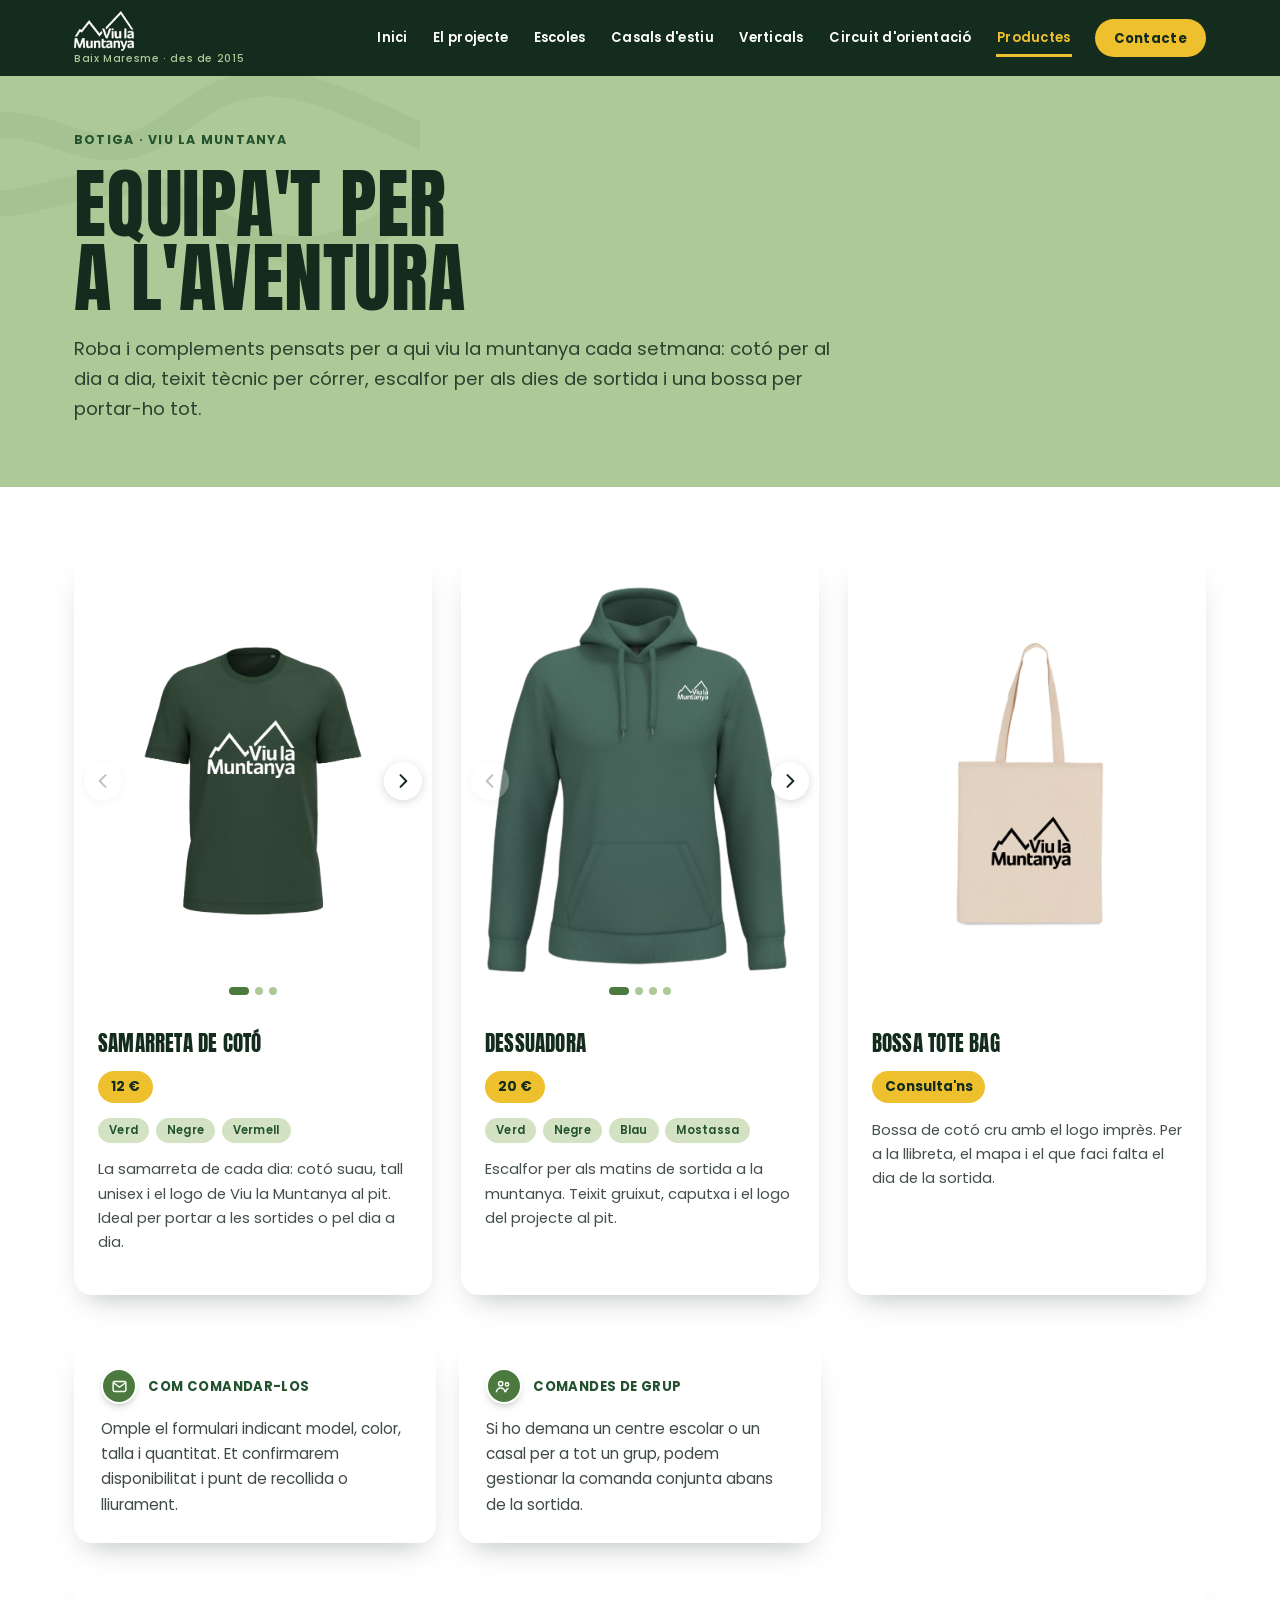
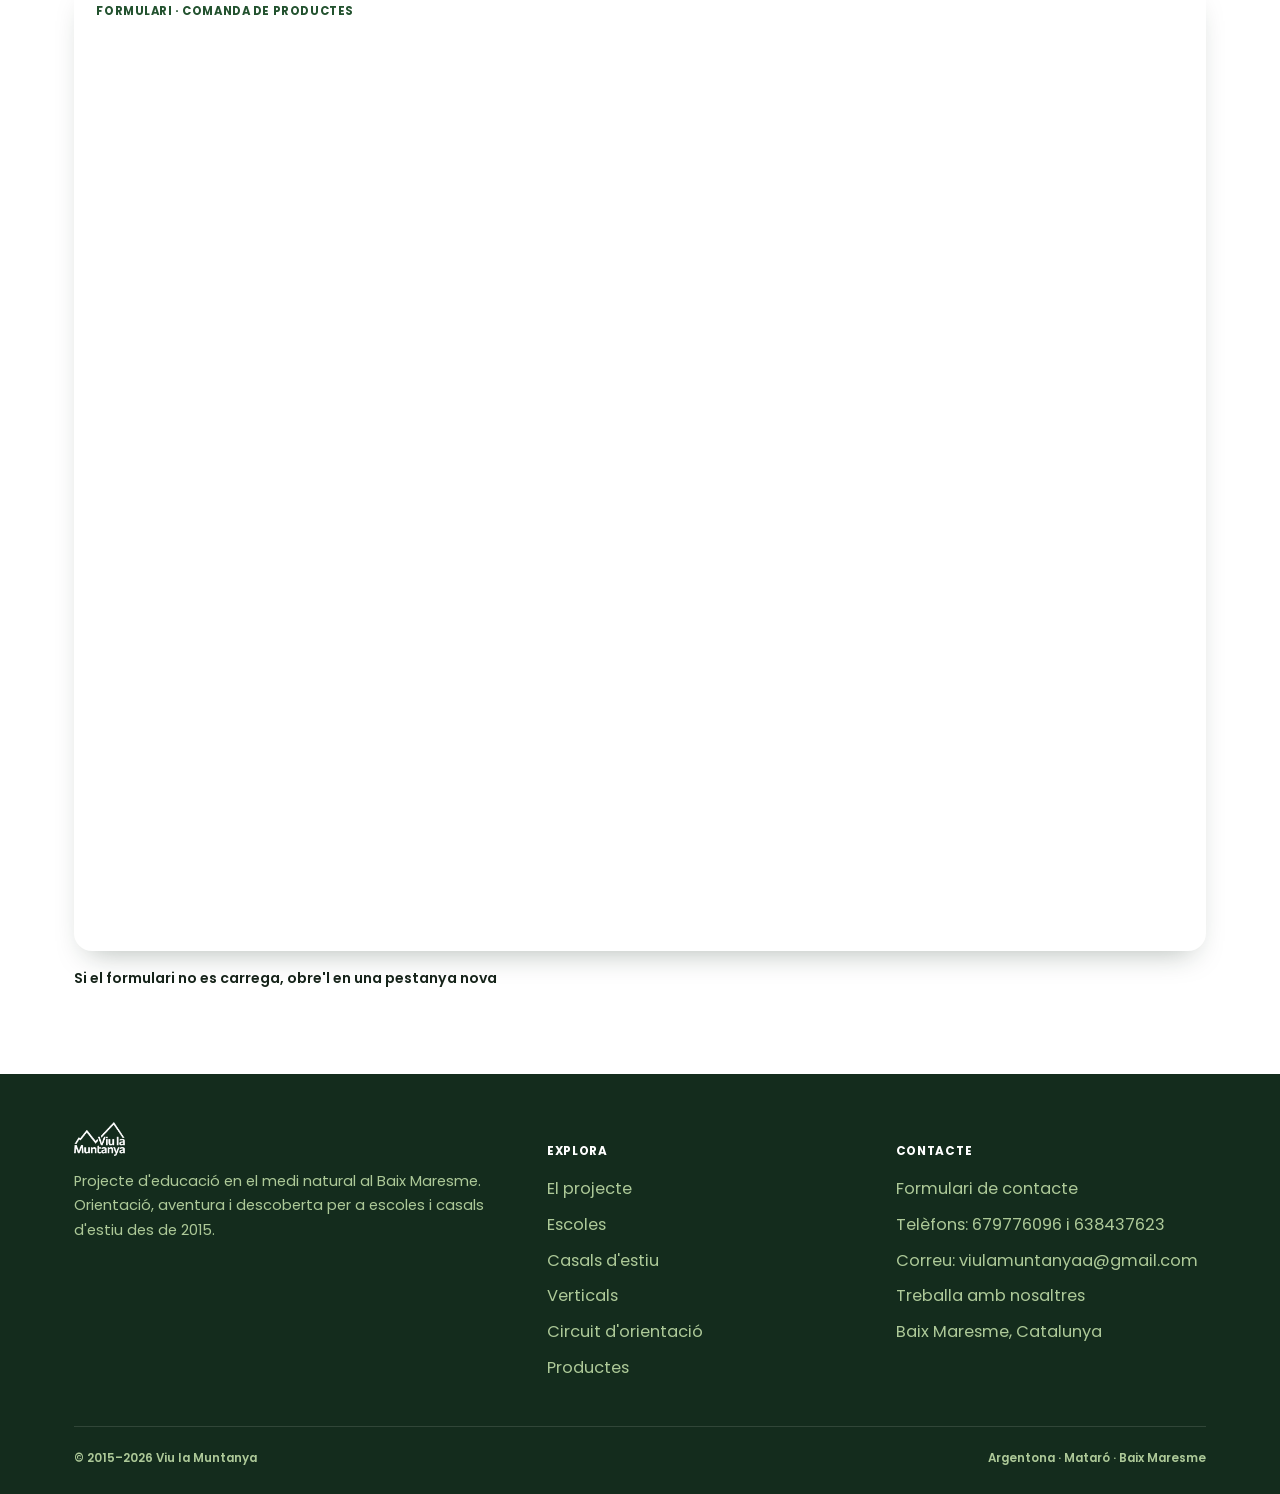
<file: productes.html>
<!doctype html>
<html lang="ca">
<head>
<meta charset="UTF-8">
<meta name="viewport" content="width=device-width, initial-scale=1">
<title>Productes propis — Viu la Muntanya</title>
<meta name="description" content="Samarretes de cotó, dessuadores, bossa tote bag i samarreta tècnica de córrer amb el logo de Viu la Muntanya.">
<link rel="icon" href="assets/favicon.png?v=2" sizes="64x64" type="image/png">
<link rel="icon" type="image/svg+xml" href="assets/favicon.svg?v=2">
<link rel="apple-touch-icon" href="assets/img/logo/apple-touch-icon.png?v=2">
<link rel="preconnect" href="https://fonts.googleapis.com">
<link rel="preconnect" href="https://fonts.gstatic.com" crossorigin>
<link href="https://fonts.googleapis.com/css2?family=Anton&family=Poppins:wght@400;500;600;700;800&family=Caveat:wght@600;700&display=swap" rel="stylesheet">
<link rel="stylesheet" href="css/styles.css">
</head>
<body>

<svg style="display:none" aria-hidden="true">
  <symbol id="icon-menu" viewBox="0 0 24 24"><line x1="4" y1="7" x2="20" y2="7" stroke="currentColor" stroke-width="2"/><line x1="4" y1="12" x2="20" y2="12" stroke="currentColor" stroke-width="2"/><line x1="4" y1="17" x2="20" y2="17" stroke="currentColor" stroke-width="2"/></symbol>
  <symbol id="icon-mail" viewBox="0 0 24 24"><rect x="3" y="5" width="18" height="14" rx="2" fill="none" stroke="currentColor" stroke-width="2"/><path d="m4 7 8 6 8-6" fill="none" stroke="currentColor" stroke-width="2"/></symbol>
  <symbol id="icon-users" viewBox="0 0 24 24"><circle cx="8" cy="8" r="3" fill="none" stroke="currentColor" stroke-width="2"/><path d="M2 20c0-3.3 2.7-6 6-6s6 2.7 6 6" fill="none" stroke="currentColor" stroke-width="2"/><circle cx="17" cy="9" r="2.4" fill="none" stroke="currentColor" stroke-width="2"/><path d="M15 20c0-2.6 1.8-4.7 4-5.4" fill="none" stroke="currentColor" stroke-width="2"/></symbol>
</svg>

<header class="site-header">
  <div class="container">
    <a href="index.html" class="brand">
      <img class="brand__logo" src="assets/img/logo/logo-blanc.png" alt="Viu la Muntanya" width="363" height="241">
      <span class="brand__tag">Baix Maresme · des de 2015</span>
    </a>
    <button class="nav__toggle" aria-label="Obrir menú" aria-expanded="false">
      <svg width="22" height="22"><use href="#icon-menu"/></svg>
    </button>
    <nav class="nav" aria-label="Navegació principal">
      <ul class="nav__list">
        <li><a href="index.html">Inici</a></li>
        <li><a href="projecte.html">El projecte</a></li>
        <li><a href="escoles.html">Escoles</a></li>
        <li><a href="casals.html">Casals d'estiu</a></li>
        <li><a href="verticals.html">Verticals</a></li>
        <li><a href="circuit-orientacio.html">Circuit d'orientació</a></li>
        <li><a href="productes.html" aria-current="page">Productes</a></li>
        <li><a href="contacte.html" class="nav__cta">Contacte</a></li>
      </ul>
    </nav>
  </div>
</header>

<main>

  <section class="hero hero--page topo-bg">
    <div class="container">
      <p class="hero__coords">Botiga · Viu la Muntanya</p>
      <h1>Equipa't per <br class="hero__linebreak">a l'aventura</h1>
      <p class="hero__lede">Roba i complements pensats per a qui viu la muntanya cada setmana: cotó per al dia a dia, teixit tècnic per córrer, escalfor per als dies de sortida i una bossa per portar-ho tot.</p>
    </div>
  </section>

  <section class="section">
    <div class="container">
      <div class="products">

        <article class="product-card reveal">
          <div class="product-carousel" data-carousel>
            <div class="product-carousel__track">
              <img src="assets/img/productes/samarreta-verda.png" alt="Samarreta de cotó Viu la Muntanya en verd" loading="lazy">
              <img src="assets/img/productes/samarreta-negra.png" alt="Samarreta de cotó Viu la Muntanya en negre" loading="lazy">
              <img src="assets/img/productes/samarreta-vermella.png" alt="Samarreta de cotó Viu la Muntanya en vermell" loading="lazy">
            </div>
            <button class="product-carousel__nav product-carousel__nav--prev" type="button" aria-label="Foto anterior">
              <svg width="20" height="20" viewBox="0 0 24 24" aria-hidden="true"><path d="M15 5 8 12l7 7" fill="none" stroke="currentColor" stroke-width="2.4" stroke-linecap="round" stroke-linejoin="round"/></svg>
            </button>
            <button class="product-carousel__nav product-carousel__nav--next" type="button" aria-label="Foto següent">
              <svg width="20" height="20" viewBox="0 0 24 24" aria-hidden="true"><path d="m9 5 7 7-7 7" fill="none" stroke="currentColor" stroke-width="2.4" stroke-linecap="round" stroke-linejoin="round"/></svg>
            </button>
            <div class="product-carousel__dots" role="tablist" aria-label="Fotos del producte"></div>
          </div>
          <div class="product-card__body">
            <h3>Samarreta de cotó</h3>
            <span class="price-tag">12 €</span>
            <div class="product-card__colors"><span>Verd</span><span>Negre</span><span>Vermell</span></div>
            <p>La samarreta de cada dia: cotó suau, tall unisex i el logo de Viu la Muntanya al pit. Ideal per portar a les sortides o pel dia a dia.</p>
          </div>
        </article>

        <article class="product-card reveal">
          <div class="product-carousel" data-carousel>
            <div class="product-carousel__track">
              <img src="assets/img/productes/dessuadora-verda.png" alt="Dessuadora Viu la Muntanya en verd" loading="lazy">
              <img src="assets/img/productes/dessuadora-negra.png" alt="Dessuadora Viu la Muntanya en negre" loading="lazy">
              <img src="assets/img/productes/dessuadora-blava.png" alt="Dessuadora Viu la Muntanya en blau" loading="lazy">
              <img src="assets/img/productes/dessuadora-mostassa.png" alt="Dessuadora Viu la Muntanya en color mostassa" loading="lazy">
            </div>
            <button class="product-carousel__nav product-carousel__nav--prev" type="button" aria-label="Foto anterior">
              <svg width="20" height="20" viewBox="0 0 24 24" aria-hidden="true"><path d="M15 5 8 12l7 7" fill="none" stroke="currentColor" stroke-width="2.4" stroke-linecap="round" stroke-linejoin="round"/></svg>
            </button>
            <button class="product-carousel__nav product-carousel__nav--next" type="button" aria-label="Foto següent">
              <svg width="20" height="20" viewBox="0 0 24 24" aria-hidden="true"><path d="m9 5 7 7-7 7" fill="none" stroke="currentColor" stroke-width="2.4" stroke-linecap="round" stroke-linejoin="round"/></svg>
            </button>
            <div class="product-carousel__dots" role="tablist" aria-label="Fotos del producte"></div>
          </div>
          <div class="product-card__body">
            <h3>Dessuadora</h3>
            <span class="price-tag">20 €</span>
            <div class="product-card__colors"><span>Verd</span><span>Negre</span><span>Blau</span><span>Mostassa</span></div>
            <p>Escalfor per als matins de sortida a la muntanya. Teixit gruixut, caputxa i el logo del projecte al pit.</p>
          </div>
        </article>

        <article class="product-card reveal">
          <div class="product-carousel" data-carousel>
            <div class="product-carousel__track">
              <img src="assets/img/productes/bossa-tote-bag.png" alt="Bossa tote bag de cotó Viu la Muntanya" loading="lazy">
            </div>
          </div>
          <div class="product-card__body">
            <h3>Bossa tote bag</h3>
            <!-- PREU: substitueix "Consulta'ns" pel preu real quan el tingueu decidit -->
            <span class="price-tag">Consulta'ns</span>
            <p>Bossa de cotó cru amb el logo imprès. Per a la llibreta, el mapa i el que faci falta el dia de la sortida.</p>
          </div>
        </article>

      </div>

      <div class="infobar" style="margin-top:3rem">
        <div class="infobox reveal">
          <h4><span class="icon-badge icon-badge--sm"><svg><use href="#icon-mail"/></svg></span>Com comandar-los</h4>
          <p>Omple el formulari indicant model, color, talla i quantitat. Et confirmarem disponibilitat i punt de recollida o lliurament.</p>
        </div>
        <div class="infobox reveal">
          <h4><span class="icon-badge icon-badge--sm"><svg><use href="#icon-users"/></svg></span>Comandes de grup</h4>
          <p>Si ho demana un centre escolar o un casal per a tot un grup, podem gestionar la comanda conjunta abans de la sortida.</p>
        </div>
      </div>

      <div class="form-frame reveal" style="margin-top:2.5rem">
        <p class="form-frame__label">Formulari · Comanda de productes</p>
        <iframe src="https://docs.google.com/forms/d/e/1FAIpQLSc3UGBFRqY5X65qfLtLtVi85Oeu1W73iSYwDP-JAYn6-S3Y5g/viewform?embedded=true" title="Formulari de comanda de productes Viu la Muntanya">Carregant…</iframe>
      </div>
      <p class="form-fallback">Si el formulari no es carrega, <a href="https://docs.google.com/forms/d/e/1FAIpQLSc3UGBFRqY5X65qfLtLtVi85Oeu1W73iSYwDP-JAYn6-S3Y5g/viewform" target="_blank" rel="noopener">obre'l en una pestanya nova</a></p>

    </div>
  </section>

</main>

<footer class="site-footer">
  <div class="container">
    <div class="footer__grid">
      <div>
        <div class="footer__brand">
          <img src="assets/img/logo/logo-blanc.png" alt="Viu la Muntanya" width="363" height="241" loading="lazy">
        </div>
        <p>Projecte d'educació en el medi natural al Baix Maresme. Orientació, aventura i descoberta per a escoles i casals d'estiu des de 2015.</p>
      </div>
      <div class="footer">
        <h5>Explora</h5>
        <ul class="footer__links">
          <li><a href="projecte.html">El projecte</a></li>
          <li><a href="escoles.html">Escoles</a></li>
          <li><a href="casals.html">Casals d'estiu</a></li>
          <li><a href="verticals.html">Verticals</a></li>
          <li><a href="circuit-orientacio.html">Circuit d'orientació</a></li>
          <li><a href="productes.html">Productes</a></li>
        </ul>
      </div>
      <div class="footer">
        <h5>Contacte</h5>
        <ul class="footer__links">
          <li><a href="contacte.html">Formulari de contacte</a></li>
          <li>Telèfons: 679776096 i 638437623</li>
          <li>Correu: viulamuntanyaa@gmail.com</li>
          <li><a href="treballa.html">Treballa amb nosaltres</a></li>
          <li>Baix Maresme, Catalunya</li>
        </ul>
      </div>
    </div>
    <div class="footer__bottom">
      <span>© 2015–2026 Viu la Muntanya</span>
      <span>Argentona · Mataró · Baix Maresme</span>
    </div>
  </div>
</footer>

<script src="js/main.js"></script>
</body>
</html>
</file>
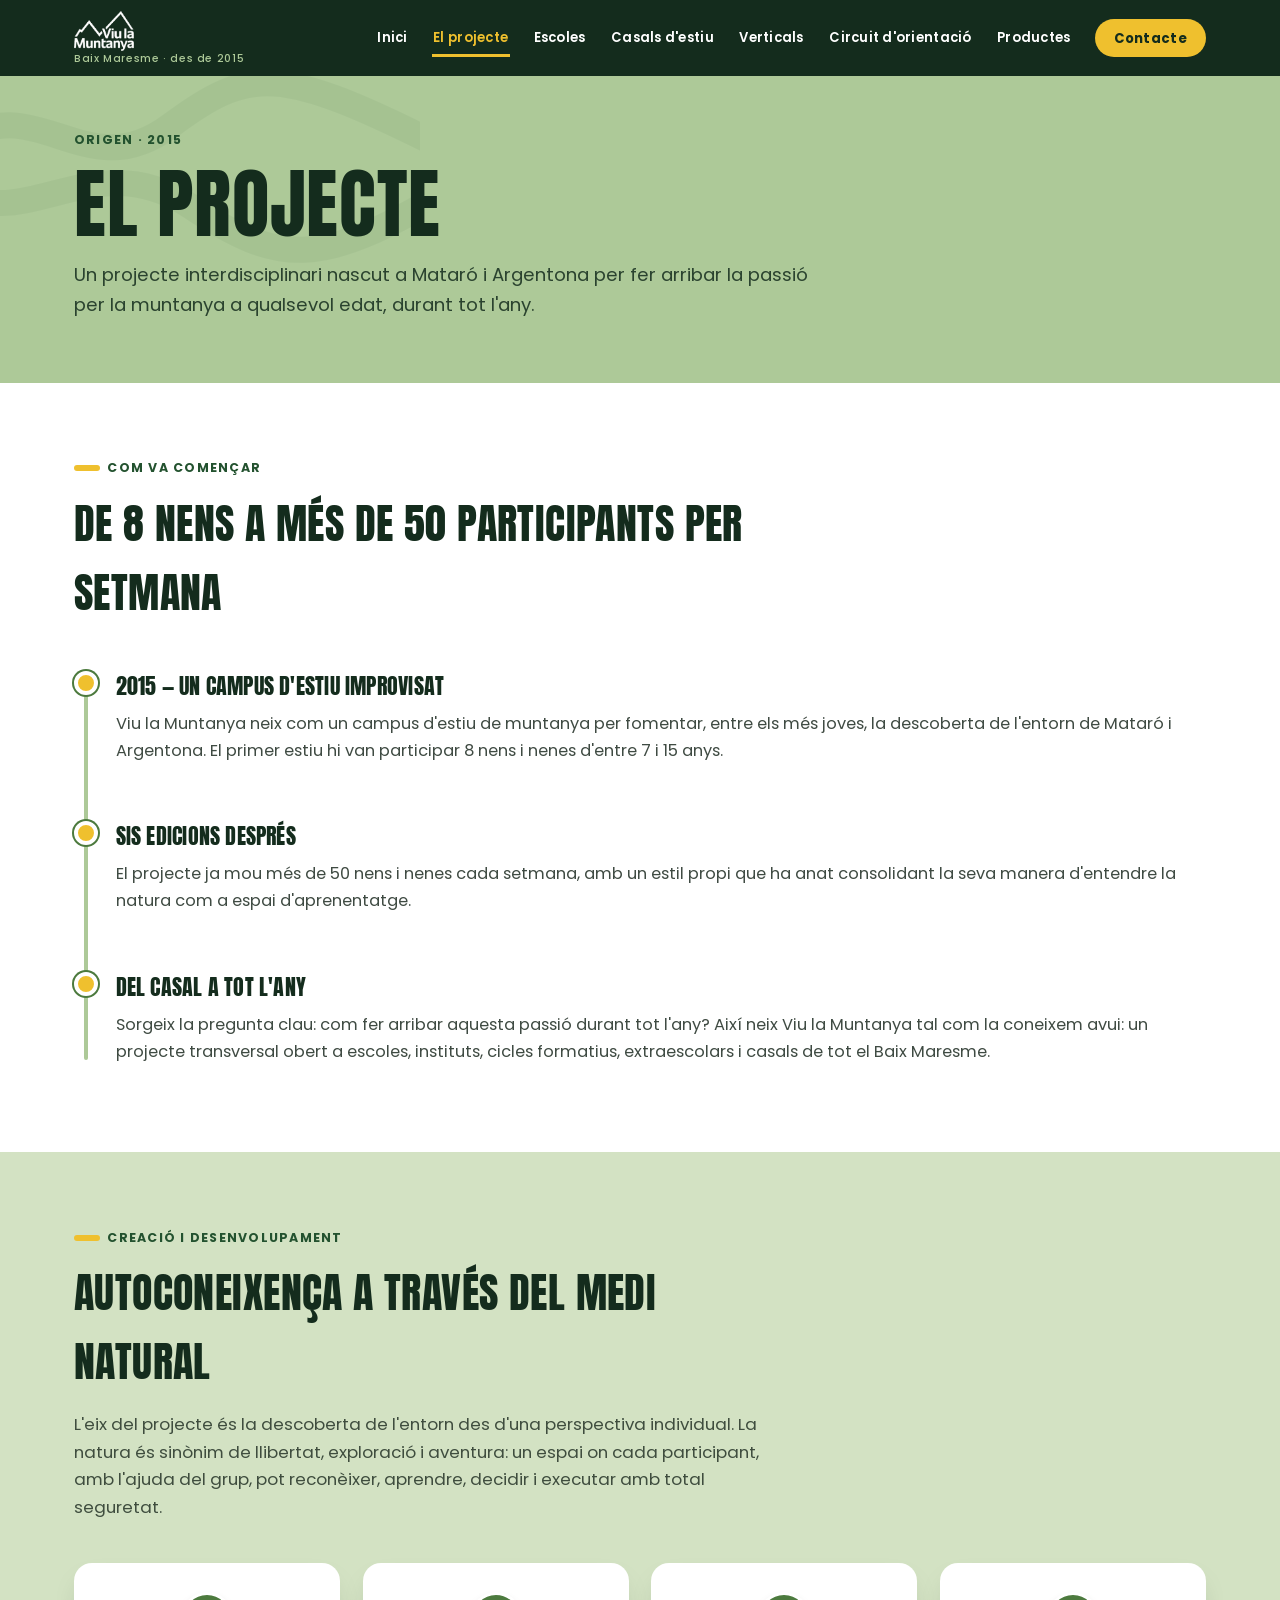
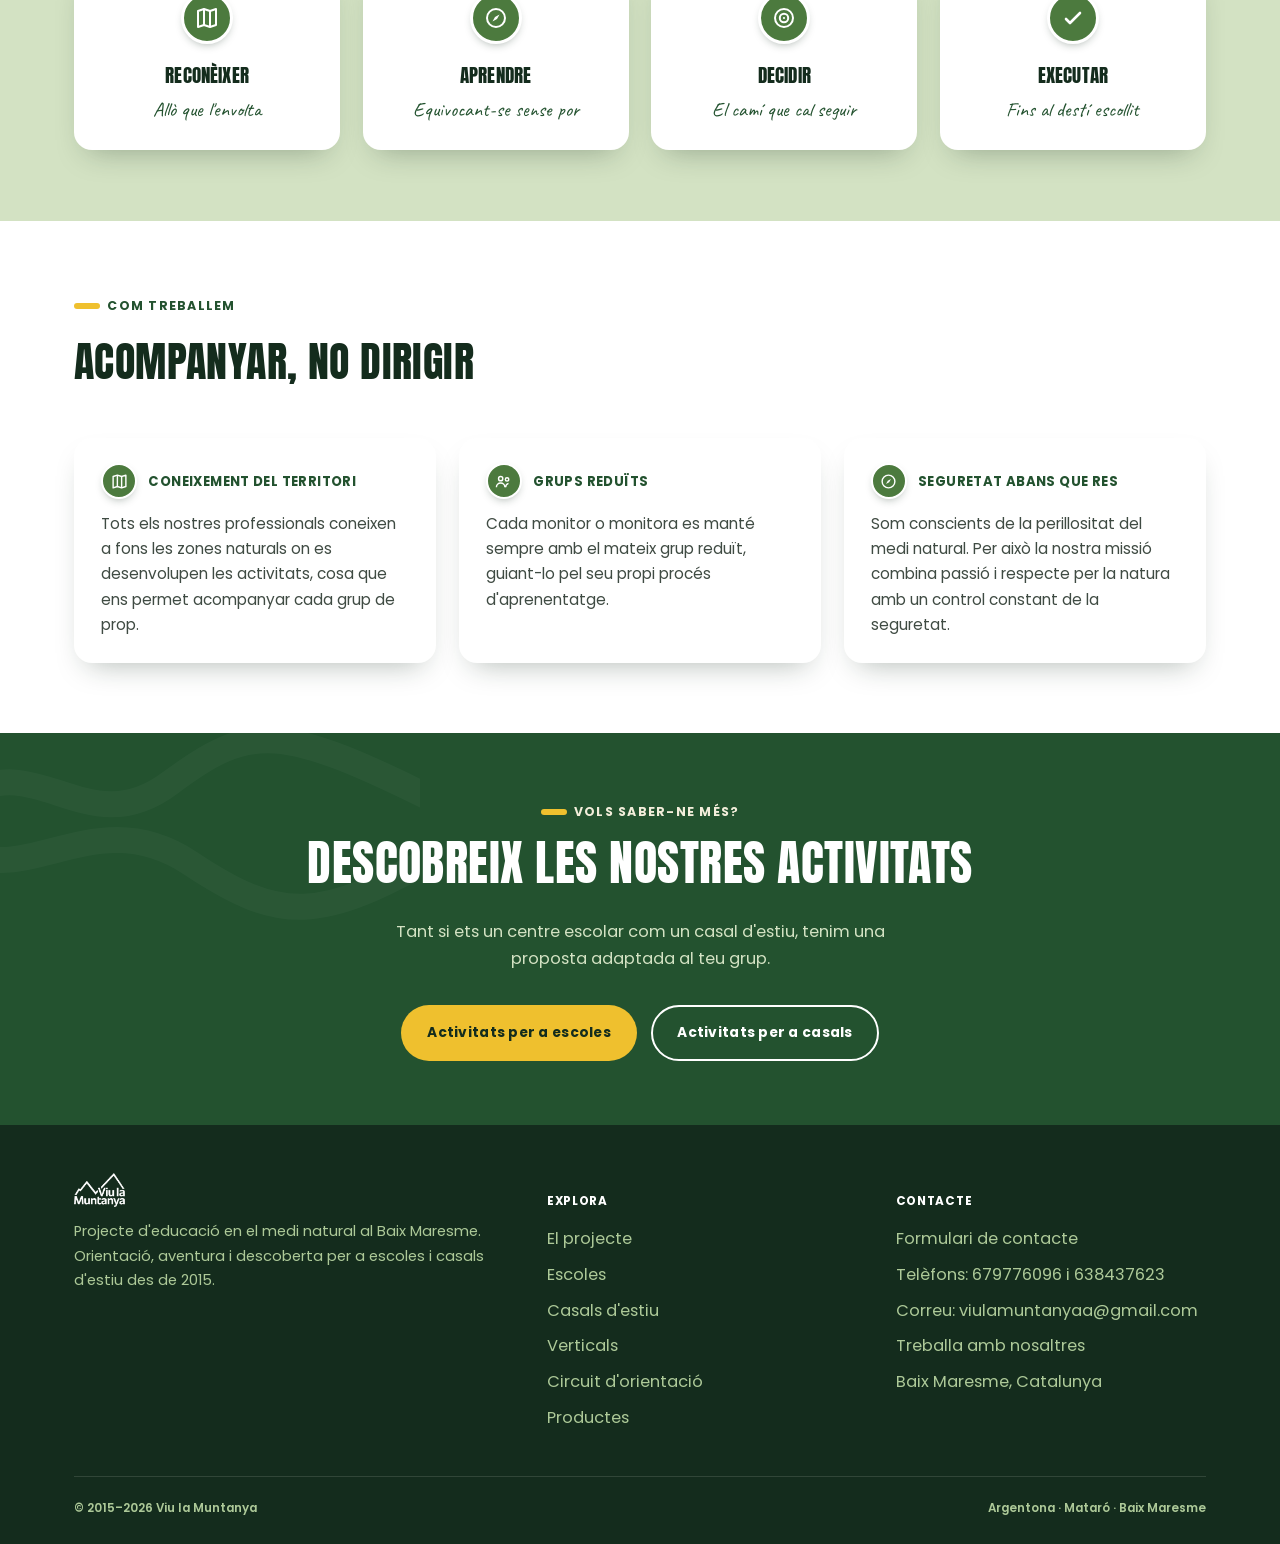
<file: projecte.html>
<!doctype html>
<html lang="ca">
<head>
<meta charset="UTF-8">
<meta name="viewport" content="width=device-width, initial-scale=1">
<title>El projecte — Viu la Muntanya</title>
<meta name="description" content="Viu la Muntanya neix el 2015 a Mataró i Argentona amb l'objectiu de transmetre la passió per la muntanya. Descobreix l'origen, la filosofia i la manera de treballar del projecte.">
<link rel="icon" href="assets/favicon.png?v=2" sizes="64x64" type="image/png">
<link rel="icon" type="image/svg+xml" href="assets/favicon.svg?v=2">
<link rel="apple-touch-icon" href="assets/img/logo/apple-touch-icon.png?v=2">
<link rel="preconnect" href="https://fonts.googleapis.com">
<link rel="preconnect" href="https://fonts.gstatic.com" crossorigin>
<link href="https://fonts.googleapis.com/css2?family=Anton&family=Poppins:wght@400;500;600;700;800&family=Caveat:wght@600;700&display=swap" rel="stylesheet">
<link rel="stylesheet" href="css/styles.css">
</head>
<body>

<svg style="display:none" aria-hidden="true">
  <symbol id="icon-menu" viewBox="0 0 24 24"><line x1="4" y1="7" x2="20" y2="7" stroke="currentColor" stroke-width="2"/><line x1="4" y1="12" x2="20" y2="12" stroke="currentColor" stroke-width="2"/><line x1="4" y1="17" x2="20" y2="17" stroke="currentColor" stroke-width="2"/></symbol>
  <symbol id="icon-map" viewBox="0 0 24 24"><path d="M9 3 3 5v16l6-2 6 2 6-2V3l-6 2-6-2Z" fill="none" stroke="currentColor" stroke-width="2" stroke-linejoin="round"/><line x1="9" y1="3" x2="9" y2="19" stroke="currentColor" stroke-width="2"/><line x1="15" y1="5" x2="15" y2="21" stroke="currentColor" stroke-width="2"/></symbol>
  <symbol id="icon-compass" viewBox="0 0 24 24"><circle cx="12" cy="12" r="9" fill="none" stroke="currentColor" stroke-width="2"/><path d="M15.5 8.5 13 13l-4.5 2.5L11 11z" fill="currentColor"/></symbol>
  <symbol id="icon-users" viewBox="0 0 24 24"><circle cx="8" cy="8" r="3" fill="none" stroke="currentColor" stroke-width="2"/><path d="M2 20c0-3.3 2.7-6 6-6s6 2.7 6 6" fill="none" stroke="currentColor" stroke-width="2"/><circle cx="17" cy="9" r="2.4" fill="none" stroke="currentColor" stroke-width="2"/><path d="M15 20c0-2.6 1.8-4.7 4-5.4" fill="none" stroke="currentColor" stroke-width="2"/></symbol>
  <symbol id="icon-target" viewBox="0 0 24 24"><circle cx="12" cy="12" r="9" fill="none" stroke="currentColor" stroke-width="2"/><circle cx="12" cy="12" r="4.2" fill="none" stroke="currentColor" stroke-width="2"/><circle cx="12" cy="12" r="1.1" fill="currentColor"/></symbol>
  <symbol id="icon-check" viewBox="0 0 24 24"><path d="M5 13l4 4L19 7" fill="none" stroke="currentColor" stroke-width="2.6" stroke-linecap="round" stroke-linejoin="round"/></symbol>
</svg>

<header class="site-header">
  <div class="container">
    <a href="index.html" class="brand">
      <img class="brand__logo" src="assets/img/logo/logo-blanc.png" alt="Viu la Muntanya" width="363" height="241">
      <span class="brand__tag">Baix Maresme · des de 2015</span>
    </a>
    <button class="nav__toggle" aria-label="Obrir menú" aria-expanded="false">
      <svg width="22" height="22"><use href="#icon-menu"/></svg>
    </button>
    <nav class="nav" aria-label="Navegació principal">
      <ul class="nav__list">
        <li><a href="index.html">Inici</a></li>
        <li><a href="projecte.html" aria-current="page">El projecte</a></li>
        <li><a href="escoles.html">Escoles</a></li>
        <li><a href="casals.html">Casals d'estiu</a></li>
        <li><a href="verticals.html">Verticals</a></li>
        <li><a href="circuit-orientacio.html">Circuit d'orientació</a></li>
        <li><a href="productes.html">Productes</a></li>
        <li><a href="contacte.html" class="nav__cta">Contacte</a></li>
      </ul>
    </nav>
  </div>
</header>

<main>

  <section class="hero hero--page topo-bg">
    <div class="container">
      <p class="hero__coords">Origen · 2015</p>
      <h1>El projecte</h1>
      <p class="hero__lede">Un projecte interdisciplinari nascut a Mataró i Argentona per fer arribar la passió per la muntanya a qualsevol edat, durant tot l'any.</p>
    </div>
  </section>

  <section class="section">
    <div class="container">
      <div class="section__head">
        <span class="eyebrow">Com va començar</span>
        <h2>De 8 nens a més de 50 participants per setmana</h2>
      </div>
      <div class="timeline">
        <div class="timeline__step reveal">
          <h4>2015 — Un campus d'estiu improvisat</h4>
          <p>Viu la Muntanya neix com un campus d'estiu de muntanya per fomentar, entre els més joves, la descoberta de l'entorn de Mataró i Argentona. El primer estiu hi van participar 8 nens i nenes d'entre 7 i 15 anys.</p>
        </div>
        <div class="timeline__step reveal">
          <h4>Sis edicions després</h4>
          <p>El projecte ja mou més de 50 nens i nenes cada setmana, amb un estil propi que ha anat consolidant la seva manera d'entendre la natura com a espai d'aprenentatge.</p>
        </div>
        <div class="timeline__step reveal">
          <h4>Del casal a tot l'any</h4>
          <p>Sorgeix la pregunta clau: com fer arribar aquesta passió durant tot l'any? Així neix Viu la Muntanya tal com la coneixem avui: un projecte transversal obert a escoles, instituts, cicles formatius, extraescolars i casals de tot el Baix Maresme.</p>
        </div>
      </div>
    </div>
  </section>

  <section class="section section--alt">
    <div class="container">
      <div class="section__head">
        <span class="eyebrow">Creació i desenvolupament</span>
        <h2>Autoconeixença a través del medi natural</h2>
        <p>L'eix del projecte és la descoberta de l'entorn des d'una perspectiva individual. La natura és sinònim de llibertat, exploració i aventura: un espai on cada participant, amb l'ajuda del grup, pot reconèixer, aprendre, decidir i executar amb total seguretat.</p>
      </div>
      <div class="pillars">
        <div class="pillar reveal"><span class="icon-badge"><svg><use href="#icon-map"/></svg></span><h4>Reconèixer</h4><p>Allò que l'envolta</p></div>
        <div class="pillar reveal"><span class="icon-badge"><svg><use href="#icon-compass"/></svg></span><h4>Aprendre</h4><p>Equivocant-se sense por</p></div>
        <div class="pillar reveal"><span class="icon-badge"><svg><use href="#icon-target"/></svg></span><h4>Decidir</h4><p>El camí que cal seguir</p></div>
        <div class="pillar reveal"><span class="icon-badge"><svg><use href="#icon-check"/></svg></span><h4>Executar</h4><p>Fins al destí escollit</p></div>
      </div>
    </div>
  </section>

  <section class="section">
    <div class="container">
      <div class="section__head">
        <span class="eyebrow">Com treballem</span>
        <h2>Acompanyar, no dirigir</h2>
      </div>
      <div class="infobar">
        <div class="infobox reveal">
          <h4><span class="icon-badge icon-badge--sm"><svg><use href="#icon-map"/></svg></span>Coneixement del territori</h4>
          <p>Tots els nostres professionals coneixen a fons les zones naturals on es desenvolupen les activitats, cosa que ens permet acompanyar cada grup de prop.</p>
        </div>
        <div class="infobox reveal">
          <h4><span class="icon-badge icon-badge--sm"><svg><use href="#icon-users"/></svg></span>Grups reduïts</h4>
          <p>Cada monitor o monitora es manté sempre amb el mateix grup reduït, guiant-lo pel seu propi procés d'aprenentatge.</p>
        </div>
        <div class="infobox reveal">
          <h4><span class="icon-badge icon-badge--sm"><svg><use href="#icon-compass"/></svg></span>Seguretat abans que res</h4>
          <p>Som conscients de la perillositat del medi natural. Per això la nostra missió combina passió i respecte per la natura amb un control constant de la seguretat.</p>
        </div>
      </div>
    </div>
  </section>

  <section class="cta-final topo-bg topo-bg--dark">
    <div class="container">
      <span class="eyebrow eyebrow--onDark">Vols saber-ne més?</span>
      <h2>Descobreix les nostres activitats</h2>
      <p>Tant si ets un centre escolar com un casal d'estiu, tenim una proposta adaptada al teu grup.</p>
      <div class="hero__actions">
        <a href="escoles.html" class="btn btn--primary">Activitats per a escoles</a>
        <a href="casals.html" class="btn btn--ghost">Activitats per a casals</a>
      </div>
    </div>
  </section>

</main>

<footer class="site-footer">
  <div class="container">
    <div class="footer__grid">
      <div>
        <div class="footer__brand">
          <img src="assets/img/logo/logo-blanc.png" alt="Viu la Muntanya" width="363" height="241" loading="lazy">
        </div>
        <p>Projecte d'educació en el medi natural al Baix Maresme. Orientació, aventura i descoberta per a escoles i casals d'estiu des de 2015.</p>
      </div>
      <div class="footer">
        <h5>Explora</h5>
        <ul class="footer__links">
          <li><a href="projecte.html">El projecte</a></li>
          <li><a href="escoles.html">Escoles</a></li>
          <li><a href="casals.html">Casals d'estiu</a></li>
          <li><a href="verticals.html">Verticals</a></li>
          <li><a href="circuit-orientacio.html">Circuit d'orientació</a></li>
          <li><a href="productes.html">Productes</a></li>
        </ul>
      </div>
      <div class="footer">
        <h5>Contacte</h5>
        <ul class="footer__links">
          <li><a href="contacte.html">Formulari de contacte</a></li>
          <li>Telèfons: 679776096 i 638437623</li>
          <li>Correu: viulamuntanyaa@gmail.com</li>
          <li><a href="treballa.html">Treballa amb nosaltres</a></li>
          <li>Baix Maresme, Catalunya</li>
        </ul>
      </div>
    </div>
    <div class="footer__bottom">
      <span>© 2015–2026 Viu la Muntanya</span>
      <span>Argentona · Mataró · Baix Maresme</span>
    </div>
  </div>
</footer>

<script src="js/main.js"></script>
</body>
</html>
</file>
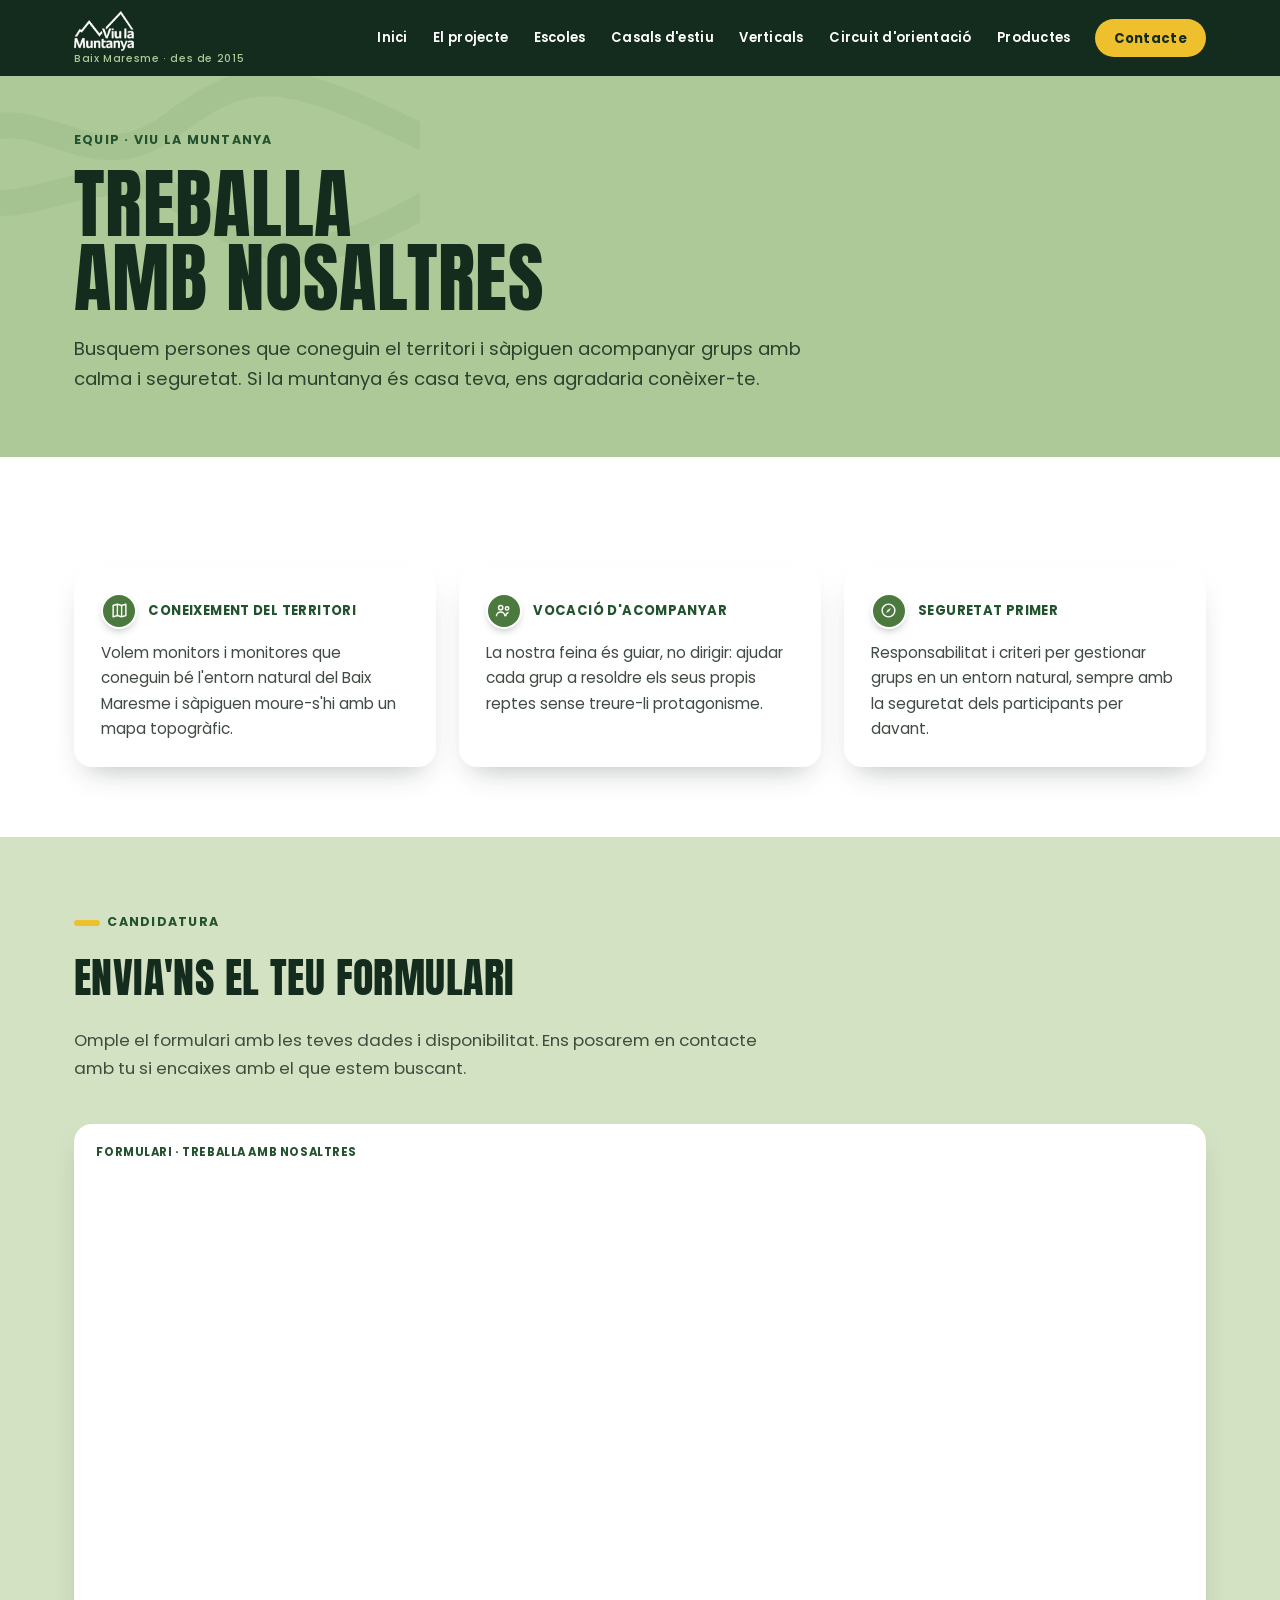
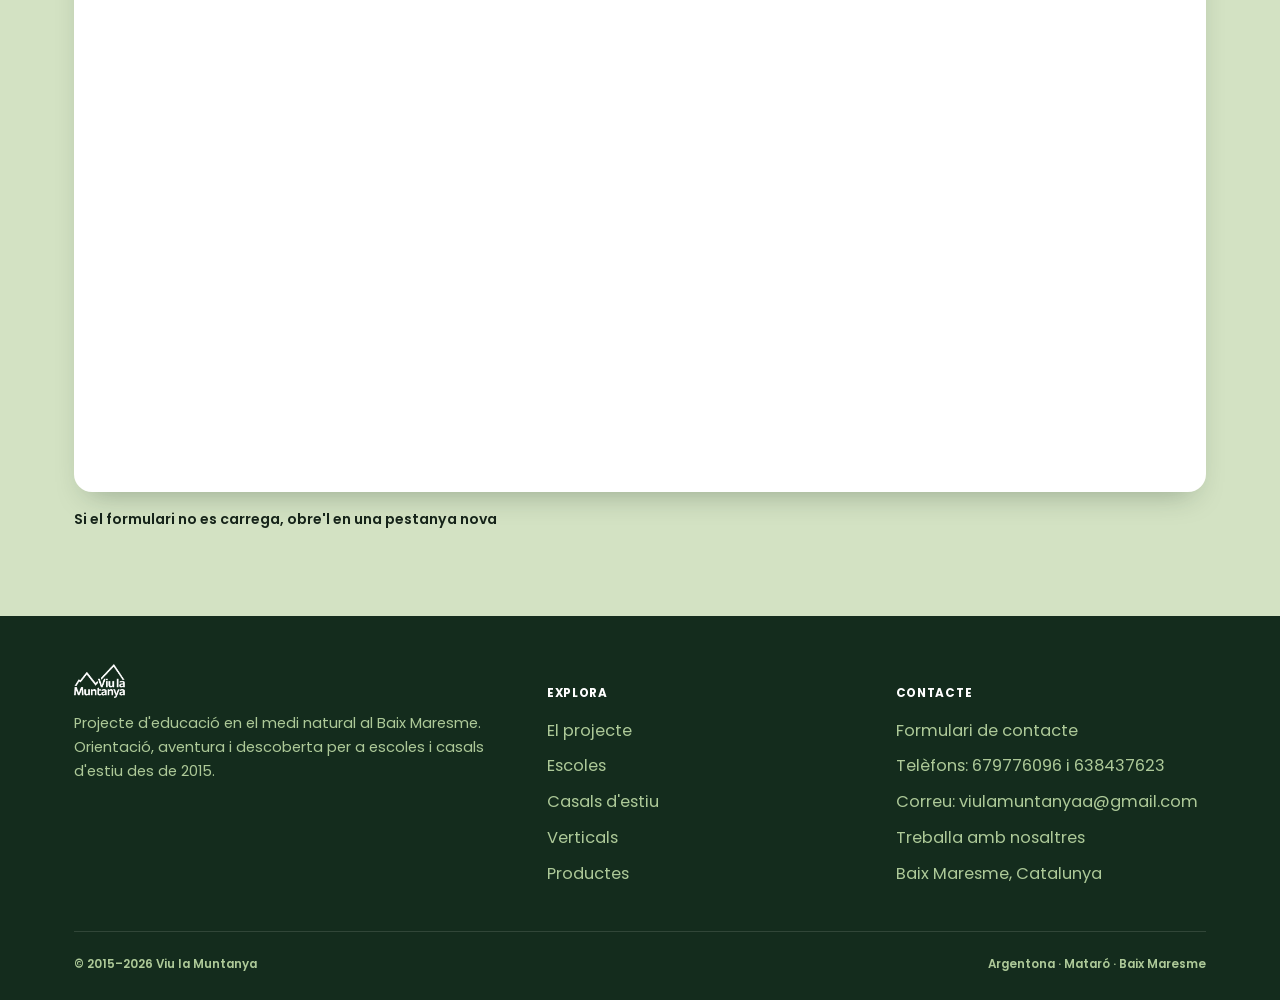
<file: treballa.html>
<!doctype html>
<html lang="ca">
<head>
<meta charset="UTF-8">
<meta name="viewport" content="width=device-width, initial-scale=1">
<title>Treballa amb nosaltres — Viu la Muntanya</title>
<meta name="description" content="T'agrada la muntanya i vols formar part de l'equip de monitors de Viu la Muntanya? Envia'ns la teva candidatura.">
<link rel="icon" href="assets/favicon.png?v=2" sizes="64x64" type="image/png">
<link rel="icon" type="image/svg+xml" href="assets/favicon.svg?v=2">
<link rel="apple-touch-icon" href="assets/img/logo/apple-touch-icon.png?v=2">
<link rel="preconnect" href="https://fonts.googleapis.com">
<link rel="preconnect" href="https://fonts.gstatic.com" crossorigin>
<link href="https://fonts.googleapis.com/css2?family=Anton&family=Poppins:wght@400;500;600;700;800&family=Caveat:wght@600;700&display=swap" rel="stylesheet">
<link rel="stylesheet" href="css/styles.css">
</head>
<body>

<svg style="display:none" aria-hidden="true">
  <symbol id="icon-menu" viewBox="0 0 24 24"><line x1="4" y1="7" x2="20" y2="7" stroke="currentColor" stroke-width="2"/><line x1="4" y1="12" x2="20" y2="12" stroke="currentColor" stroke-width="2"/><line x1="4" y1="17" x2="20" y2="17" stroke="currentColor" stroke-width="2"/></symbol>
  <symbol id="icon-map" viewBox="0 0 24 24"><path d="M9 3 3 5v16l6-2 6 2 6-2V3l-6 2-6-2Z" fill="none" stroke="currentColor" stroke-width="2" stroke-linejoin="round"/><line x1="9" y1="3" x2="9" y2="19" stroke="currentColor" stroke-width="2"/><line x1="15" y1="5" x2="15" y2="21" stroke="currentColor" stroke-width="2"/></symbol>
  <symbol id="icon-users" viewBox="0 0 24 24"><circle cx="8" cy="8" r="3" fill="none" stroke="currentColor" stroke-width="2"/><path d="M2 20c0-3.3 2.7-6 6-6s6 2.7 6 6" fill="none" stroke="currentColor" stroke-width="2"/><circle cx="17" cy="9" r="2.4" fill="none" stroke="currentColor" stroke-width="2"/><path d="M15 20c0-2.6 1.8-4.7 4-5.4" fill="none" stroke="currentColor" stroke-width="2"/></symbol>
  <symbol id="icon-compass" viewBox="0 0 24 24"><circle cx="12" cy="12" r="9" fill="none" stroke="currentColor" stroke-width="2"/><path d="M15.5 8.5 13 13l-4.5 2.5L11 11z" fill="currentColor"/></symbol>
</svg>

<header class="site-header">
  <div class="container">
    <a href="index.html" class="brand">
      <img class="brand__logo" src="assets/img/logo/logo-blanc.png" alt="Viu la Muntanya" width="363" height="241">
      <span class="brand__tag">Baix Maresme · des de 2015</span>
    </a>
    <button class="nav__toggle" aria-label="Obrir menú" aria-expanded="false">
      <svg width="22" height="22"><use href="#icon-menu"/></svg>
    </button>
    <nav class="nav" aria-label="Navegació principal">
      <ul class="nav__list">
        <li><a href="index.html">Inici</a></li>
        <li><a href="projecte.html">El projecte</a></li>
        <li><a href="escoles.html">Escoles</a></li>
        <li><a href="casals.html">Casals d'estiu</a></li>
        <li><a href="verticals.html">Verticals</a></li>
        <li><a href="circuit-orientacio.html">Circuit d'orientació</a></li>
        <li><a href="productes.html">Productes</a></li>
        <li><a href="contacte.html" class="nav__cta">Contacte</a></li>
      </ul>
    </nav>
  </div>
</header>

<main>

  <section class="hero hero--page topo-bg">
    <div class="container">
      <p class="hero__coords">Equip · Viu la Muntanya</p>
      <h1>Treballa <br class="hero__linebreak">amb nosaltres</h1>
      <p class="hero__lede">Busquem persones que coneguin el territori i sàpiguen acompanyar grups amb calma i seguretat. Si la muntanya és casa teva, ens agradaria conèixer-te.</p>
    </div>
  </section>

  <section class="section">
    <div class="container">
      <div class="infobar">
        <div class="infobox reveal">
          <h4><span class="icon-badge icon-badge--sm"><svg><use href="#icon-map"/></svg></span>Coneixement del territori</h4>
          <p>Volem monitors i monitores que coneguin bé l'entorn natural del Baix Maresme i sàpiguen moure-s'hi amb un mapa topogràfic.</p>
        </div>
        <div class="infobox reveal">
          <h4><span class="icon-badge icon-badge--sm"><svg><use href="#icon-users"/></svg></span>Vocació d'acompanyar</h4>
          <p>La nostra feina és guiar, no dirigir: ajudar cada grup a resoldre els seus propis reptes sense treure-li protagonisme.</p>
        </div>
        <div class="infobox reveal">
          <h4><span class="icon-badge icon-badge--sm"><svg><use href="#icon-compass"/></svg></span>Seguretat primer</h4>
          <p>Responsabilitat i criteri per gestionar grups en un entorn natural, sempre amb la seguretat dels participants per davant.</p>
        </div>
      </div>
    </div>
  </section>

  <section class="section section--alt">
    <div class="container">
      <div class="section__head">
        <span class="eyebrow">Candidatura</span>
        <h2>Envia'ns el teu formulari</h2>
        <p>Omple el formulari amb les teves dades i disponibilitat. Ens posarem en contacte amb tu si encaixes amb el que estem buscant.</p>
      </div>
      <div class="form-frame reveal">
        <p class="form-frame__label">Formulari · Treballa amb nosaltres</p>
        <iframe src="https://docs.google.com/forms/d/e/1FAIpQLSeT-x0P0lzcmgQ72iXPoXw0be9hZJuVRY-_l7HuDBvA_Jh5sg/viewform?embedded=true" title="Formulari de candidatura Viu la Muntanya">Carregant…</iframe>
      </div>
      <p class="form-fallback">Si el formulari no es carrega, <a href="https://docs.google.com/forms/d/e/1FAIpQLSeT-x0P0lzcmgQ72iXPoXw0be9hZJuVRY-_l7HuDBvA_Jh5sg/viewform" target="_blank" rel="noopener">obre'l en una pestanya nova</a></p>
    </div>
  </section>

</main>

<footer class="site-footer">
  <div class="container">
    <div class="footer__grid">
      <div>
        <div class="footer__brand">
          <img src="assets/img/logo/logo-blanc.png" alt="Viu la Muntanya" width="363" height="241" loading="lazy">
        </div>
        <p>Projecte d'educació en el medi natural al Baix Maresme. Orientació, aventura i descoberta per a escoles i casals d'estiu des de 2015.</p>
      </div>
      <div class="footer">
        <h5>Explora</h5>
        <ul class="footer__links">
          <li><a href="projecte.html">El projecte</a></li>
          <li><a href="escoles.html">Escoles</a></li>
          <li><a href="casals.html">Casals d'estiu</a></li>
          <li><a href="verticals.html">Verticals</a></li>
          <li><a href="productes.html">Productes</a></li>
        </ul>
      </div>
      <div class="footer">
        <h5>Contacte</h5>
        <ul class="footer__links">
          <li><a href="contacte.html">Formulari de contacte</a></li>
          <li>Telèfons: 679776096 i 638437623</li>
          <li>Correu: viulamuntanyaa@gmail.com</li>          
          <li><a href="treballa.html">Treballa amb nosaltres</a></li>
          <li>Baix Maresme, Catalunya</li>
        </ul>
      </div>
    </div>
    <div class="footer__bottom">
      <span>© 2015–2026 Viu la Muntanya</span>
      <span>Argentona · Mataró · Baix Maresme</span>
    </div>
  </div>
</footer>

<script src="js/main.js"></script>
</body>
</html>
</file>
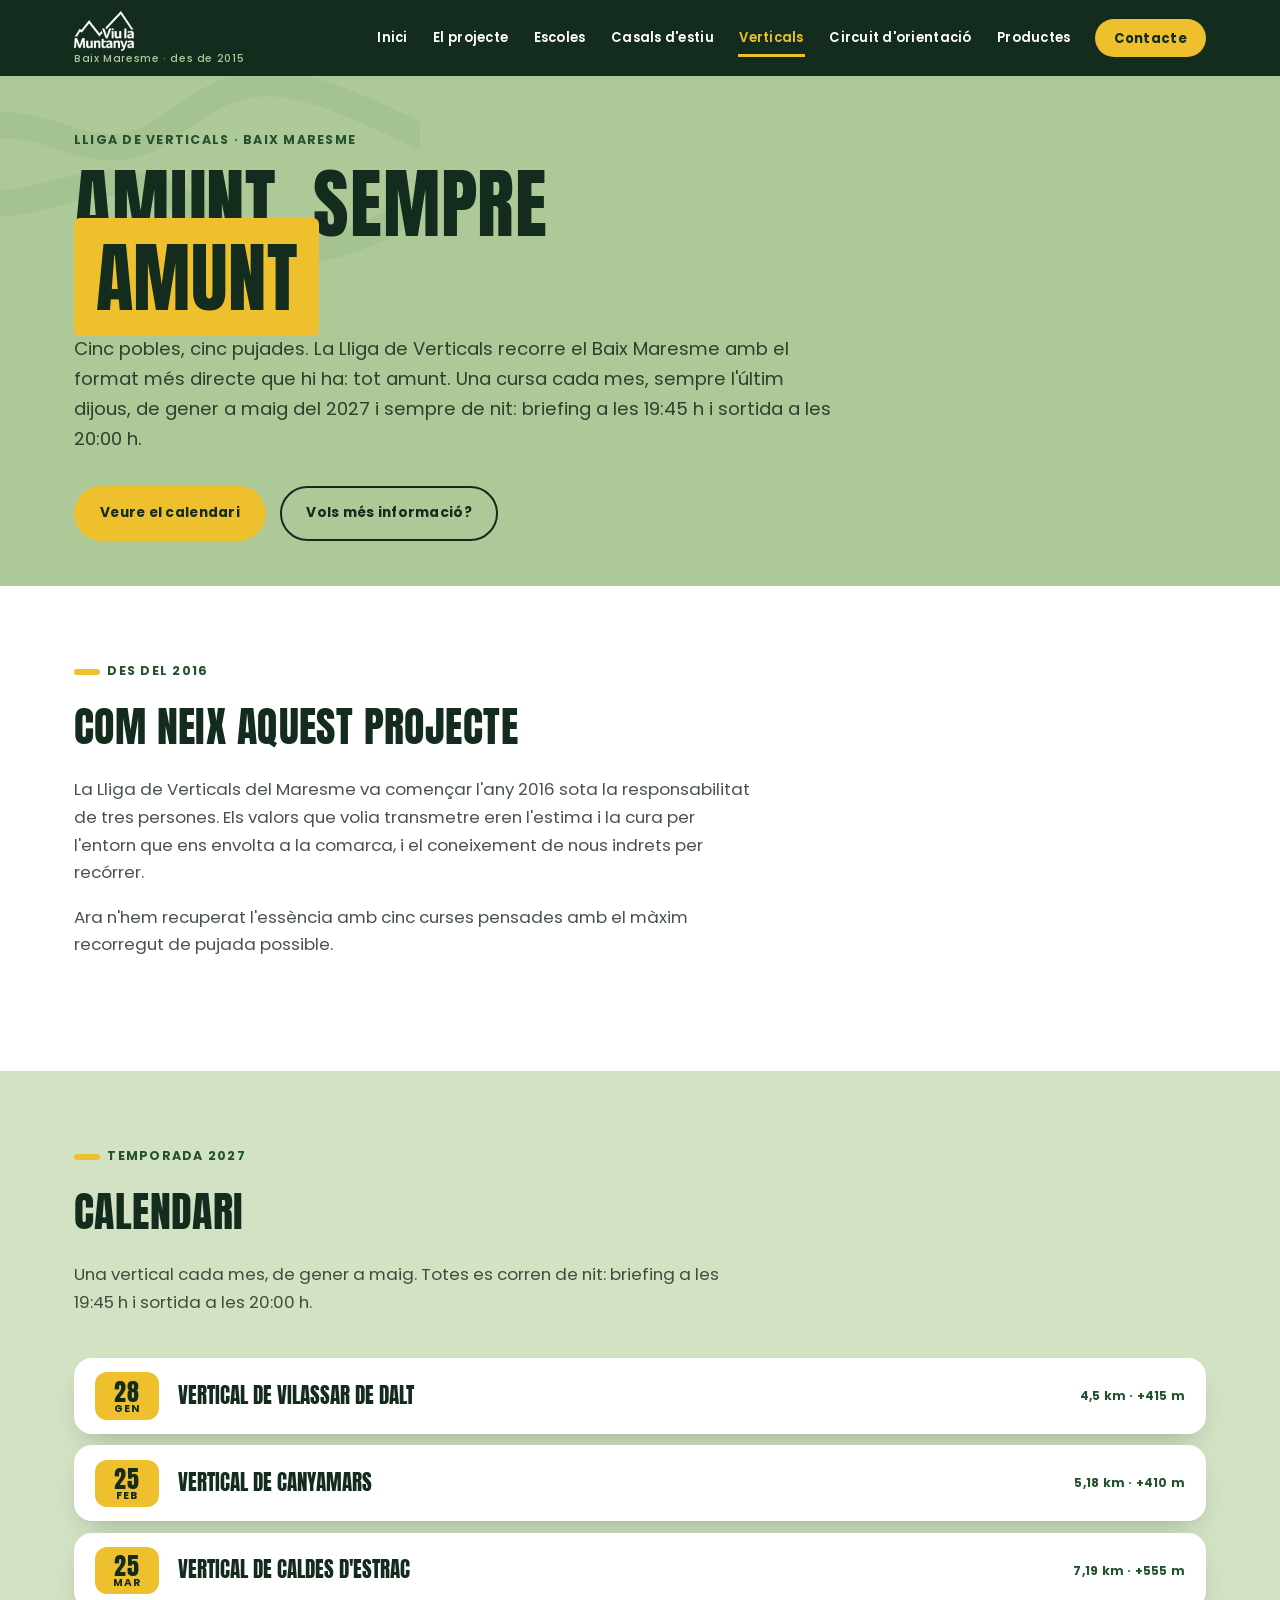
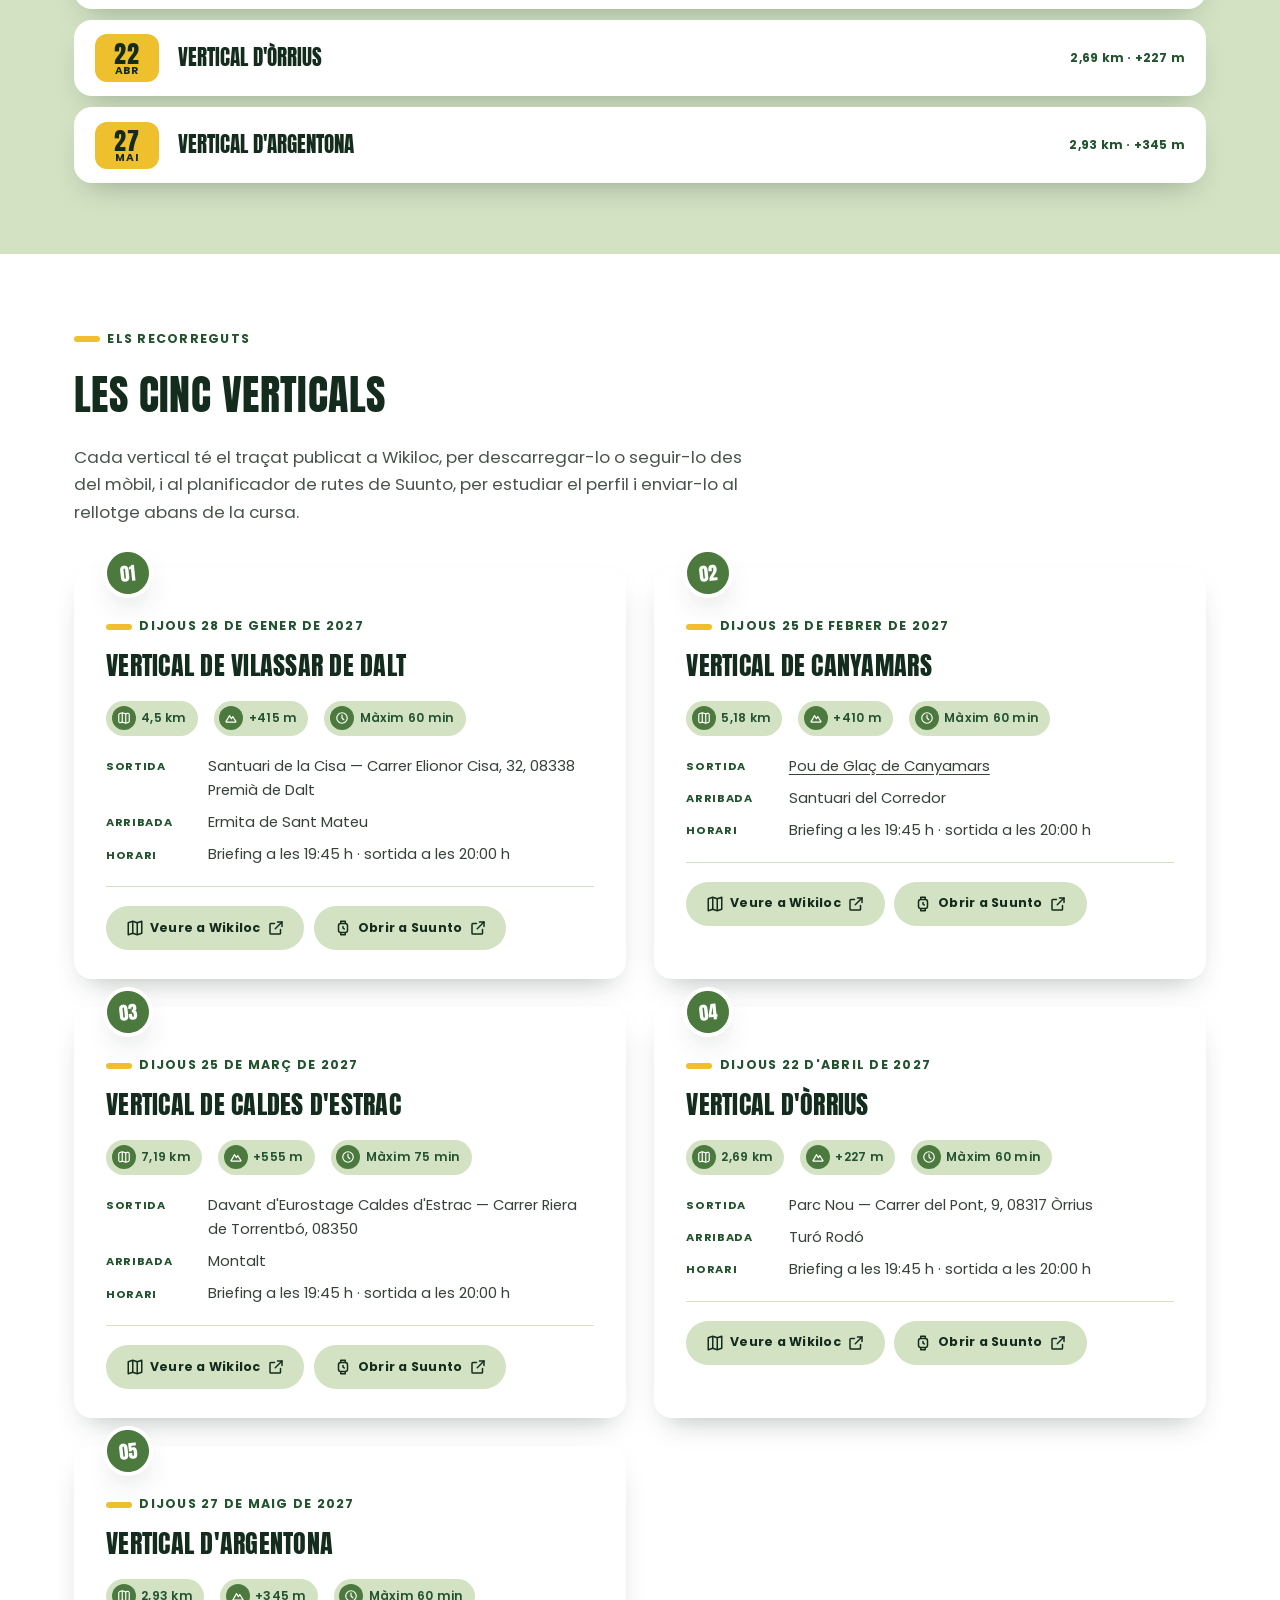
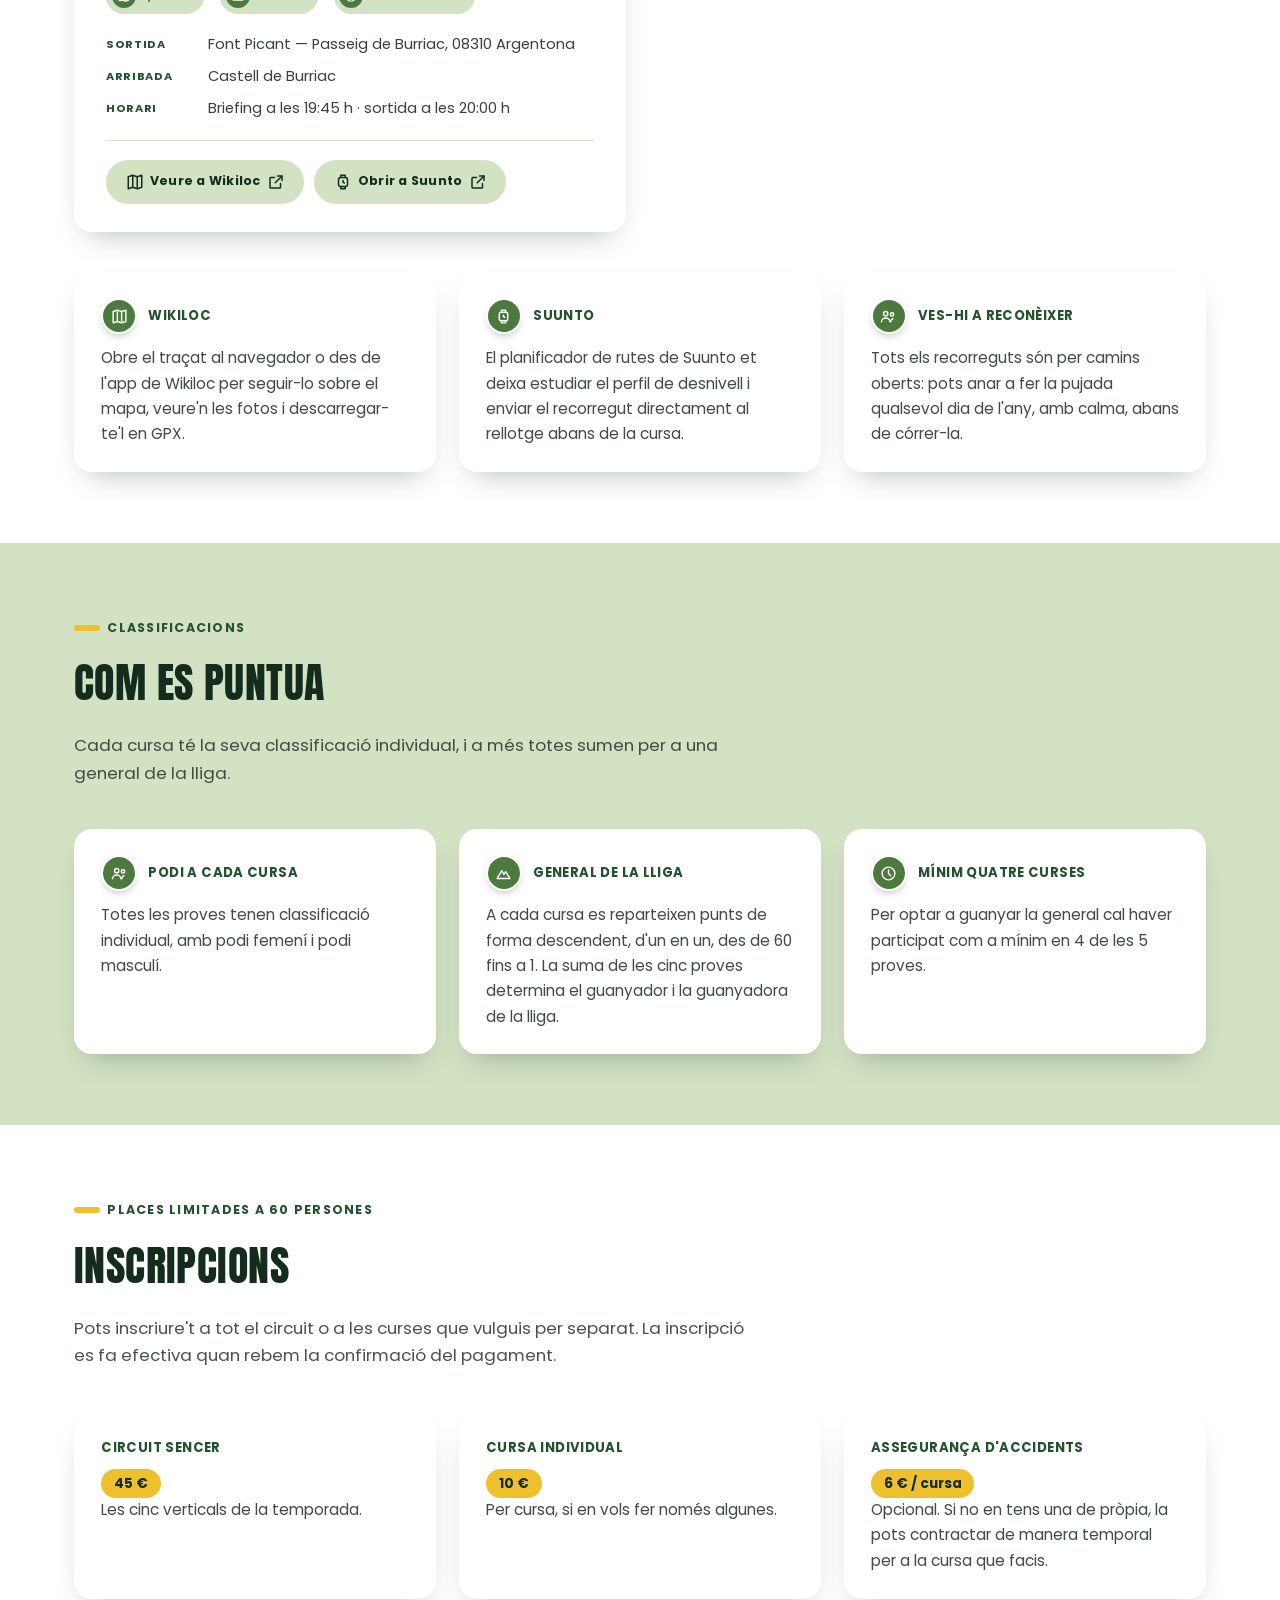
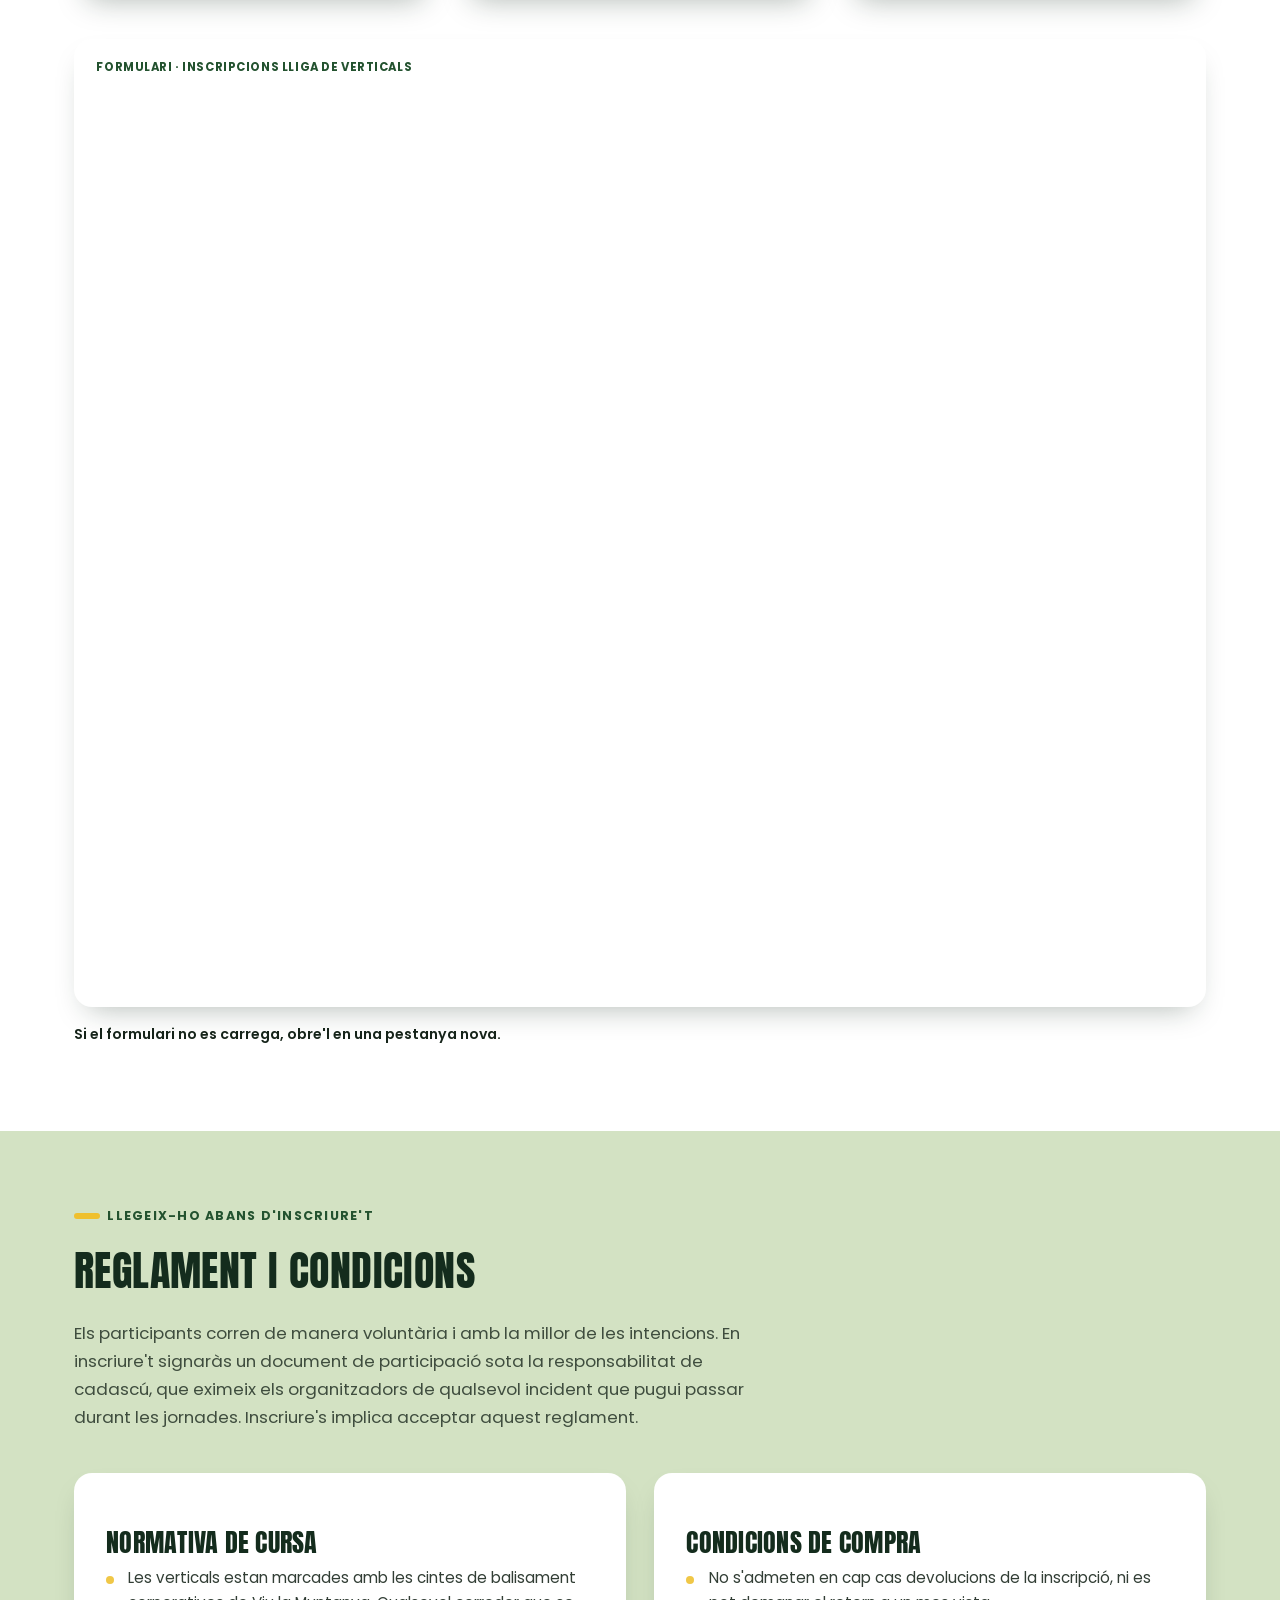
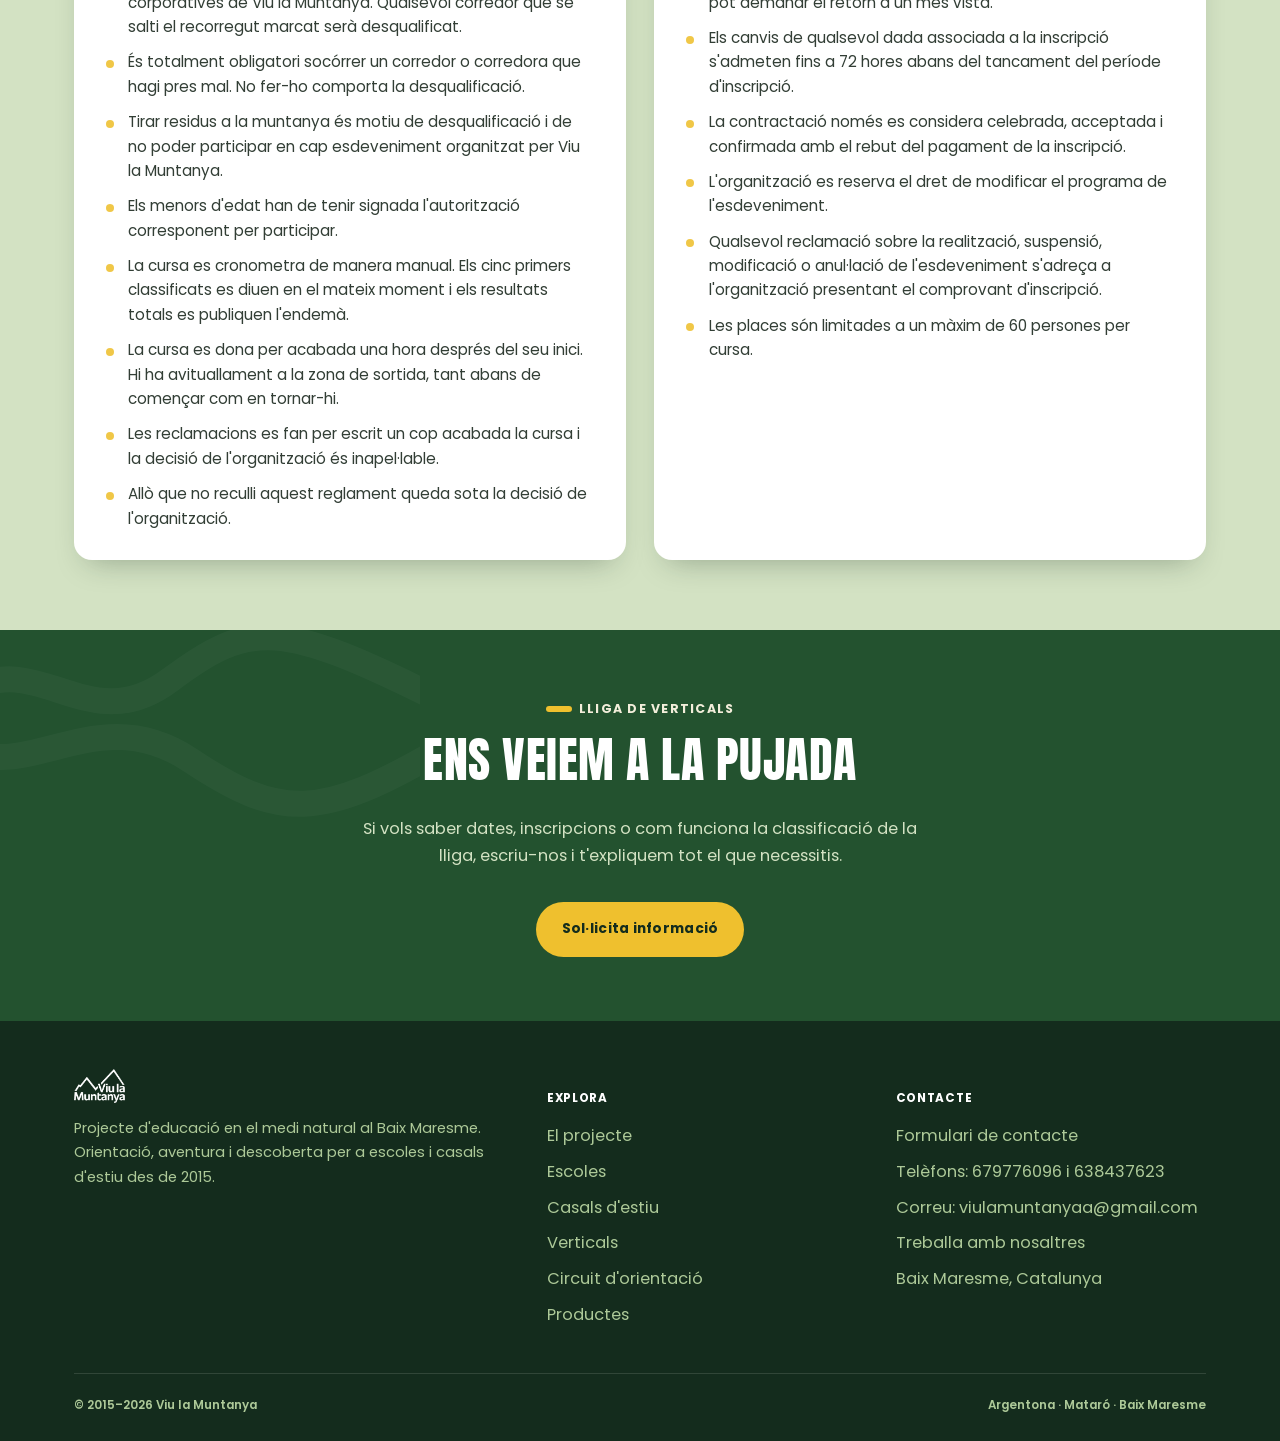
<file: verticals.html>
<!doctype html>
<html lang="ca">
<head>
<meta charset="UTF-8">
<meta name="viewport" content="width=device-width, initial-scale=1">
<title>Lliga de Verticals — Viu la Muntanya</title>
<meta name="description" content="Les verticals de la lliga de Viu la Muntanya al Baix Maresme: Vilassar de Dalt, Argentona, Òrrius, Canyamars i Caldes d'Estrac. Consulta el traçat de cada cursa a Wikiloc i al planificador de Suunto.">
<link rel="icon" href="assets/favicon.png?v=2" sizes="64x64" type="image/png">
<link rel="icon" type="image/svg+xml" href="assets/favicon.svg?v=2">
<link rel="apple-touch-icon" href="assets/img/logo/apple-touch-icon.png?v=2">
<link rel="preconnect" href="https://fonts.googleapis.com">
<link rel="preconnect" href="https://fonts.gstatic.com" crossorigin>
<link href="https://fonts.googleapis.com/css2?family=Anton&family=Poppins:wght@400;500;600;700;800&family=Caveat:wght@600;700&display=swap" rel="stylesheet">
<link rel="stylesheet" href="css/styles.css">
</head>
<body>

<svg style="display:none" aria-hidden="true">
  <symbol id="icon-menu" viewBox="0 0 24 24"><line x1="4" y1="7" x2="20" y2="7" stroke="currentColor" stroke-width="2"/><line x1="4" y1="12" x2="20" y2="12" stroke="currentColor" stroke-width="2"/><line x1="4" y1="17" x2="20" y2="17" stroke="currentColor" stroke-width="2"/></symbol>
  <symbol id="icon-map" viewBox="0 0 24 24"><path d="M9 3 3 5v16l6-2 6 2 6-2V3l-6 2-6-2Z" fill="none" stroke="currentColor" stroke-width="2" stroke-linejoin="round"/><line x1="9" y1="3" x2="9" y2="19" stroke="currentColor" stroke-width="2"/><line x1="15" y1="5" x2="15" y2="21" stroke="currentColor" stroke-width="2"/></symbol>
  <symbol id="icon-compass" viewBox="0 0 24 24"><circle cx="12" cy="12" r="9" fill="none" stroke="currentColor" stroke-width="2"/><path d="M15.5 8.5 13 13l-4.5 2.5L11 11z" fill="currentColor"/></symbol>
  <symbol id="icon-clock" viewBox="0 0 24 24"><circle cx="12" cy="12" r="9" fill="none" stroke="currentColor" stroke-width="2"/><path d="M12 7v5l3 3" fill="none" stroke="currentColor" stroke-width="2" stroke-linecap="round"/></symbol>
  <symbol id="icon-peak" viewBox="0 0 24 24"><path d="M3 19 9.5 8l3.2 5.2L15 9.5 21 19Z" fill="none" stroke="currentColor" stroke-width="2" stroke-linejoin="round"/></symbol>
  <symbol id="icon-link" viewBox="0 0 24 24"><path d="M14 4h6v6" fill="none" stroke="currentColor" stroke-width="2" stroke-linecap="round" stroke-linejoin="round"/><path d="M20 4 11 13" fill="none" stroke="currentColor" stroke-width="2" stroke-linecap="round"/><path d="M18 14v5a1 1 0 0 1-1 1H5a1 1 0 0 1-1-1V7a1 1 0 0 1 1-1h5" fill="none" stroke="currentColor" stroke-width="2" stroke-linecap="round" stroke-linejoin="round"/></symbol>
  <symbol id="icon-watch" viewBox="0 0 24 24"><rect x="6" y="6" width="12" height="12" rx="3" fill="none" stroke="currentColor" stroke-width="2"/><path d="M9 6V3h6v3M9 18v3h6v-3" fill="none" stroke="currentColor" stroke-width="2" stroke-linejoin="round"/><path d="M12 10v2.2l1.6 1.1" fill="none" stroke="currentColor" stroke-width="2" stroke-linecap="round"/></symbol>
  <symbol id="icon-users" viewBox="0 0 24 24"><circle cx="8" cy="8" r="3" fill="none" stroke="currentColor" stroke-width="2"/><path d="M2 20c0-3.3 2.7-6 6-6s6 2.7 6 6" fill="none" stroke="currentColor" stroke-width="2"/><circle cx="17" cy="9" r="2.4" fill="none" stroke="currentColor" stroke-width="2"/><path d="M15 20c0-2.6 1.8-4.7 4-5.4" fill="none" stroke="currentColor" stroke-width="2"/></symbol>
</svg>

<header class="site-header">
  <div class="container">
    <a href="index.html" class="brand">
      <img class="brand__logo" src="assets/img/logo/logo-blanc.png" alt="Viu la Muntanya" width="363" height="241">
      <span class="brand__tag">Baix Maresme · des de 2015</span>
    </a>
    <button class="nav__toggle" aria-label="Obrir menú" aria-expanded="false">
      <svg width="22" height="22"><use href="#icon-menu"/></svg>
    </button>
    <nav class="nav" aria-label="Navegació principal">
      <ul class="nav__list">
        <li><a href="index.html">Inici</a></li>
        <li><a href="projecte.html">El projecte</a></li>
        <li><a href="escoles.html">Escoles</a></li>
        <li><a href="casals.html">Casals d'estiu</a></li>
        <li><a href="verticals.html" aria-current="page">Verticals</a></li>
        <li><a href="circuit-orientacio.html">Circuit d'orientació</a></li>
        <li><a href="productes.html">Productes</a></li>
        <li><a href="contacte.html" class="nav__cta">Contacte</a></li>
      </ul>
    </nav>
  </div>
</header>

<main>

  <section class="hero hero--page topo-bg">
    <div class="container">
      <p class="hero__coords">Lliga de Verticals · Baix Maresme</p>
      <h1>Amunt, sempre <br class="hero__linebreak"><mark>amunt</mark></h1>
      <p class="hero__lede">Cinc pobles, cinc pujades. La Lliga de Verticals recorre el Baix Maresme amb el format més directe que hi ha: tot amunt. Una cursa cada mes, sempre l'últim dijous, de gener a maig del 2027 i sempre de nit: briefing a les 19:45 h i sortida a les 20:00 h.</p>
      <div class="hero__actions">
        <a href="#calendari" class="btn btn--primary">Veure el calendari</a>
        <a href="contacte.html" class="btn btn--outline">Vols més informació?</a>
      </div>
    </div>
  </section>

  <section class="section" id="projecte-lliga">
    <div class="container">
      <div class="section__head">
        <span class="eyebrow">Des del 2016</span>
        <h2>Com neix aquest projecte</h2>
        <p>La Lliga de Verticals del Maresme va començar l'any 2016 sota la responsabilitat de tres persones. Els valors que volia transmetre eren l'estima i la cura per l'entorn que ens envolta a la comarca, i el coneixement de nous indrets per recórrer.</p>
        <p>Ara n'hem recuperat l'essència amb cinc curses pensades amb el màxim recorregut de pujada possible.</p>
      </div>
    </div>
  </section>

  <section class="section section--alt" id="calendari">
    <div class="container">
      <div class="section__head">
        <span class="eyebrow">Temporada 2027</span>
        <h2>Calendari</h2>
        <p>Una vertical cada mes, de gener a maig. Totes es corren de nit: briefing a les 19:45 h i sortida a les 20:00 h.</p>
      </div>
      <ol class="calendar">
        <li class="calendar__row reveal">
          <span class="calendar__date"><b>28</b>gen</span>
          <a class="calendar__name" href="#vilassar-de-dalt">Vertical de Vilassar de Dalt</a>
          <span class="calendar__note">4,5 km · +415 m</span>
        </li>
        <li class="calendar__row reveal">
          <span class="calendar__date"><b>25</b>feb</span>
          <a class="calendar__name" href="#canyamars">Vertical de Canyamars</a>
          <span class="calendar__note">5,18 km · +410 m</span>
        </li>
        <li class="calendar__row reveal">
          <span class="calendar__date"><b>25</b>mar</span>
          <a class="calendar__name" href="#caldes-destrac">Vertical de Caldes d'Estrac</a>
          <span class="calendar__note">7,19 km · +555 m</span>
        </li>
        <li class="calendar__row reveal">
          <span class="calendar__date"><b>22</b>abr</span>
          <a class="calendar__name" href="#orrius">Vertical d'Òrrius</a>
          <span class="calendar__note">2,69 km · +227 m</span>
        </li>
        <li class="calendar__row reveal">
          <span class="calendar__date"><b>27</b>mai</span>
          <a class="calendar__name" href="#argentona">Vertical d'Argentona</a>
          <span class="calendar__note">2,93 km · +345 m</span>
        </li>
      </ol>
    </div>
  </section>

  <section class="section" id="verticals">
    <div class="container">
      <div class="section__head">
        <span class="eyebrow">Els recorreguts</span>
        <h2>Les cinc verticals</h2>
        <p>Cada vertical té el traçat publicat a Wikiloc, per descarregar-lo o seguir-lo des del mòbil, i al planificador de rutes de Suunto, per estudiar el perfil i enviar-lo al rellotge abans de la cursa.</p>
      </div>

      <div class="routes">

        <article class="route-card reveal" id="vilassar-de-dalt">
          <span class="route-card__badge">01</span>
          <span class="eyebrow">Dijous 28 de gener de 2027</span>
          <h3>Vertical de Vilassar de Dalt</h3>
          <div class="route-card__meta">
            <span><svg><use href="#icon-map"/></svg>4,5 km</span>
            <span><svg><use href="#icon-peak"/></svg>+415 m</span>
            <span><svg><use href="#icon-clock"/></svg>Màxim 60 min</span>
          </div>
          <dl class="vertical-facts">
            <div><dt>Sortida</dt><dd>Santuari de la Cisa — Carrer Elionor Cisa, 32, 08338 Premià de Dalt</dd></div>
            <div><dt>Arribada</dt><dd>Ermita de Sant Mateu</dd></div>
            <div><dt>Horari</dt><dd>Briefing a les 19:45 h · sortida a les 20:00 h</dd></div>
          </dl>
          <div class="route-card__links">
            <a class="btn btn--sm btn--track" href="https://www.wikiloc.com/trail-running-trails/vertical-de-vilassar-de-dalt-276279617?wa=sc&amp;utm_campaign=badge&amp;utm_source=unknown&amp;utm_medium=unknown" target="_blank" rel="noopener">
              <svg width="18" height="18" aria-hidden="true"><use href="#icon-map"/></svg>Veure a Wikiloc<svg width="18" height="18" aria-hidden="true"><use href="#icon-link"/></svg>
            </a>
            <a class="btn btn--sm btn--track" href="https://routeplanner.suunto.com/?route=vertical-de-vilassar-de-dalt-1785153380781&amp;style=outdoor" target="_blank" rel="noopener">
              <svg width="18" height="18" aria-hidden="true"><use href="#icon-watch"/></svg>Obrir a Suunto<svg width="18" height="18" aria-hidden="true"><use href="#icon-link"/></svg>
            </a>
          </div>
        </article>

        <article class="route-card reveal" id="canyamars">
          <span class="route-card__badge">02</span>
          <span class="eyebrow">Dijous 25 de febrer de 2027</span>
          <h3>Vertical de Canyamars</h3>
          <div class="route-card__meta">
            <span><svg><use href="#icon-map"/></svg>5,18 km</span>
            <span><svg><use href="#icon-peak"/></svg>+410 m</span>
            <span><svg><use href="#icon-clock"/></svg>Màxim 60 min</span>
          </div>
          <dl class="vertical-facts">
            <div><dt>Sortida</dt><dd><a href="https://maps.app.goo.gl/zbEc1tipNWeEp4KA7" target="_blank" rel="noopener">Pou de Glaç de Canyamars</a></dd></div>
            <div><dt>Arribada</dt><dd>Santuari del Corredor</dd></div>
            <div><dt>Horari</dt><dd>Briefing a les 19:45 h · sortida a les 20:00 h</dd></div>
          </dl>
          <div class="route-card__links">
            <a class="btn btn--sm btn--track" href="https://www.wikiloc.com/hiking-trails/vertical-canyamars-276292895?wa=sc&amp;utm_campaign=badge&amp;utm_source=unknown&amp;utm_medium=unknown" target="_blank" rel="noopener">
              <svg width="18" height="18" aria-hidden="true"><use href="#icon-map"/></svg>Veure a Wikiloc<svg width="18" height="18" aria-hidden="true"><use href="#icon-link"/></svg>
            </a>
            <a class="btn btn--sm btn--track" href="https://routeplanner.suunto.com/?route=vertical-canyamars-1785158553084&amp;style=outdoor&amp;lat=41.615340&amp;lng=2.467230&amp;zoom=12.50" target="_blank" rel="noopener">
              <svg width="18" height="18" aria-hidden="true"><use href="#icon-watch"/></svg>Obrir a Suunto<svg width="18" height="18" aria-hidden="true"><use href="#icon-link"/></svg>
            </a>
          </div>
        </article>

        <article class="route-card reveal" id="caldes-destrac">
          <span class="route-card__badge">03</span>
          <span class="eyebrow">Dijous 25 de març de 2027</span>
          <h3>Vertical de Caldes d'Estrac</h3>
          <div class="route-card__meta">
            <span><svg><use href="#icon-map"/></svg>7,19 km</span>
            <span><svg><use href="#icon-peak"/></svg>+555 m</span>
            <span><svg><use href="#icon-clock"/></svg>Màxim 75 min</span>
          </div>
          <dl class="vertical-facts">
            <div><dt>Sortida</dt><dd>Davant d'Eurostage Caldes d'Estrac — Carrer Riera de Torrentbó, 08350</dd></div>
            <div><dt>Arribada</dt><dd>Montalt</dd></div>
            <div><dt>Horari</dt><dd>Briefing a les 19:45 h · sortida a les 20:00 h</dd></div>
          </dl>
          <div class="route-card__links">
            <a class="btn btn--sm btn--track" href="https://www.wikiloc.com/hiking-trails/vertical-caldes-destrac-276299836?wa=sc&amp;utm_campaign=badge&amp;utm_source=unknown&amp;utm_medium=unknown" target="_blank" rel="noopener">
              <svg width="18" height="18" aria-hidden="true"><use href="#icon-map"/></svg>Veure a Wikiloc<svg width="18" height="18" aria-hidden="true"><use href="#icon-link"/></svg>
            </a>
            <a class="btn btn--sm btn--track" href="https://routeplanner.suunto.com/?route=vertical-caldes-destrac-1785161394911&amp;style=outdoor&amp;lat=41.591777&amp;lng=2.508955&amp;zoom=12.37" target="_blank" rel="noopener">
              <svg width="18" height="18" aria-hidden="true"><use href="#icon-watch"/></svg>Obrir a Suunto<svg width="18" height="18" aria-hidden="true"><use href="#icon-link"/></svg>
            </a>
          </div>
        </article>

        <article class="route-card reveal" id="orrius">
          <span class="route-card__badge">04</span>
          <span class="eyebrow">Dijous 22 d'abril de 2027</span>
          <h3>Vertical d'Òrrius</h3>
          <div class="route-card__meta">
            <span><svg><use href="#icon-map"/></svg>2,69 km</span>
            <span><svg><use href="#icon-peak"/></svg>+227 m</span>
            <span><svg><use href="#icon-clock"/></svg>Màxim 60 min</span>
          </div>
          <dl class="vertical-facts">
            <div><dt>Sortida</dt><dd>Parc Nou — Carrer del Pont, 9, 08317 Òrrius</dd></div>
            <div><dt>Arribada</dt><dd>Turó Rodó</dd></div>
            <div><dt>Horari</dt><dd>Briefing a les 19:45 h · sortida a les 20:00 h</dd></div>
          </dl>
          <div class="route-card__links">
            <a class="btn btn--sm btn--track" href="https://www.wikiloc.com/hiking-trails/vertical-dorrius-276298577?wa=sc&amp;utm_campaign=badge&amp;utm_source=unknown&amp;utm_medium=unknown" target="_blank" rel="noopener">
              <svg width="18" height="18" aria-hidden="true"><use href="#icon-map"/></svg>Veure a Wikiloc<svg width="18" height="18" aria-hidden="true"><use href="#icon-link"/></svg>
            </a>
            <a class="btn btn--sm btn--track" href="https://routeplanner.suunto.com/?route=vertical-drrius-1785160561310&amp;style=outdoor" target="_blank" rel="noopener">
              <svg width="18" height="18" aria-hidden="true"><use href="#icon-watch"/></svg>Obrir a Suunto<svg width="18" height="18" aria-hidden="true"><use href="#icon-link"/></svg>
            </a>
          </div>
        </article>

        <article class="route-card reveal" id="argentona">
          <span class="route-card__badge">05</span>
          <span class="eyebrow">Dijous 27 de maig de 2027</span>
          <h3>Vertical d'Argentona</h3>
          <div class="route-card__meta">
            <span><svg><use href="#icon-map"/></svg>2,93 km</span>
            <span><svg><use href="#icon-peak"/></svg>+345 m</span>
            <span><svg><use href="#icon-clock"/></svg>Màxim 60 min</span>
          </div>
          <dl class="vertical-facts">
            <div><dt>Sortida</dt><dd>Font Picant — Passeig de Burriac, 08310 Argentona</dd></div>
            <div><dt>Arribada</dt><dd>Castell de Burriac</dd></div>
            <div><dt>Horari</dt><dd>Briefing a les 19:45 h · sortida a les 20:00 h</dd></div>
          </dl>
          <div class="route-card__links">
            <a class="btn btn--sm btn--track" href="https://www.wikiloc.com/hiking-trails/vertical-argentona-276293587?wa=sc&amp;utm_campaign=badge&amp;utm_source=unknown&amp;utm_medium=unknown" target="_blank" rel="noopener">
              <svg width="18" height="18" aria-hidden="true"><use href="#icon-map"/></svg>Veure a Wikiloc<svg width="18" height="18" aria-hidden="true"><use href="#icon-link"/></svg>
            </a>
            <a class="btn btn--sm btn--track" href="https://routeplanner.suunto.com/?route=vertical-argentona-1785157693133&amp;style=outdoor" target="_blank" rel="noopener">
              <svg width="18" height="18" aria-hidden="true"><use href="#icon-watch"/></svg>Obrir a Suunto<svg width="18" height="18" aria-hidden="true"><use href="#icon-link"/></svg>
            </a>
          </div>
        </article>

      </div>

      <div class="infobar">
        <div class="infobox reveal">
          <h4><span class="icon-badge icon-badge--sm"><svg><use href="#icon-map"/></svg></span>Wikiloc</h4>
          <p>Obre el traçat al navegador o des de l'app de Wikiloc per seguir-lo sobre el mapa, veure'n les fotos i descarregar-te'l en GPX.</p>
        </div>
        <div class="infobox reveal">
          <h4><span class="icon-badge icon-badge--sm"><svg><use href="#icon-watch"/></svg></span>Suunto</h4>
          <p>El planificador de rutes de Suunto et deixa estudiar el perfil de desnivell i enviar el recorregut directament al rellotge abans de la cursa.</p>
        </div>
        <div class="infobox reveal">
          <h4><span class="icon-badge icon-badge--sm"><svg><use href="#icon-users"/></svg></span>Ves-hi a reconèixer</h4>
          <p>Tots els recorreguts són per camins oberts: pots anar a fer la pujada qualsevol dia de l'any, amb calma, abans de córrer-la.</p>
        </div>
      </div>
    </div>
  </section>

    <section class="section section--alt" id="puntuacio">
    <div class="container">
      <div class="section__head">
        <span class="eyebrow">Classificacions</span>
        <h2>Com es puntua</h2>
        <p>Cada cursa té la seva classificació individual, i a més totes sumen per a una general de la lliga.</p>
      </div>
      <div class="infobar">
        <div class="infobox reveal">
          <h4><span class="icon-badge icon-badge--sm"><svg><use href="#icon-users"/></svg></span>Podi a cada cursa</h4>
          <p>Totes les proves tenen classificació individual, amb podi femení i podi masculí.</p>
        </div>
        <div class="infobox reveal">
          <h4><span class="icon-badge icon-badge--sm"><svg><use href="#icon-peak"/></svg></span>General de la lliga</h4>
          <p>A cada cursa es reparteixen punts de forma descendent, d'un en un, des de 60 fins a 1. La suma de les cinc proves determina el guanyador i la guanyadora de la lliga.</p>
        </div>
        <div class="infobox reveal">
          <h4><span class="icon-badge icon-badge--sm"><svg><use href="#icon-clock"/></svg></span>Mínim quatre curses</h4>
          <p>Per optar a guanyar la general cal haver participat com a mínim en 4 de les 5 proves.</p>
        </div>
      </div>
    </div>
  </section>

  <section class="section" id="inscripcions">
    <div class="container">
      <div class="section__head">
        <span class="eyebrow">Places limitades a 60 persones</span>
        <h2>Inscripcions</h2>
        <p>Pots inscriure't a tot el circuit o a les curses que vulguis per separat. La inscripció es fa efectiva quan rebem la confirmació del pagament.</p>
      </div>
      <div class="infobar">
        <div class="infobox reveal">
          <h4>Circuit sencer</h4>
          <span class="price-tag">45 €</span>
          <p>Les cinc verticals de la temporada.</p>
        </div>
        <div class="infobox reveal">
          <h4>Cursa individual</h4>
          <span class="price-tag">10 €</span>
          <p>Per cursa, si en vols fer només algunes.</p>
        </div>
        <div class="infobox reveal">
          <h4>Assegurança d'accidents</h4>
          <span class="price-tag">6 € / cursa</span>
          <p>Opcional. Si no en tens una de pròpia, la pots contractar de manera temporal per a la cursa que facis.</p>
        </div>
      </div>

      <div class="form-frame reveal" style="margin-top:2.5rem">
        <p class="form-frame__label">Formulari · Inscripcions lliga de verticals</p>
        <iframe src="https://docs.google.com/forms/d/e/1FAIpQLScR4b-8tNBkgoncGbHT_tkutPdKEalKQC33gEMlTSN5YuT1Pw/viewform?embedded=true" title="Formulari d'inscripció a la Lliga de Verticals del Maresme">Carregant…</iframe>
      </div>
      <p class="form-fallback">Si el formulari no es carrega, <a href="https://docs.google.com/forms/d/e/1FAIpQLScR4b-8tNBkgoncGbHT_tkutPdKEalKQC33gEMlTSN5YuT1Pw/viewform" target="_blank" rel="noopener">obre'l en una pestanya nova.</a></p>
    </div>
  </section>

  <section class="section section--alt" id="reglament">
    <div class="container">
      <div class="section__head">
        <span class="eyebrow">Llegeix-ho abans d'inscriure't</span>
        <h2>Reglament i condicions</h2>
        <p>Els participants corren de manera voluntària i amb la millor de les intencions. En inscriure't signaràs un document de participació sota la responsabilitat de cadascú, que eximeix els organitzadors de qualsevol incident que pugui passar durant les jornades. Inscriure's implica acceptar aquest reglament.</p>
      </div>
      <div class="routes">

        <article class="route-card reveal">
          <h3>Normativa de cursa</h3>
          <ul class="rule-list">
            <li>Les verticals estan marcades amb les cintes de balisament corporatives de Viu la Muntanya. Qualsevol corredor que se salti el recorregut marcat serà desqualificat.</li>
            <li>És totalment obligatori socórrer un corredor o corredora que hagi pres mal. No fer-ho comporta la desqualificació.</li>
            <li>Tirar residus a la muntanya és motiu de desqualificació i de no poder participar en cap esdeveniment organitzat per Viu la Muntanya.</li>
            <li>Els menors d'edat han de tenir signada l'autorització corresponent per participar.</li>
            <li>La cursa es cronometra de manera manual. Els cinc primers classificats es diuen en el mateix moment i els resultats totals es publiquen l'endemà.</li>
            <li>La cursa es dona per acabada una hora després del seu inici. Hi ha avituallament a la zona de sortida, tant abans de començar com en tornar-hi.</li>
            <li>Les reclamacions es fan per escrit un cop acabada la cursa i la decisió de l'organització és inapel·lable.</li>
            <li>Allò que no reculli aquest reglament queda sota la decisió de l'organització.</li>
          </ul>
        </article>

        <article class="route-card reveal">
          <h3>Condicions de compra</h3>
          <ul class="rule-list">
            <li>No s'admeten en cap cas devolucions de la inscripció, ni es pot demanar el retorn a un mes vista.</li>
            <li>Els canvis de qualsevol dada associada a la inscripció s'admeten fins a 72 hores abans del tancament del període d'inscripció.</li>
            <li>La contractació només es considera celebrada, acceptada i confirmada amb el rebut del pagament de la inscripció.</li>
            <li>L'organització es reserva el dret de modificar el programa de l'esdeveniment.</li>
            <li>Qualsevol reclamació sobre la realització, suspensió, modificació o anul·lació de l'esdeveniment s'adreça a l'organització presentant el comprovant d'inscripció.</li>
            <li>Les places són limitades a un màxim de 60 persones per cursa.</li>
          </ul>
        </article>

      </div>
    </div>
  </section>

  <section class="cta-final topo-bg topo-bg--dark">
    <div class="container">
      <span class="eyebrow eyebrow--onDark">Lliga de Verticals</span>
      <h2>Ens veiem a la pujada</h2>
      <p>Si vols saber dates, inscripcions o com funciona la classificació de la lliga, escriu-nos i t'expliquem tot el que necessitis.</p>
      <div class="hero__actions">
        <a href="contacte.html" class="btn btn--primary">Sol·licita informació</a>
      </div>
    </div>
  </section>

</main>

<footer class="site-footer">
  <div class="container">
    <div class="footer__grid">
      <div>
        <div class="footer__brand">
          <img src="assets/img/logo/logo-blanc.png" alt="Viu la Muntanya" width="363" height="241" loading="lazy">
        </div>
        <p>Projecte d'educació en el medi natural al Baix Maresme. Orientació, aventura i descoberta per a escoles i casals d'estiu des de 2015.</p>
      </div>
      <div class="footer">
        <h5>Explora</h5>
        <ul class="footer__links">
          <li><a href="projecte.html">El projecte</a></li>
          <li><a href="escoles.html">Escoles</a></li>
          <li><a href="casals.html">Casals d'estiu</a></li>
          <li><a href="verticals.html">Verticals</a></li>
          <li><a href="circuit-orientacio.html">Circuit d'orientació</a></li>
          <li><a href="productes.html">Productes</a></li>
        </ul>
      </div>
      <div class="footer">
        <h5>Contacte</h5>
        <ul class="footer__links">
          <li><a href="contacte.html">Formulari de contacte</a></li>
          <li>Telèfons: 679776096 i 638437623</li>
          <li>Correu: viulamuntanyaa@gmail.com</li>          
          <li><a href="treballa.html">Treballa amb nosaltres</a></li>
          <li>Baix Maresme, Catalunya</li>
        </ul>
      </div>
    </div>
    <div class="footer__bottom">
      <span>© 2015–2026 Viu la Muntanya</span>
      <span>Argentona · Mataró · Baix Maresme</span>
    </div>
  </div>
</footer>

<script src="js/main.js"></script>
</body>
</html>
</file>
<file: css/styles.css>
/* ==========================================================================
   VIU LA MUNTANYA — sistema de disseny v2
   Basat directament en el fullet oficial "Perdre't per trobar-te":
   verd viu, crema, groc d'avís i tipografia de pòster.
   ========================================================================== */

:root {
  /* ---- color (extret del fullet) ---- */
  --green-ink:   #142c1d;  /* verd quasi negre: capçalera, peu, text principal */
  --green-dark:  #23522f;  /* verd fosc: targetes i blocs de crida a l'acció */
  --green-mid:   #4c7a3e;  /* verd viu: cercles d'icona, accents, hover */
  --green-mid-dk:#3a5f30;
  --sage:        #adc998;  /* verd clar: fons de secció */
  --sage-soft:   #d3e2c3;  /* verd molt clar: fons alternatiu */
  --cream:       #f3eedb;  /* targetes clares */
  --yellow:      #efc02e;  /* accent d'avís / crida a l'acció */
  --yellow-dark: #d6a913;
  --ink:         #16241a;  /* text sobre fons clar */
  --white:       #ffffff;

  --f-display: "Anton", "Arial Narrow", sans-serif;
  --f-body: "Poppins", "Segoe UI", sans-serif;
  --f-hand: "Caveat", cursive;

  --container: 1180px;
  --radius-sm: 8px;
  --radius-md: 18px;
  --shadow-card: 0 14px 30px -14px rgba(20, 44, 29, 0.35);
}

*, *::before, *::after { box-sizing: border-box; }
html { scroll-behavior: smooth; }
@media (prefers-reduced-motion: reduce) {
  html { scroll-behavior: auto; }
  *, *::before, *::after {
    animation-duration: 0.01ms !important;
    animation-iteration-count: 1 !important;
    transition-duration: 0.01ms !important;
    scroll-behavior: auto !important;
  }
}

body {
  margin: 0;
  background: var(--white);
  color: var(--ink);
  font-family: var(--f-body);
  font-size: 1.02rem;
  line-height: 1.65;
  -webkit-font-smoothing: antialiased;
}

img { max-width: 100%; display: block; }
a { color: inherit; text-decoration: none; }
ul { list-style: none; margin: 0; padding: 0; }
h1, h2, h3, h4 { margin: 0; font-family: var(--f-display); font-weight: 400; letter-spacing: 0.01em; }
p { margin: 0 0 1em; }
button { font: inherit; cursor: pointer; }
strong { font-weight: 700; }

:focus-visible {
  outline: 3px solid var(--yellow-dark);
  outline-offset: 3px;
}

/* pinzellada decorativa (substitueix la textura de mapa) */
.topo-bg { position: relative; }
.topo-bg::before {
  content: "";
  position: absolute;
  top: 0; left: 0;
  width: 420px; height: 320px;
  max-width: 60%;
  background-image: url("../assets/topo-light.svg");
  background-repeat: no-repeat;
  background-size: contain;
  background-position: top left;
  opacity: 0.5;
  pointer-events: none;
}
.topo-bg--dark::before {
  background-image: url("../assets/topo-dark.svg");
  opacity: 0.4;
}

.container {
  max-width: var(--container);
  margin: 0 auto;
  padding: 0 1.5rem;
  position: relative;
  z-index: 1;
}

.eyebrow {
  display: inline-flex;
  align-items: center;
  gap: 0.6em;
  font-family: var(--f-body);
  font-weight: 700;
  font-size: 0.78rem;
  letter-spacing: 0.1em;
  text-transform: uppercase;
  color: var(--green-dark);
}
.eyebrow::before {
  content: "";
  width: 26px;
  height: 6px;
  border-radius: 4px;
  background: var(--yellow);
  display: inline-block;
}
.eyebrow--onDark { color: var(--cream); }

mark {
  background: var(--yellow);
  color: var(--green-ink);
  padding: 0.02em 0.28em;
  border-radius: 6px;
  box-decoration-break: clone;
  -webkit-box-decoration-break: clone;
}

/* ---------------------------------------------------------------------- */
/* Header / navegació                                                       */
/* ---------------------------------------------------------------------- */
.site-header {
  position: sticky;
  top: 0;
  z-index: 50;
  background: var(--green-ink);
}
.site-header .container {
  display: flex;
  align-items: center;
  justify-content: space-between;
  height: 76px;
}
.brand {
  display: flex;
  align-items: center;
  gap: 0.7rem;
  color: var(--white);
}
.brand__mark { width: 38px; height: 38px; flex-shrink: 0; color: var(--yellow); }
.brand__word {
  font-family: var(--f-body);
  font-weight: 800;
  font-size: 1.2rem;
  letter-spacing: 0;
  line-height: 1.05;
}
.brand__word small {
  display: block;
  font-family: var(--f-body);
  font-weight: 500;
  text-transform: none;
  font-size: 0.65rem;
  letter-spacing: 0.06em;
  color: var(--sage);
  margin-top: 4px;
}

.nav { display: flex; align-items: center; gap: 1.6rem; }
.nav__list { display: flex; align-items: center; gap: 1.4rem; }
.nav__list a {
  font-family: var(--f-body);
  font-weight: 600;
  font-size: 0.82rem;
  letter-spacing: 0.02em;
  color: var(--white);
  padding: 0.4rem 0.1rem;
  border-bottom: 3px solid transparent;
  transition: border-color 0.15s ease, color 0.15s ease;
}
.nav__list a:hover { border-color: var(--yellow); }
.nav__list a[aria-current="page"] { color: var(--yellow); border-color: var(--yellow); }
.nav__cta {
  background: var(--yellow);
  color: var(--green-ink) !important;
  font-weight: 700 !important;
  padding: 0.6rem 1.2rem !important;
  border-radius: 999px;
  border-bottom: none !important;
}
.nav__cta:hover { background: var(--yellow-dark); border-color: transparent !important; }

.nav__toggle { display: none; background: none; border: none; color: var(--white); width: 40px; height: 40px; }

@media (max-width: 860px) {
  .nav__toggle { display: inline-flex; align-items: center; justify-content: center; }
  .nav {
    position: fixed;
    inset: 76px 0 0 0;
    background: var(--green-ink);
    flex-direction: column;
    align-items: stretch;
    padding: 1.5rem;
    transform: translateY(-8px);
    opacity: 0;
    visibility: hidden;
    transition: opacity 0.18s ease, transform 0.18s ease, visibility 0.18s;
  }
  .nav.is-open { opacity: 1; visibility: visible; transform: translateY(0); }
  .nav__list { flex-direction: column; align-items: flex-start; gap: 0; width: 100%; }
  .nav__list li { width: 100%; border-bottom: 1px solid rgba(255,255,255,0.1); }
  .nav__list a { display: block; padding: 1rem 0.2rem; border-bottom: none; }
  .nav__cta { margin-top: 1rem; text-align: center; display: block; }
}

/* ---------------------------------------------------------------------- */
/* Hero — fons clar, com el fullet                                         */
/* ---------------------------------------------------------------------- */
.hero {
  background: var(--sage);
  color: var(--ink);
  padding: 4.6rem 0 3.6rem;
  overflow: hidden;
}
.hero--page { padding: 3.4rem 0 2.8rem; }
.hero__coords {
  font-family: var(--f-body);
  font-weight: 700;
  font-size: 0.78rem;
  letter-spacing: 0.1em;
  color: var(--green-dark);
  text-transform: uppercase;
  margin-bottom: 1rem;
}
.hero h1 {
  font-size: clamp(2.6rem, 6vw, 4.8rem);
  line-height: 0.96;
  color: var(--green-ink);
  text-transform: uppercase;
  overflow-wrap: break-word;
}
.hero__lede {
  font-family: var(--f-body);
  font-size: 1.14rem;
  max-width: 42em;
  color: var(--green-ink);
  opacity: 0.85;
  margin-top: 1.2rem;
}
.hero__actions { display: flex; flex-wrap: wrap; gap: 0.9rem; margin-top: 2rem; }

@media (max-width: 540px) {
  .hero__linebreak { display: none; }
  .hero h1 { font-size: clamp(1.9rem, 10vw, 2.6rem); line-height: 1.05; }
  mark { padding: 0 0.22em; }
}

.btn {
  display: inline-flex;
  align-items: center;
  gap: 0.5em;
  font-family: var(--f-body);
  font-weight: 700;
  font-size: 0.86rem;
  letter-spacing: 0.02em;
  padding: 0.9rem 1.5rem;
  border-radius: 999px;
  border: 2px solid transparent;
  transition: transform 0.12s ease, background 0.15s ease, color 0.15s ease, border-color 0.15s ease;
}
.btn:hover { transform: translateY(-2px); }
.btn--primary { background: var(--yellow); color: var(--green-ink); }
.btn--primary:hover { background: var(--yellow-dark); }
.btn--dark { background: var(--green-ink); color: var(--white); }
.btn--dark:hover { background: var(--green-dark); }
/* contorn per a fons clars (sage / crema / blanc) */
.btn--outline {
  border-color: var(--green-ink);
  color: var(--green-ink);
  background: transparent;
}
.btn--outline:hover { background: var(--green-ink); color: var(--white); }
/* contorn per a fons foscos (verd fosc) */
.btn--ghost { border-color: var(--white); color: var(--white); background: transparent; }
.btn--ghost:hover { background: rgba(255,255,255,0.12); }

/* ---------------------------------------------------------------------- */
/* Stats strip                                                              */
/* ---------------------------------------------------------------------- */
.stats { background: var(--cream); }
.stats__grid { display: grid; grid-template-columns: repeat(4, 1fr); gap: 1.2rem; padding: 2.2rem 0; }
.stat {
  background: var(--white);
  border-radius: var(--radius-md);
  padding: 1.4rem 1.5rem;
  box-shadow: var(--shadow-card);
}
.stat__num { font-family: var(--f-display); font-size: 2.3rem; color: var(--green-dark); line-height: 1; }
.stat__label { font-family: var(--f-body); font-weight: 600; font-size: 0.76rem; letter-spacing: 0.03em; color: var(--ink); opacity: 0.75; margin-top: 0.5rem; }
@media (max-width: 760px) { .stats__grid { grid-template-columns: repeat(2, 1fr); } }

/* ---------------------------------------------------------------------- */
/* Seccions genèriques                                                      */
/* ---------------------------------------------------------------------- */
.section { padding: 4.4rem 0; }
.section--tight { padding: 3rem 0; }
.section--alt { background: var(--sage-soft); }
.section__head { max-width: 42em; margin-bottom: 2.6rem; }
.section__head h2 { font-size: clamp(1.9rem, 3.6vw, 2.6rem); color: var(--green-ink); text-transform: uppercase; margin-top: 0.6rem; }
.section__head p { color: var(--ink); opacity: 0.78; margin-top: 0.9rem; font-size: 1.05rem; }

.divider-trail { height: 6px; border-radius: 4px; background: var(--yellow); width: 60px; margin: 0 auto; }

/* ---------------------------------------------------------------------- */
/* Icones en cercle — l'element signatura del fullet                       */
/* ---------------------------------------------------------------------- */
.icon-badge {
  display: inline-flex;
  align-items: center;
  justify-content: center;
  width: 52px;
  height: 52px;
  border-radius: 50%;
  background: var(--green-mid);
  color: var(--white);
  flex-shrink: 0;
  border: 3px solid var(--white);
  box-shadow: 0 4px 10px -4px rgba(20,44,29,0.4);
}
.icon-badge svg { width: 24px; height: 24px; }
.icon-badge--sm { width: 36px; height: 36px; border-width: 2px; }
.icon-badge--sm svg { width: 17px; height: 17px; }
.icon-badge--onDark { background: var(--sage); color: var(--green-ink); border-color: var(--green-mid); }

/* ---------------------------------------------------------------------- */
/* Targetes "fork in the trail" (públic: escoles / casals)                  */
/* ---------------------------------------------------------------------- */
.fork { display: grid; grid-template-columns: 1fr 1fr; gap: 1.6rem; }
.fork__card {
  background: var(--green-dark);
  color: var(--white);
  padding: 2.4rem;
  border-radius: var(--radius-md);
  position: relative;
  overflow: hidden;
  transition: transform 0.18s ease;
}
.fork__card:nth-child(2) { background: var(--green-mid); }
.fork__card:hover { transform: translateY(-4px); }
.fork__card h3 { font-size: 2rem; text-transform: uppercase; margin: 0.6rem 0 0.7rem; color: var(--white); }
.fork__card p { color: var(--sage-soft); }
.fork__card .btn { margin-top: 1.2rem; }
@media (max-width: 760px) { .fork { grid-template-columns: 1fr; } }

/* ---------------------------------------------------------------------- */
/* Targetes de ruta (activitats)                                           */
/* ---------------------------------------------------------------------- */
.routes { display: grid; grid-template-columns: repeat(2, 1fr); gap: 1.8rem; }
@media (max-width: 760px) { .routes { grid-template-columns: 1fr; } }

.route-card {
  background: var(--white);
  border-radius: var(--radius-md);
  padding: 2.1rem 2rem 1.8rem;
  position: relative;
  box-shadow: var(--shadow-card);
  scroll-margin-top: 100px;
}
.route-card__badge {
  position: absolute;
  top: -20px;
  left: 1.8rem;
  width: 50px;
  height: 50px;
  background: var(--green-mid);
  color: var(--white);
  border-radius: 50%;
  display: flex;
  align-items: center;
  justify-content: center;
  font-family: var(--f-display);
  font-size: 1.15rem;
  border: 4px solid var(--white);
  box-shadow: var(--shadow-card);
  transform: rotate(-6deg);
}
.route-card h3 { margin-top: 0.9rem; font-size: 1.6rem; color: var(--green-ink); text-transform: uppercase; }
.route-card__meta { display: flex; flex-wrap: wrap; gap: 0.6rem 1rem; margin: 0.9rem 0 1.1rem; }
.route-card__meta span {
  display: inline-flex;
  align-items: center;
  gap: 0.45em;
  font-family: var(--f-body);
  font-weight: 600;
  font-size: 0.76rem;
  letter-spacing: 0.02em;
  color: var(--green-dark);
  background: var(--sage-soft);
  padding: 0.35rem 0.7rem 0.35rem 0.35rem;
  border-radius: 999px;
}
.route-card__meta span svg {
  width: 24px; height: 24px;
  background: var(--green-mid);
  color: var(--white);
  border-radius: 50%;
  padding: 5px;
  box-sizing: border-box;
  flex-shrink: 0;
}
.route-card p { color: var(--ink); opacity: 0.85; }
.route-card p:last-child { margin-bottom: 0; }
.route-card strong { color: var(--green-ink); opacity: 1; }

/* ---------------------------------------------------------------------- */
/* Caixa d'informació (a qui / com funcionem / detall)                      */
/* ---------------------------------------------------------------------- */
.infobar { display: grid; grid-template-columns: repeat(3, 1fr); gap: 1.4rem; margin-top: 2.5rem; }
@media (max-width: 860px) { .infobar { grid-template-columns: 1fr; } }
.infobox {
  background: var(--white);
  padding: 1.6rem 1.7rem;
  border-radius: var(--radius-md);
  box-shadow: var(--shadow-card);
}
.infobox h4 {
  font-family: var(--f-body);
  font-weight: 700;
  text-transform: uppercase;
  font-size: 0.82rem;
  letter-spacing: 0.03em;
  color: var(--green-dark);
  margin-bottom: 0.7rem;
  display: flex;
  align-items: center;
  gap: 0.7rem;
}
.contact-info .infobox h4 svg { width: 20px; height: 20px; }
.infobox p { color: var(--ink); opacity: 0.82; font-size: 0.96rem; margin: 0; }

/* ---------------------------------------------------------------------- */
/* Timeline (El projecte)                                                   */
/* ---------------------------------------------------------------------- */
.timeline { position: relative; padding-left: 2.6rem; }
.timeline::before {
  content: "";
  position: absolute;
  left: 10px; top: 6px; bottom: 6px;
  width: 4px;
  border-radius: 4px;
  background: var(--sage);
}
.timeline__step { position: relative; padding-bottom: 2.4rem; }
.timeline__step:last-child { padding-bottom: 0; }
.timeline__step::before {
  content: "";
  position: absolute;
  left: -2.6rem;
  top: 2px;
  width: 24px; height: 24px;
  background: var(--yellow);
  border: 4px solid var(--white);
  border-radius: 50%;
  box-shadow: 0 0 0 2px var(--green-mid);
}
.timeline__step h4 { font-family: var(--f-display); font-size: 1.35rem; color: var(--green-ink); text-transform: uppercase; }
.timeline__step p { color: var(--ink); opacity: 0.82; margin-top: 0.4rem; }

/* ---------------------------------------------------------------------- */
/* Pilars — imitant la fila d'icones del fullet                             */
/* ---------------------------------------------------------------------- */
.pillars { display: grid; grid-template-columns: repeat(4, 1fr); gap: 1.4rem; }
@media (max-width: 860px) { .pillars { grid-template-columns: repeat(2, 1fr); } }
.pillar {
  background: var(--white);
  padding: 1.8rem 1.4rem;
  text-align: center;
  border-radius: var(--radius-md);
  box-shadow: var(--shadow-card);
}
.pillar .icon-badge { margin: 0 auto 0.9rem; }
.pillar h4 { font-size: 1.2rem; margin: 0 0 0.4rem; color: var(--green-ink); text-transform: uppercase; }
.pillar p { font-family: var(--f-hand); font-size: 1.25rem; color: var(--green-dark); margin: 0; line-height: 1.25; }

/* ---------------------------------------------------------------------- */
/* Productes                                                                */
/* ---------------------------------------------------------------------- */
.products { display: grid; grid-template-columns: repeat(3, 1fr); gap: 1.8rem; }
@media (max-width: 900px) { .products { grid-template-columns: 1fr; } }
.product-card {
  background: var(--white);
  border-radius: var(--radius-md);
  overflow: hidden;
  box-shadow: var(--shadow-card);
  display: flex;
  flex-direction: column;
}
.product-card__gallery { display: grid; grid-template-columns: 2fr 1fr; gap: 3px; background: var(--sage-soft); }
.product-card__gallery img { width: 100%; height: 100%; object-fit: cover; aspect-ratio: 1 / 1; }
.product-card__gallery .stack { display: grid; grid-template-rows: 1fr 1fr; gap: 3px; }
.product-card__body { padding: 1.4rem 1.5rem 1.6rem; flex: 1; display: flex; flex-direction: column; }
.product-card h3 { font-size: 1.3rem; color: var(--green-ink); text-transform: uppercase; }
.product-card p { color: var(--ink); opacity: 0.8; font-size: 0.92rem; flex: 1; }
.price-tag {
  align-self: flex-start;
  background: var(--yellow);
  color: var(--green-ink);
  font-family: var(--f-body);
  font-weight: 700;
  font-size: 0.85rem;
  padding: 0.3rem 0.8rem;
  border-radius: 999px;
  margin: 0.6rem 0 0.9rem;
}

/* ---------------------------------------------------------------------- */
/* Formularis incrustats (contacte / treballa)                              */
/* ---------------------------------------------------------------------- */
.form-frame { background: var(--white); border-radius: var(--radius-md); padding: 0.6rem; box-shadow: var(--shadow-card); }
.form-frame__label { font-family: var(--f-body); font-weight: 700; font-size: 0.72rem; letter-spacing: 0.05em; text-transform: uppercase; color: var(--green-dark); padding: 0.6rem 0.8rem 0; }
.form-frame iframe { width: 100%; min-height: 900px; border: none; border-radius: 12px; }
.form-fallback { margin-top: 1rem; font-family: var(--f-body); font-weight: 600; font-size: 0.88rem; }

.contact-info { display: grid; grid-template-columns: repeat(3, 1fr); gap: 1.4rem; margin-bottom: 2.4rem; }
@media (max-width: 860px) { .contact-info { grid-template-columns: 1fr; } }

/* ---------------------------------------------------------------------- */
/* CTA final                                                                */
/* ---------------------------------------------------------------------- */
.cta-final { background: var(--green-dark); color: var(--white); padding: 4rem 0; text-align: center; }
.cta-final h2 { font-size: clamp(2rem, 4vw, 3rem); text-transform: uppercase; }
.cta-final p { color: var(--sage-soft); max-width: 34em; margin: 1rem auto 2rem; }
.cta-final .hero__actions { justify-content: center; }

/* ---------------------------------------------------------------------- */
/* Footer                                                                   */
/* ---------------------------------------------------------------------- */
.site-footer { background: var(--green-ink); color: var(--sage); padding: 3rem 0 1.6rem; }
.footer__grid { display: grid; grid-template-columns: 1.4fr 1fr 1fr; gap: 2.4rem; padding-bottom: 2.2rem; border-bottom: 1px solid rgba(255,255,255,0.12); }
@media (max-width: 760px) { .footer__grid { grid-template-columns: 1fr; } }
.footer__brand { display: flex; align-items: center; gap: 0.6rem; color: var(--white); margin-bottom: 0.8rem; }
.footer__brand svg { width: 30px; height: 30px; color: var(--yellow); }
.footer__brand span { font-family: var(--f-body); font-weight: 800; font-size: 1.2rem; }
.site-footer p { font-size: 0.92rem; max-width: 30em; }
.footer h5 { font-family: var(--f-body); font-weight: 700; font-size: 0.74rem; letter-spacing: 0.06em; text-transform: uppercase; color: var(--white); margin-bottom: 0.9rem; }
.footer__links li { margin-bottom: 0.55rem; }
.footer__links a:hover { color: var(--yellow); }
.footer__bottom { display: flex; justify-content: space-between; flex-wrap: wrap; gap: 0.6rem; padding-top: 1.4rem; font-family: var(--f-body); font-weight: 600; font-size: 0.74rem; }

/* ---------------------------------------------------------------------- */
/* Scroll reveal utility — el contingut és visible per defecte;            */
/* només s'anima si JS ha pogut afegir la classe reveal-pending a temps.   */
/* ---------------------------------------------------------------------- */
.reveal.reveal-pending { opacity: 0; transform: translateY(16px); transition: opacity 0.5s ease, transform 0.5s ease; }
.reveal.reveal-pending.is-visible { opacity: 1; transform: translateY(0); }

/* ---------------------------------------------------------------------- */
/* Logo real de la marca (capçalera i peu)                                 */
/* ---------------------------------------------------------------------- */
.brand { flex-direction: column; align-items: flex-start; gap: 3px; }
.brand__logo { height: 40px; width: auto; }
.brand__tag {
  font-family: var(--f-body);
  font-weight: 500;
  font-size: 0.65rem;
  letter-spacing: 0.06em;
  color: var(--sage);
  line-height: 1;
}
.footer__brand img { height: 34px; width: auto; }
@media (max-width: 420px) {
  .brand__logo { height: 34px; }
  .brand__tag { display: none; }
}

/* ---------------------------------------------------------------------- */
/* Galeries de producte — fotos de mostra amb fons blanc                    */
/* ---------------------------------------------------------------------- */
.product-card__gallery--mockup { background: var(--sage-soft); }
.product-card__gallery--mockup img { object-fit: contain; background: var(--white); padding: 6px; }
.product-card__gallery--single { grid-template-columns: 1fr; }
.product-card__gallery--four .stack { grid-template-rows: repeat(3, 1fr); }
.product-card__colors {
  display: flex;
  flex-wrap: wrap;
  gap: 0.4rem;
  margin: 0 0 0.9rem;
}
.product-card__colors span {
  font-family: var(--f-body);
  font-weight: 600;
  font-size: 0.72rem;
  letter-spacing: 0.02em;
  color: var(--green-dark);
  background: var(--sage-soft);
  border-radius: 999px;
  padding: 0.2rem 0.7rem;
}

/* ---------------------------------------------------------------------- */
/* Lliga de Verticals — enllaços de recorregut dins de cada targeta         */
/* ---------------------------------------------------------------------- */
.route-card__links {
  display: flex;
  flex-wrap: wrap;
  gap: 0.6rem;
  margin-top: 1.2rem;
  padding-top: 1.2rem;
  border-top: 1px solid var(--sage-soft);
}
.btn--sm { padding: 0.6rem 1.1rem; font-size: 0.78rem; }
.btn--track {
  background: var(--sage-soft);
  color: var(--green-ink);
  border-color: transparent;
}
.btn--track:hover { background: var(--sage); }
.btn--track svg { width: 18px; height: 18px; flex-shrink: 0; }
.fork--single { grid-template-columns: 1fr; }

/* ---------------------------------------------------------------------- */
/* Correccions per a mòbil                                                 */
/* ---------------------------------------------------------------------- */

/* 1. Franja de xifres de la portada.
   .stats__grid declarava "padding: 2.2rem 0" i, com que va després de
   .container al full d'estil i té la mateixa especificitat, li anul·lava
   el marge lateral d'1.5rem. Per això les quatre targetes quedaven
   enganxades a la vora de la pantalla. Recuperem el marge lateral. */
.stats__grid { padding: 2.2rem 1.5rem; }

@media (max-width: 560px) {
  .stats__grid { padding: 1.9rem 1.5rem 2.1rem; gap: 0.9rem; }
  .stat { padding: 1.15rem 1.05rem 1.25rem; }
  .stat__num { font-size: 2rem; }
  .stat__label { font-size: 0.72rem; line-height: 1.4; margin-top: 0.45rem; }
}

/* 2. Subratllat groc dels titulars.
   El fons d'un element en línia és tan alt com la caixa de la font
   (a l'Anton, uns 1,36em), no com l'interlineat. Amb line-height 1.05 el
   groc sobresortia ~0.15em per dalt i tapava la línia anterior (per
   exemple la coma d'"Amunt, sempre"). Fent-lo inline-block, l'alçada del
   groc passa a ser la que li indiquem, i deixem prou interlineat al títol.
   Nota: un <mark> inline-block ja no es parteix en dues línies; per a
   paraules soltes com "brúixola" o "amunt" no és cap problema. */
@media (max-width: 860px) {
  .hero h1 { line-height: 1.22; }
  mark { display: inline-block; line-height: 1.04; padding: 0.05em 0.22em; }
}

/* ---------------------------------------------------------------------- */
/* Lliga de Verticals — calendari i fitxa de cada cursa                    */
/* ---------------------------------------------------------------------- */
.calendar { display: grid; gap: 0.7rem; list-style: none; margin: 0; padding: 0; }
.calendar__row {
  display: grid;
  grid-template-columns: 64px 1fr auto;
  align-items: center;
  gap: 1.2rem;
  background: var(--white);
  border-radius: var(--radius-md);
  box-shadow: var(--shadow-card);
  padding: 0.9rem 1.3rem;
  transition: transform 0.14s ease;
}
.calendar__row:hover { transform: translateX(4px); }
.calendar__date {
  display: flex;
  flex-direction: column;
  align-items: center;
  justify-content: center;
  background: var(--yellow);
  color: var(--green-ink);
  border-radius: 12px;
  padding: 0.45rem 0.2rem 0.35rem;
  line-height: 1;
}
.calendar__date b { font-family: var(--f-display); font-weight: 400; font-size: 1.5rem; }
.calendar__date {
  font-family: var(--f-body);
  font-weight: 700;
  font-size: 0.66rem;
  letter-spacing: 0.08em;
  text-transform: uppercase;
}
.calendar__name {
  font-family: var(--f-display);
  font-size: 1.3rem;
  text-transform: uppercase;
  color: var(--green-ink);
  line-height: 1.1;
}
.calendar__name:hover { color: var(--green-mid); }
.calendar__note {
  font-family: var(--f-body);
  font-weight: 700;
  font-size: 0.76rem;
  letter-spacing: 0.02em;
  color: var(--green-dark);
  white-space: nowrap;
}
@media (max-width: 620px) {
  .calendar__row { grid-template-columns: 56px 1fr; gap: 0.9rem; padding: 0.8rem 1rem; }
  .calendar__name { font-size: 1.12rem; }
  .calendar__note { grid-column: 2; white-space: normal; }
}

.route-card .eyebrow { margin-top: 0.9rem; }
.route-card .eyebrow + h3 { margin-top: 0.35rem; }

.vertical-facts { display: grid; gap: 0.5rem; margin: 0 0 0.2rem; }
.vertical-facts > div { display: grid; grid-template-columns: 88px 1fr; gap: 0.9rem; }
.vertical-facts dt {
  font-family: var(--f-body);
  font-weight: 700;
  font-size: 0.7rem;
  letter-spacing: 0.06em;
  text-transform: uppercase;
  color: var(--green-dark);
  padding-top: 0.2rem;
}
.vertical-facts dd { margin: 0; font-size: 0.92rem; color: var(--ink); opacity: 0.86; }
.vertical-facts dd a { text-decoration: underline; text-underline-offset: 3px; }
.vertical-facts dd a:hover { color: var(--green-mid); }
@media (max-width: 520px) {
  .vertical-facts > div { grid-template-columns: 1fr; gap: 0.15rem; }
}
#calendari, #verticals { scroll-margin-top: 90px; }

/* Llistes del reglament de la lliga */
.rule-list { display: grid; gap: 0.7rem; margin: 0.2rem 0 0; }
.rule-list li { position: relative; padding-left: 1.4rem; font-size: 0.95rem; line-height: 1.6; opacity: 0.88; }
.rule-list li::before { content: ""; position: absolute; left: 0; top: 0.62em; width: 8px; height: 8px; border-radius: 50%; background: var(--yellow); }
.infobox .price-tag { margin: 0.2rem 0 0.7rem; }

/* Carrusel de fotos de producte (manual, sense rotació automàtica) */
.product-carousel { position: relative; background: var(--white); }
.product-carousel__track {
  display: flex;
  overflow-x: auto;
  scroll-snap-type: x mandatory;
  scroll-behavior: smooth;
  -webkit-overflow-scrolling: touch;
  scrollbar-width: none;
}
.product-carousel__track::-webkit-scrollbar { display: none; }
.product-carousel__track img {
  flex: 0 0 100%;
  width: 100%;
  aspect-ratio: 4 / 5;
  object-fit: contain;
  background: var(--white);
  padding: 10px;
  scroll-snap-align: center;
}
.product-carousel__nav {
  position: absolute;
  top: 50%;
  transform: translateY(-50%);
  width: 38px;
  height: 38px;
  border: none;
  border-radius: 50%;
  cursor: pointer;
  background: rgba(255,255,255,0.94);
  color: var(--green-ink);
  box-shadow: 0 2px 10px rgba(20,44,29,0.18);
  display: flex;
  align-items: center;
  justify-content: center;
  transition: background 0.15s ease, opacity 0.15s ease;
}
.product-carousel__nav:hover { background: var(--yellow); }
.product-carousel__nav--prev { left: 10px; }
.product-carousel__nav--next { right: 10px; }
.product-carousel__nav[disabled] { opacity: 0.28; cursor: default; }
.product-carousel__nav[disabled]:hover { background: rgba(255,255,255,0.94); }
.product-carousel__dots {
  position: absolute;
  left: 0; right: 0; bottom: 10px;
  display: flex;
  justify-content: center;
  gap: 6px;
}
.product-carousel__dots button {
  width: 8px; height: 8px; padding: 0;
  border: none; border-radius: 50%;
  background: var(--sage);
  cursor: pointer;
  transition: width 0.18s ease, background 0.18s ease;
}
.product-carousel__dots button[aria-selected="true"] { width: 20px; border-radius: 999px; background: var(--green-mid); }
.product-carousel.is-single .product-carousel__nav,
.product-carousel.is-single .product-carousel__dots { display: none; }
</file>
